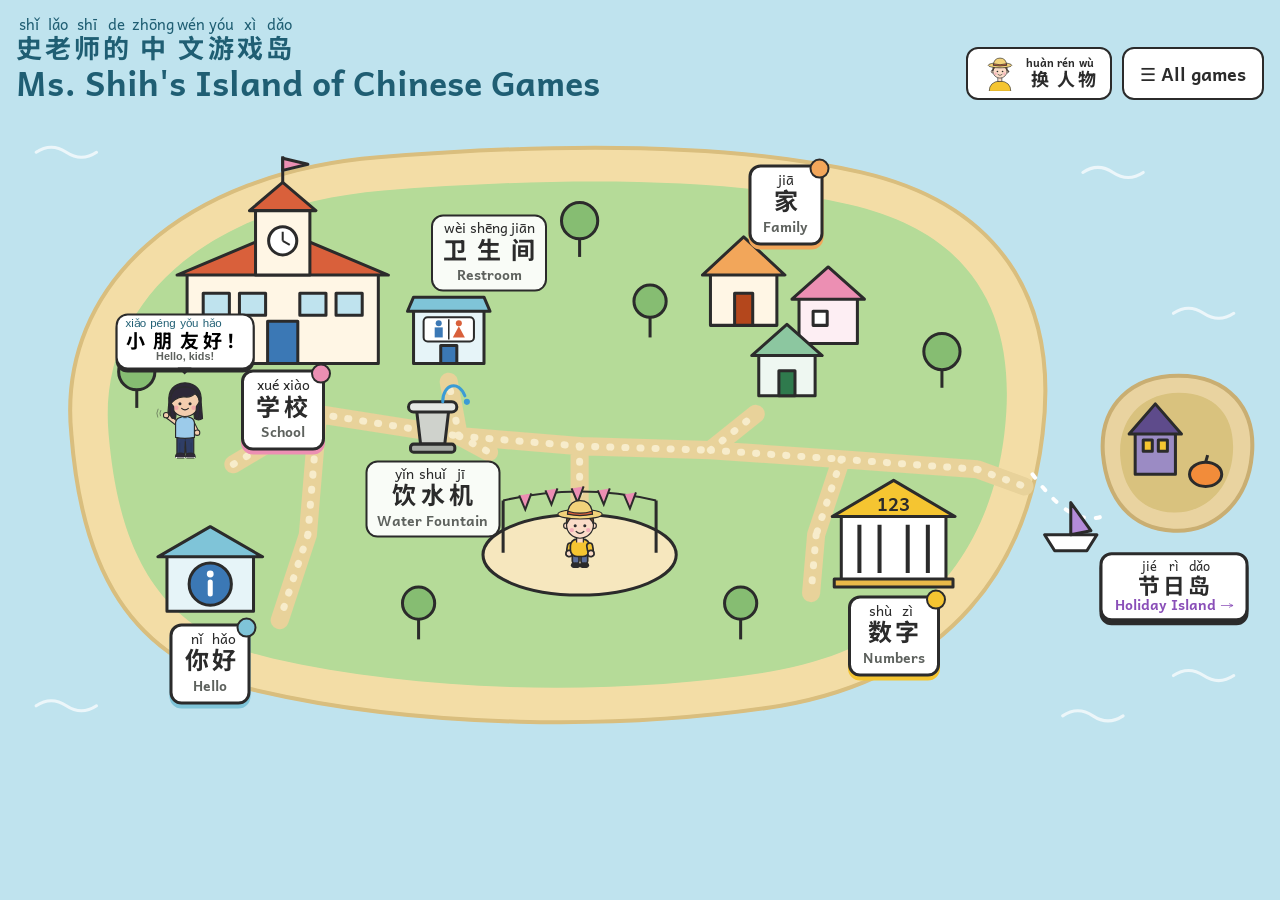
<file: index.html>
<!doctype html>
<html lang="zh-CN">
<head>
<meta charset="utf-8">
<meta name="viewport" content="width=device-width, initial-scale=1">
<script src="shared/gate.js"></script>
<title>Ms. Shih's Island of Chinese Games</title>
<link rel="preconnect" href="https://fonts.googleapis.com">
<link rel="stylesheet" href="https://fonts.googleapis.com/css2?family=Andika:wght@400;700&family=Noto+Sans+SC:wght@500;700&display=swap">
<style>
/* Layout: one big island map. Each place has a sign; tap a sign to open that place's game menu. */
:root {
  --sea: #BFE3EE;
  --sea-deep: #8CCBDD;
  --sand: #F3DDA6;
  --grass: #B5DB98;
  --grass-deep: #86BD72;
  --ink: #2B2B2B;
  --muted: #5E625E;
  --card: #FFFFFF;
  --line: #CFD2CC;
  --dad: #F2A65A; --dad-ink: #B4471C; --dad-soft: #FFF6E5;
  --mom: #EC8FB3; --mom-ink: #B23D6E; --mom-soft: #FDEEF3;
  --me: #8CC7A0;  --me-ink: #2F7A4D;  --me-soft: #EEF7F1;
  --soon: #B9BDB8;
  --f-zh: 'Noto Sans SC', 'PingFang SC', 'Microsoft YaHei', sans-serif;
  --f-latin: 'Andika', 'Trebuchet MS', system-ui, sans-serif;
}
* { box-sizing: border-box; }
[hidden] { display: none !important; }
html, body { margin: 0; min-height: 100%; }
body {
  background: var(--sea); color: var(--ink); font-family: var(--f-latin);
  padding: 16px max(16px, env(safe-area-inset-right, 0px)) 24px max(16px, env(safe-area-inset-left, 0px));
}
.wrap { max-width: 1280px; margin: 0 auto; display: flex; flex-direction: column; gap: 12px; }
.ruby { display: inline-flex; gap: 3px; align-items: flex-end; }
.ruby > span { display: flex; flex-direction: column; align-items: center; }
.ruby .py { line-height: 1.1; white-space: nowrap; }
.ruby .zh { font-family: var(--f-zh); font-weight: 700; line-height: 1.1; }

header { display: flex; align-items: flex-end; justify-content: space-between; gap: 12px; flex-wrap: wrap; }
.brand { display: flex; flex-direction: column; gap: 2px; }
.brand .en { font-size: clamp(22px, 3vw, 34px); font-weight: 700; color: #1F5E73; line-height: 1.1; }
.brand .ruby .py { font-size: 15px; color: #1F5E73; } .brand .ruby .zh { font-size: 26px; color: #1F5E73; }
.listBtn {
  font: 700 18px var(--f-latin); color: var(--ink); background: var(--card);
  border: 2px solid var(--ink); border-radius: 12px; padding: 10px 16px; cursor: pointer;
}
button:focus-visible, a:focus-visible { outline: 3px solid #1F5E73; outline-offset: 2px; }

.map { position: relative; width: 100%; aspect-ratio: var(--ar, 1000 / 620); }
.goHoliday {
  position: absolute; transform: translate(-50%, -50%); cursor: pointer; font: inherit; color: var(--ink);
  background: #FFFFFF; border: 3px solid var(--ink); border-radius: 12px; padding: 4px 12px 6px; box-shadow: 0 4px 0 var(--ink);
  display: flex; flex-direction: column; align-items: center; line-height: 1.1;
}
.goHoliday .py { font-size: clamp(9px, 1vw, 13px); } .goHoliday .zh { font-size: clamp(14px, 1.7vw, 22px); }
.goHoliday .en { font-size: clamp(10px, 1.1vw, 14px); font-weight: 700; color: #8A4FB8; white-space: nowrap; }
.goHoliday:hover { transform: translate(-50%, calc(-50% - 2px)); }
.back {
  font: 700 18px var(--f-latin); color: var(--ink); background: var(--card);
  border: 2px solid var(--ink); border-radius: 12px; padding: 10px 16px; cursor: pointer;
}
.scene { display: flex; flex-direction: column; gap: 12px; }
.scene.enter { animation: zoomIn .45s ease-out; }
@keyframes zoomIn { from { opacity: 0; transform: scale(.85); } to { opacity: 1; transform: none; } }
body.holiday { background: #CBC3E8; }
.list h3 { margin: 6px 0 -26px; font-size: 24px; color: #1F5E73; }
.list h3 + section { margin-top: 0; }
.list h3:not(:first-child) { margin-top: 18px; padding-top: 22px; border-top: 3px dashed var(--line); }
.map svg.island { position: absolute; inset: 0; width: 100%; height: 100%; }

/* a place sign on the map: tap it to see that place's games */
.spot {
  position: absolute; transform: translate(-50%, -50%); cursor: pointer; font: inherit; color: var(--ink);
  display: flex; flex-direction: column; align-items: center; gap: 1px; text-align: center;
  background: var(--card); border: 3px solid var(--ink); border-radius: 12px; padding: 4px 12px 6px;
  box-shadow: 0 4px 0 var(--c, var(--ink));
}
.spot::before {
  content: ""; position: absolute; top: -9px; right: -9px; width: 16px; height: 16px; border-radius: 50%;
  background: var(--c, var(--me)); border: 2.5px solid var(--ink); animation: bob 2.6s ease-in-out infinite;
}
.spot .py { font-size: clamp(10px, 1.1vw, 14px); } .spot .zh { font-size: clamp(15px, 1.9vw, 24px); }
.spot .en { font-size: clamp(10px, 1.1vw, 14px); font-weight: 700; color: var(--muted); }
.spot:hover { transform: translate(-50%, calc(-50% - 2px)); }
.spot.soon { cursor: default; border-style: dashed; border-color: #8B908A; box-shadow: none; background: rgba(255,255,255,.9); }
.spot.soon::before { display: none; }
.spot.soon:hover { transform: translate(-50%, -50%); }
.spot.soon .zh { color: #4A4E4A; }
.spot.label { cursor: default; box-shadow: none; border-width: 2px; padding: 3px 10px 5px; background: rgba(255,255,255,.92); }
.spot.label::before { display: none; }
.spot.label:hover { transform: translate(-50%, -50%); }
.spot .soonTag { font-size: clamp(9px, 1vw, 12px); color: var(--muted); }
@keyframes bob { 0%,100% { transform: translateY(0) } 50% { transform: translateY(-3px) } }

.overlay { position: fixed; inset: 0; background: rgba(31,94,115,.35); display: flex; align-items: center; justify-content: center; padding: 16px; z-index: 20; }
.panel {
  width: min(560px, 100%); max-height: 90vh; overflow: auto; background: var(--card); border: 3px solid var(--ink);
  border-radius: 20px; box-shadow: 0 6px 0 var(--ink); padding: 18px; display: flex; flex-direction: column; gap: 14px;
}
.panel-head { display: flex; align-items: flex-end; justify-content: space-between; gap: 12px; }
.panel-head .py { font-size: 16px; } .panel-head .zh { font-size: 34px; }
.panel-head .en { font-size: 18px; font-weight: 700; color: var(--muted); margin-left: 8px; }
.close { font: 700 22px var(--f-latin); width: 44px; height: 44px; border-radius: 50%; border: 2px solid var(--ink); background: var(--card); cursor: pointer; flex: none; }
.games { display: flex; flex-direction: column; gap: 10px; }
.game {
  display: flex; align-items: center; gap: 14px; padding: 12px 14px; border-radius: 14px;
  border: 3px solid var(--c, var(--me)); background: var(--cs, var(--me-soft)); color: var(--ink); text-decoration: none;
}
.game .ruby .py { font-size: 14px; } .game .ruby .zh { font-size: 26px; }
.game .en { font-weight: 700; font-size: 17px; }
.game small { display: block; color: var(--muted); font-size: 14px; }
.game .go { margin-left: auto; font-size: 26px; font-weight: 700; }

.list { background: var(--card); border: 3px solid var(--ink); border-radius: 20px; padding: 20px 22px 30px; display: flex; flex-direction: column; gap: 48px; }
.list section { display: flex; flex-direction: column; gap: 12px; }
.list h2 { margin: 0; display: flex; align-items: flex-end; gap: 10px; font-size: 17px; color: var(--muted); padding-bottom: 6px; border-bottom: 2px solid var(--line); }
.list h2 .ruby .zh { font-size: 26px; color: var(--ink); } .list h2 .ruby .py { font-size: 14px; }
.list .games { display: grid; grid-template-columns: repeat(auto-fill, minmax(280px, 1fr)); gap: 14px; }
/* in the list, each card puts the Chinese on top and the English under it, so nothing gets squeezed */
.list .game { display: grid; grid-template-columns: 1fr auto; column-gap: 10px; row-gap: 4px; align-items: start; }
.list .game > .ruby { grid-column: 1; }
.list .game > span:nth-child(2) { grid-column: 1; }
.list .game > .go { grid-column: 2; grid-row: 1 / span 2; align-self: center; }
.list .soonline { color: var(--muted); font-size: 15px; margin: 0; }
/* the little walker on the map */
.walker { position: absolute; width: 5.4%; transform: translate(-50%, -96%); pointer-events: none; z-index: 1; }
.walker.left .flip { transform: scaleX(-1); }
.walker .flip > svg { width: 100%; height: auto; display: block; overflow: visible; }
.walker .legL, .walker .legR, .walker .armL, .walker .armR { transform-box: fill-box; transform-origin: 50% 0; }
.walker .armL { transform: rotate(10deg); } .walker .armR { transform: rotate(-10deg); }
/* walking rhythm: quick little steps. Each step (--step) the body hops up and lands with a small squash,
   and it rocks side to side once per stride (two steps). Legs and arms swing the other way from each other. */
.walker { --step: .22s; }
.walker .bodyAll { transform-box: fill-box; transform-origin: 50% 100%; }
.walker.walking .bodyAll { animation: waddle calc(var(--step) * 2) ease-in-out infinite; }
.walker.walking .flip > svg { animation: hop var(--step) infinite; transform-origin: 50% 100%; }
.walker.walking .legL { animation: legCycle calc(var(--step) * 2) ease-in-out infinite; }
.walker.walking .legR { animation: legCycle calc(var(--step) * 2) ease-in-out infinite; animation-delay: calc(var(--step) * -1); }
.walker.walking .armL { animation: armCycle calc(var(--step) * 2) ease-in-out infinite; animation-delay: calc(var(--step) * -1); }
.walker.walking .armR { animation: armCycle calc(var(--step) * 2) ease-in-out infinite; }
@keyframes hop {
  0%   { transform: translateY(0) scale(1.06, .92); animation-timing-function: ease-out; }
  45%  { transform: translateY(-9%) scale(.97, 1.04); animation-timing-function: ease-in; }
  100% { transform: translateY(0) scale(1.06, .92); }
}
.walker .boat { display: none; } .walker.inBoat .boat { display: inline; } .walker.inBoat .legs { display: none; }
.walker.inBoat .armL, .walker.inBoat .armR { animation: none; }
.walker.inBoat .flip > svg { animation: rock .5s ease-in-out infinite alternate; transform-origin: 50% 100%; }
@keyframes rock { from { transform: rotate(-4deg); } to { transform: rotate(4deg); } }
@keyframes waddle { 0%, 100% { transform: rotate(-5deg); } 50% { transform: rotate(5deg); } }
@keyframes legCycle { 0%, 100% { transform: rotate(28deg); } 50% { transform: rotate(-28deg); } }
@keyframes armCycle { 0%, 100% { transform: rotate(-35deg); } 50% { transform: rotate(35deg); } }
@keyframes rock { from { transform: rotate(-4deg); } to { transform: rotate(4deg); } }
.spot.label { cursor: pointer; }
.whoPanel { width: min(760px, 100%); }
.whoGrid { display: grid; grid-template-columns: repeat(auto-fill, minmax(110px, 1fr)); gap: 10px; }
.whoGrid button { font: 700 15px var(--f-latin); color: var(--ink); background: var(--card); border: 3px solid var(--line); border-radius: 14px; padding: 6px; cursor: pointer; display: flex; flex-direction: column; align-items: center; gap: 2px; }
.whoGrid button svg { width: 84px; height: 84px; }
.whoGrid button[aria-pressed="true"] { border-color: #1F5E73; background: #E6F4F8; }
.whoGrid .ruby .py { font-size: 11px; } .whoGrid .ruby .zh { font-size: 17px; }
#whoBtn { display: flex; align-items: center; gap: 8px; padding: 4px 14px 6px; }
#whoBtn svg { width: 36px; height: 36px; }
#whoBtn .ruby .py { font-size: 11px; } #whoBtn .ruby .zh { font-size: 18px; }
/* Ms. Shih in front of the school, saying hello */
.npc { position: absolute; width: 5.4%; transform: translate(-50%, -100%); z-index: 1; cursor: pointer; background: none; border: 0; padding: 0; }
.npc svg { width: 100%; height: auto; display: block; }
.npc .say { position: absolute; left: 50%; bottom: 100%; transform: translate(-50%, -6px); background: #fff; border: 2.5px solid var(--ink); border-radius: 12px;
  padding: 2px 8px 4px; white-space: nowrap; display: flex; flex-direction: column; align-items: center; line-height: 1.1; box-shadow: 0 3px 0 var(--ink); }
.npc .say::after { content: ""; position: absolute; left: 50%; top: 100%; transform: translateX(-50%); border: 7px solid transparent; border-top-color: var(--ink); }
.npc .say .py { font-size: clamp(8px, .9vw, 12px); color: #1F5E73; } .npc .say .zh { font-size: clamp(12px, 1.5vw, 19px); }
.npc .say .en { font-size: clamp(8px, .85vw, 11px); font-weight: 700; color: var(--muted); }
.npc .say .ruby { gap: 4px; }
.npc.talk .say { animation: pop .3s ease-out; }
.walker .say { position: absolute; left: 50%; bottom: 100%; transform: translate(-50%, -4px); background: #fff; border: 2.5px solid var(--ink); border-radius: 12px;
  padding: 2px 8px 4px; white-space: nowrap; display: flex; flex-direction: column; align-items: center; line-height: 1.1; box-shadow: 0 3px 0 var(--ink); animation: pop .3s ease-out; }
.walker .say::after { content: ""; position: absolute; left: 50%; top: 100%; transform: translateX(-50%); border: 7px solid transparent; border-top-color: var(--ink); }
.walker .say .py { font-size: clamp(8px, .9vw, 12px); color: #1F5E73; } .walker .say .zh { font-size: clamp(12px, 1.5vw, 19px); }
.walker .say .en { font-size: clamp(8px, .85vw, 11px); font-weight: 700; color: var(--muted); }
.walker .say .ruby { gap: 4px; }
.walker.talking { z-index: 6; }
.npc.quiet .say { visibility: hidden; }
.npc.talk svg { animation: npcHop .3s ease-out; }
@keyframes pop { 0% { transform: translate(-50%, -6px) scale(.6); } 100% { transform: translate(-50%, -6px) scale(1); } }
@keyframes npcHop { 50% { transform: translateY(-8%); } }
@media (prefers-reduced-motion: reduce) { .spot::before { animation: none; } .scene.enter { animation: none; } .walker * { animation: none !important; } }
</style>
</head>
<body>
<div class="wrap">
  <header>
    <div class="brand">
      <span class="ruby" id="brandRuby"></span>
      <span class="en" id="brandEn">Ms. Shih's Island of Chinese Games</span>
    </div>
    <div style="display:flex;gap:10px;flex-wrap:wrap">
      <button class="listBtn" id="whoBtn" type="button"></button>
      <button class="listBtn" id="listBtn" type="button" aria-pressed="false">☰ All games</button>
    </div>
  </header>

  <div class="scene" id="scene-main">
  <div class="map" id="map-main" style="--ar: 1240 / 620">
    <svg class="island" viewBox="0 0 1240 620" aria-hidden="true">
      <!-- sea waves -->
      <g fill="none" stroke="#FFFFFF" stroke-width="3" stroke-linecap="round" opacity=".7">
        <path d="M20 40 q15 -10 30 0 t30 0"/><path d="M1060 60 q15 -10 30 0 t30 0"/><path d="M1150 200 q15 -10 30 0 t30 0"/>
        <path d="M20 590 q15 -10 30 0 t30 0"/><path d="M1040 600 q15 -10 30 0 t30 0"/><path d="M1150 560 q15 -10 30 0 t30 0"/>
      </g>
      <!-- big main island: sand ring + grass -->
      <path d="M55 320 C40 170 170 60 360 45 C520 32 700 28 840 60 C990 95 1035 200 1020 320 C1005 450 930 560 760 590 C600 615 400 612 240 575 C110 545 65 450 55 320 Z" fill="#F3DDA6" stroke="#D9BE7E" stroke-width="4"/>
      <path d="M92 320 C80 185 195 92 365 78 C520 66 695 62 828 92 C960 122 995 212 982 320 C968 435 900 530 750 556 C600 580 410 578 255 543 C140 517 102 435 92 320 Z" fill="#B5DB98"/>
      <g id="roads-main"></g>

      <!-- school (top-left): red roof, clock tower, flag -->
      <g stroke="#2B2B2B" stroke-width="3" stroke-linejoin="round">
        <rect x="170" y="160" width="190" height="90" fill="#FFF6E5"/>
        <path d="M160 162 L265 118 L370 162 Z" fill="#D9603B"/>
        <rect x="238" y="96" width="54" height="66" fill="#FFF6E5"/>
        <path d="M232 98 L265 70 L298 98 Z" fill="#D9603B"/>
        <circle cx="265" cy="128" r="14" fill="#FFFFFF"/><path d="M265 128 L265 119 M265 128 L272 132" stroke-width="2"/>
        <path d="M265 70 L265 44" /><path d="M265 46 L290 52 L265 58 Z" fill="#EC8FB3"/>
        <rect x="186" y="180" width="26" height="22" fill="#BFE3EE"/><rect x="222" y="180" width="26" height="22" fill="#BFE3EE"/>
        <rect x="282" y="180" width="26" height="22" fill="#BFE3EE"/><rect x="318" y="180" width="26" height="22" fill="#BFE3EE"/>
        <rect x="250" y="208" width="30" height="42" fill="#3B78B5"/>
      </g>
      <!-- restroom (next to the school) -->
      <g stroke="#2B2B2B" stroke-width="3" stroke-linejoin="round">
        <rect x="395" y="196" width="70" height="54" fill="#E6F4F8"/>
        <path d="M389 198 L471 198 L465 184 L395 184 Z" fill="#7FC4D8"/>
        <rect x="405" y="204" width="50" height="24" rx="4" fill="#FFFFFF" stroke-width="2"/>
        <circle cx="420" cy="210" r="3" fill="#3B78B5" stroke="none"/><path d="M416 214 h8 v10 h-8 Z" fill="#3B78B5" stroke="none"/>
        <circle cx="440" cy="210" r="3" fill="#D9603B" stroke="none"/><path d="M440 213 l6 11 h-12 Z" fill="#D9603B" stroke="none"/>
        <path d="M430 206 L430 226" stroke-width="1.5"/>
        <rect x="422" y="232" width="16" height="18" fill="#3B78B5"/>
      </g>
      <!-- water fountain (in front of the school) -->
      <g stroke="#2B2B2B" stroke-width="3" stroke-linejoin="round" stroke-linecap="round">
        <path d="M402 330 L398 296 L430 296 L426 330 Z" fill="#CFD2CC"/>
        <rect x="390" y="288" width="48" height="10" rx="5" fill="#E6E8E4"/>
        <path d="M424 288 C424 270 440 266 446 282" fill="none" stroke="#3B9BD5" stroke-width="3"/>
        <circle cx="448" cy="288" r="3" fill="#3B9BD5" stroke="none"/>
        <rect x="392" y="330" width="44" height="8" rx="3" fill="#A8ACA6"/>
      </g>

      <!-- homes (top-right) -->
      <g stroke="#2B2B2B" stroke-width="3" stroke-linejoin="round">
        <rect x="690" y="160" width="66" height="52" fill="#FFF6E5"/><path d="M682 162 L723 124 L764 162 Z" fill="#F2A65A"/><rect x="714" y="180" width="18" height="32" fill="#B4471C"/>
        <rect x="778" y="184" width="58" height="46" fill="#FDEEF3"/><path d="M771 186 L807 154 L843 186 Z" fill="#EC8FB3"/><rect x="792" y="198" width="14" height="14" fill="#FFFFFF"/>
        <rect x="738" y="240" width="56" height="42" fill="#EEF7F1"/><path d="M731 242 L766 211 L801 242 Z" fill="#8CC7A0"/><rect x="758" y="257" width="16" height="25" fill="#2F7A4D"/>
      </g>

      <!-- visitor center (bottom-left, by the shore): big i -->
      <g stroke="#2B2B2B" stroke-width="3" stroke-linejoin="round">
        <rect x="150" y="440" width="86" height="56" fill="#E6F4F8"/>
        <path d="M141 442 L193 412 L245 442 Z" fill="#7FC4D8"/>
        <circle cx="193" cy="469" r="21" fill="#3B78B5"/>
        <path d="M193 467 L193 479" stroke="#FFFFFF" stroke-width="5" stroke-linecap="round"/><circle cx="193" cy="459" r="3.4" fill="#FFFFFF" stroke="none"/>
      </g>

      <!-- plaza (middle): round square with flags -->
      <g stroke="#2B2B2B" stroke-width="3">
        <ellipse cx="560" cy="440" rx="96" ry="40" fill="#F6E7BE"/>
        <path d="M484 438 L484 386 M636 438 L636 386"/>
        <path d="M484 386 Q560 368 636 386" fill="none" stroke-width="2"/>
        <path d="M500 381 l6 14 l6 -16 M526 376 l6 14 l6 -16 M552 374 l6 14 l6 -16 M578 376 l6 14 l6 -16 M604 380 l6 14 l6 -16" fill="#EC8FB3" stroke-width="2"/>
      </g>

      <!-- bank (bottom-right): columns, 123 on the roof -->
      <g stroke="#2B2B2B" stroke-width="3" stroke-linejoin="round">
        <rect x="820" y="400" width="104" height="66" fill="#FFFFFF"/>
        <path d="M811 402 L872 366 L933 402 Z" fill="#F5C531"/>
        <path d="M838 410 L838 458 M858 410 L858 458 M886 410 L886 458 M906 410 L906 458" stroke-width="4"/>
        <rect x="813" y="464" width="118" height="8" fill="#E9B949"/>
      </g>
      <text x="872" y="396" text-anchor="middle" font-family="Andika, sans-serif" font-weight="700" font-size="18" fill="#2B2B2B">123</text>

      <!-- trees -->
      <g stroke="#2B2B2B" stroke-width="3">
        <path d="M120 270 L120 294"/><circle cx="120" cy="258" r="18" fill="#86BD72"/>
        <path d="M560 120 L560 144"/><circle cx="560" cy="108" r="18" fill="#86BD72"/>
        <path d="M630 200 L630 224"/><circle cx="630" cy="188" r="16" fill="#86BD72"/>
        <path d="M920 250 L920 274"/><circle cx="920" cy="238" r="18" fill="#86BD72"/>
        <path d="M400 500 L400 524"/><circle cx="400" cy="488" r="16" fill="#86BD72"/>
        <path d="M720 500 L720 524"/><circle cx="720" cy="488" r="16" fill="#86BD72"/>
      </g>

      <!-- boat route to the holiday island -->
      <path d="M1010 360 C1040 400 1060 410 1085 400" fill="none" stroke="#FFFFFF" stroke-width="4" stroke-dasharray="4 12" stroke-linecap="round"/>
      <g id="boat-main" stroke="#2B2B2B" stroke-width="3" stroke-linejoin="round">
        <path d="M1022 420 L1074 420 L1064 436 L1032 436 Z" fill="#FFFFFF"/>
        <path d="M1048 420 L1048 388 L1068 416 Z" fill="#B48BD9"/>
      </g>
      <!-- holiday island (small, far right) -->
      <path d="M1080 340 C1076 290 1110 262 1155 262 C1205 262 1232 295 1228 340 C1224 390 1188 418 1150 416 C1108 414 1084 385 1080 340 Z" fill="#E9D3A0" stroke="#C9AE72" stroke-width="4"/>
      <path d="M1097 340 C1096 300 1124 279 1155 279 C1194 279 1212 305 1209 340 C1206 378 1178 399 1150 398 C1117 397 1099 374 1097 340 Z" fill="#D9C27E"/>
      <g stroke="#2B2B2B" stroke-width="3" stroke-linejoin="round">
        <path d="M1112 360 L1112 318 L1132 298 L1152 318 L1152 360 Z" fill="#9B8BC4"/>
        <path d="M1106 320 L1132 290 L1158 320 Z" fill="#5E4B8B"/>
        <rect x="1120" y="326" width="9" height="11" fill="#F5C531"/><rect x="1135" y="326" width="9" height="11" fill="#F5C531"/>
        <ellipse cx="1182" cy="360" rx="16" ry="12" fill="#F28C3A"/><path d="M1182 348 L1184 341"/>
      </g>
    </svg>
    <button class="goHoliday" id="goHoliday" type="button" style="left: 92.8%; top: 76%"><span class="ruby" id="goHolidayRuby"></span><span class="en">Holiday Island →</span></button>
  </div>
</div>

<div class="scene" id="scene-holiday" hidden>
  <div class="map" id="map-holiday" style="--ar: 1240 / 620">
    <svg class="island" viewBox="0 0 1240 620" aria-hidden="true">
      <!-- small main island (left), boat route back -->
      <path d="M20 420 C15 360 60 325 115 325 C175 325 205 365 200 420 C195 480 150 515 105 512 C55 510 25 475 20 420 Z" fill="#F3DDA6" stroke="#D9BE7E" stroke-width="4"/>
      <path d="M40 420 C38 372 72 345 115 345 C162 345 183 377 179 420 C175 466 140 492 105 490 C67 488 42 462 40 420 Z" fill="#B5DB98"/>
      <g stroke="#2B2B2B" stroke-width="3" stroke-linejoin="round">
        <rect x="70" y="392" width="34" height="28" fill="#FFF6E5"/><path d="M64 394 L87 372 L110 394 Z" fill="#F2A65A"/>
        <rect x="118" y="404" width="30" height="24" fill="#FDEEF3"/><path d="M113 406 L133 388 L153 406 Z" fill="#EC8FB3"/>
        <path d="M100 455 L100 470"/><circle cx="100" cy="448" r="10" fill="#86BD72"/>
      </g>
      <path d="M205 440 C260 480 310 480 375 430" fill="none" stroke="#FFFFFF" stroke-width="4" stroke-dasharray="4 12" stroke-linecap="round"/>
      <g id="boat-holiday" stroke="#2B2B2B" stroke-width="3" stroke-linejoin="round">
        <path d="M262 470 L322 470 L310 488 L274 488 Z" fill="#FFFFFF"/>
        <path d="M292 470 L292 432 L316 466 Z" fill="#F2A65A"/>
      </g>
      <g transform="translate(240 0)">
      <g fill="none" stroke="#FFFFFF" stroke-width="3" stroke-linecap="round" opacity=".7">
        <path d="M40 80 q15 -10 30 0 t30 0"/><path d="M880 70 q15 -10 30 0 t30 0"/><path d="M70 540 q15 -10 30 0 t30 0"/><path d="M880 550 q15 -10 30 0 t30 0"/>
      </g>
      <path d="M140 310 C130 200 240 120 380 105 C520 90 640 85 750 125 C870 170 905 260 885 360 C865 465 760 535 610 550 C465 565 320 555 225 495 C165 455 148 385 140 310 Z" fill="#E9D3A0" stroke="#C9AE72" stroke-width="4"/>
      <path d="M178 310 C172 215 265 150 385 138 C515 125 632 120 735 155 C840 192 865 268 848 352 C830 445 740 502 605 514 C472 527 340 518 255 466 C205 434 184 372 178 310 Z" fill="#D9C27E"/>
      <g id="roads-holiday" transform="translate(-240 0)"></g>
      <!-- haunted house (left) -->
      <g stroke="#2B2B2B" stroke-width="3" stroke-linejoin="round">
        <path d="M250 330 L252 230 L300 186 L350 232 L348 330 Z" fill="#9B8BC4"/>
        <path d="M240 236 L300 170 L362 238 Z" fill="#5E4B8B"/>
        <path d="M318 196 L320 150 L346 150 L344 214" fill="#5E4B8B"/>
        <rect x="266" y="248" width="20" height="22" fill="#F5C531"/><rect x="314" y="248" width="20" height="22" fill="#F5C531"/>
        <path d="M288 330 L288 292 Q300 280 312 292 L312 330" fill="#3E3260"/>
        <path d="M276 250 L276 270 M266 259 L286 259 M324 250 L324 270 M314 259 L334 259" stroke-width="2"/>
        <path d="M380 180 q8 -8 16 0 q8 -8 16 0" fill="none" stroke-width="2.5"/><path d="M200 210 q7 -7 14 0 q7 -7 14 0" fill="none" stroke-width="2.5"/>
        <ellipse cx="380" cy="320" rx="22" ry="17" fill="#F28C3A"/><path d="M380 303 L383 294" />
        <path d="M372 318 l4 -5 l4 5 M384 318 l4 -5 l4 5 M372 326 q8 6 16 0" fill="none" stroke-width="2"/>
      </g>
      <!-- Thanksgiving market (right): stalls with pumpkins, corn and pies -->
      <g stroke="#2B2B2B" stroke-width="3" stroke-linejoin="round">
        <rect x="610" y="262" width="96" height="58" fill="#FFFFFF"/>
        <path d="M600 262 L716 262 L706 236 L610 236 Z" fill="#D9603B"/>
        <path d="M626 236 L622 262 M646 236 L644 262 M666 236 L666 262 M686 236 L688 262" stroke="#FFFFFF" stroke-width="5"/>
        <path d="M600 262 L716 262 L706 236 L610 236 Z" fill="none"/>
        <rect x="604" y="296" width="108" height="10" fill="#C98A4A"/>
        <ellipse cx="628" cy="290" rx="13" ry="10" fill="#F28C3A"/><path d="M628 280 L630 274" stroke-width="2.5"/>
        <ellipse cx="652" cy="290" rx="11" ry="9" fill="#F5A04A"/>
        <ellipse cx="684" cy="291" rx="6" ry="12" transform="rotate(20 684 291)" fill="#F5C531"/>
        <rect x="724" y="276" width="86" height="48" fill="#FFFFFF"/>
        <path d="M714 276 L820 276 L810 252 L724 252 Z" fill="#F5C531"/>
        <path d="M740 252 L736 276 M758 252 L756 276 M776 252 L776 276 M794 252 L796 276" stroke="#FFFFFF" stroke-width="5"/>
        <path d="M714 276 L820 276 L810 252 L724 252 Z" fill="none"/>
        <rect x="718" y="304" width="98" height="10" fill="#C98A4A"/>
        <path d="M736 302 a14 9 0 0 1 28 0 Z" fill="#E9A15A"/><path d="M740 298 l20 0" stroke-width="1.5"/>
        <path d="M772 302 a14 9 0 0 1 28 0 Z" fill="#B4471C"/>
        <ellipse cx="840" cy="318" rx="16" ry="12" fill="#F28C3A"/><ellipse cx="590" cy="322" rx="13" ry="10" fill="#F5A04A"/>
      </g>
      <!-- autumn trees -->
      <g stroke="#2B2B2B" stroke-width="3">
        <path d="M470 190 L470 214"/><circle cx="470" cy="178" r="17" fill="#F2A65A"/>
        <path d="M540 450 L540 474"/><circle cx="540" cy="438" r="17" fill="#D9603B"/>
        <path d="M230 420 L230 444"/><circle cx="230" cy="408" r="17" fill="#E9B949"/>
        <path d="M800 420 L800 444"/><circle cx="800" cy="408" r="17" fill="#F2A65A"/>
      </g>
      </g>
    </svg>
    <button class="goHoliday" id="goMain" type="button" style="left: 8.6%; top: 88%"><span class="ruby" id="goMainRuby"></span><span class="en" style="color:#2F7A4D">← Back to Main Island</span></button>
  </div>
</div>

  <div class="list" id="list" hidden></div>
</div>

<div class="overlay" id="whoOverlay" hidden>
  <div class="panel whoPanel" role="dialog" aria-modal="true" aria-labelledby="whoTitle">
    <div class="panel-head">
      <div id="whoTitle"></div>
      <button class="close" id="whoClose" type="button" aria-label="Close">✕</button>
    </div>
    <div class="whoGrid" id="whoGrid"></div>
  </div>
</div>

<div class="overlay" id="overlay" hidden>
  <div class="panel" role="dialog" aria-modal="true" aria-labelledby="panelTitle">
    <div class="panel-head">
      <div id="panelTitle"></div>
      <button class="close" id="closeBtn" type="button" aria-label="Close">✕</button>
    </div>
    <div class="games" id="panelGames"></div>
  </div>
</div>

<script src="island.js"></script>
<script src="shared/kids.js"></script>
<script src="shared/shih.js"></script>
<script>
const ISLANDS = window.ISLANDS;
const COLORS = {
  me: ['#8CC7A0', '#EEF7F1'], dad: ['#F2A65A', '#FFF6E5'], mom: ['#EC8FB3', '#FDEEF3'],
  sea: ['#7FC4D8', '#E6F4F8'], sun: ['#F5C531', '#FFF6D6'], night: ['#9B8BC4', '#EFEAF8']
};

function rubyHTML(zh, py) {
  const syl = String(py || '').replace(/[.,?!;:，。？！、\/／]/g, ' ').trim().split(/\s+/).filter(Boolean);
  let k = 0;
  return Array.from(zh).map(c => {
    const p = /[\u3400-\u9fff]/.test(c) ? (syl[k++] || '') : '';
    return `<span><span class="py">${p || '&nbsp;'}</span><span class="zh">${c}</span></span>`;
  }).join('');
}

const overlay = document.getElementById('overlay');
const panelTitle = document.getElementById('panelTitle');
const panelGames = document.getElementById('panelGames');
let lastFocus = null;

function gameCards(t) {
  const [c, cs] = COLORS[t.color] || COLORS.me;
  return t.games.map(g => `<a class="game" href="${g.href}" style="--c:${c};--cs:${cs}">
      <span class="ruby">${rubyHTML(g.zh, g.py)}</span>
      <span><span class="en">${g.en}</span><small>${g.note || ''}</small></span>
      <span class="go" aria-hidden="true">→</span></a>`).join('');
}

Object.entries(ISLANDS).forEach(([id, I]) => {
  const map = document.getElementById('map-' + id);
  const X = v => (v / I.width * 100) + '%', Y = v => (v / 620 * 100) + '%';
  I.places.forEach(P => {
    if (P.labelOnly) {   // just a name sign on the map (a vocabulary word), no games
      const d = document.createElement('div');
      d.className = 'spot label';
      d.style.left = X(P.x); d.style.top = Y(P.y);
      d.innerHTML = `<span class="ruby">${rubyHTML(P.zh, P.py)}</span><span class="en">${P.en}</span>`;
      d.addEventListener('click', () => goTo(id, P, null));   // the walker just walks there
      map.appendChild(d);
      return;
    }
    const b = document.createElement('button');
    b.type = 'button';
    const soon = !P.games.length;
    b.className = 'spot' + (soon ? ' soon' : '');
    b.style.left = X(P.x); b.style.top = Y(P.y);
    b.style.setProperty('--c', (COLORS[P.color] || COLORS.me)[0]);
    b.innerHTML = `<span class="ruby">${rubyHTML(P.zh, P.py)}</span><span class="en">${P.en}</span>` + (soon ? '<span class="soonTag">Coming soon</span>' : '');
    b.setAttribute('aria-label', `${P.zh} ${P.en}${soon ? ' (coming soon)' : ''}`);
    if (soon) b.setAttribute('aria-disabled', 'true');
    b.addEventListener('click', () => goTo(id, P, soon ? null : b));
    map.appendChild(b);
  });
});

function openTopic(T, from) {
  lastFocus = from;
  panelTitle.innerHTML = `<span class="ruby">${rubyHTML(T.zh, T.py)}</span><span class="en">${T.en}</span>`;
  panelGames.innerHTML = gameCards(T);
  overlay.hidden = false;
  document.getElementById('closeBtn').focus();
}
function closePanel() { overlay.hidden = true; if (lastFocus) lastFocus.focus(); }
document.getElementById('closeBtn').addEventListener('click', closePanel);
overlay.addEventListener('click', e => { if (e.target === overlay) closePanel(); });
document.addEventListener('keydown', e => { if (e.key === 'Escape' && !overlay.hidden) closePanel(); });

// switching islands (#holiday opens the holiday island directly)
const brandRuby = document.getElementById('brandRuby'), brandEn = document.getElementById('brandEn');
document.getElementById('goHolidayRuby').innerHTML = rubyHTML('节日岛', 'jié rì dǎo');
let current = 'main';
function showIsland(id, animate) {
  current = id;
  const I = ISLANDS[id];
  brandRuby.innerHTML = rubyHTML(I.zh, I.py);
  brandEn.textContent = I.en;
  Object.keys(ISLANDS).forEach(k => {
    const sc = document.getElementById('scene-' + k);
    sc.hidden = (k !== id) || !list.hidden;
    sc.classList.remove('enter');
    if (k === id && animate) { void sc.offsetWidth; sc.classList.add('enter'); }
  });
  document.body.classList.toggle('holiday', id === 'holiday');
  try { history.replaceState(null, '', id === 'main' ? location.pathname : '#holiday'); } catch (e) {}
}
document.getElementById('goHoliday').addEventListener('click', () => sail('holiday'));
document.getElementById('goMainRuby').innerHTML = rubyHTML('回主岛', 'huí zhǔ dǎo');
document.getElementById('goMain').addEventListener('click', () => sail('main'));

// list view: every topic and its games, for a quick pick in class
const list = document.getElementById('list');
const listBtn = document.getElementById('listBtn');
list.innerHTML = Object.values(ISLANDS).map(I => `<h3>${I.en}</h3>` + I.places.filter(T => !T.labelOnly).map(T => `<section>
    <h2><span class="ruby">${rubyHTML(T.zh, T.py)}</span> ${T.en}</h2>
    ${T.games.length ? `<div class="games">${gameCards(T)}</div>` : '<p class="soonline">Coming soon</p>'}
  </section>`).join('')).join('');
listBtn.addEventListener('click', () => {
  const showList = list.hidden;
  list.hidden = !showList;
  listBtn.setAttribute('aria-pressed', String(showList));
  listBtn.textContent = showList ? '🏝 Island map' : '☰ All games';
  showIsland(current, false);
});


// ===================================================================
// 小人：在岛上沿着小路走到每个地点；去节日岛会坐船
// 路线图：nodes 是地图上的点（地图宽 1240、高 620），edges 是小路
// places：牌子的中文 → 小人要站的点
// ===================================================================
const WALK = {
  main: {
    nodes: {
      A: [300, 300], B: [440, 322], C: [560, 332], D: [690, 336], E: [820, 345], G: [955, 355], Bk: [795, 420], F: [290, 420],
      school: [216, 350], restroom: [430, 268], fountain: [470, 338], plaza: [560, 452], home: [735, 300],
      visitor: [262, 505], bank: [790, 478], dock: [1002, 372]
    },
    edges: [['school', 'A'], ['A', 'B'], ['B', 'restroom'], ['B', 'fountain'], ['B', 'C'], ['C', 'plaza'], ['C', 'D'], ['D', 'home'],
            ['D', 'E'], ['E', 'Bk'], ['Bk', 'bank'], ['E', 'G'], ['G', 'dock'], ['A', 'F'], ['F', 'visitor']],
    places: { '家': 'home', '学校': 'school', '卫生间': 'restroom', '饮水机': 'fountain', '你好': 'visitor', '数字': 'bank' },
    start: 'plaza', dock: 'dock',
    boatOut: [[1002, 372], [1040, 406], [1084, 402]], boatIn: [[1084, 402], [1040, 406], [1002, 372]]
  },
  holiday: {
    nodes: { dock: [410, 440], h1: [480, 398], haunted: [560, 352], h2: [720, 350], market: [880, 346] },
    edges: [['dock', 'h1'], ['h1', 'haunted'], ['haunted', 'h2'], ['h2', 'market']],
    places: { '鬼屋': 'haunted', '感恩节市场': 'market' },
    start: 'dock', dock: 'dock',
    boatOut: [[410, 440], [330, 470], [246, 462]], boatIn: [[246, 462], [330, 470], [410, 440]]
  }
};
const REDUCE = window.matchMedia && matchMedia('(prefers-reduced-motion: reduce)').matches;
const store = { get: (k, d) => { try { const v = localStorage.getItem('shih:' + k); return v === null ? d : JSON.parse(v); } catch (e) { return d; } },
                set: (k, v) => { try { localStorage.setItem('shih:' + k, JSON.stringify(v)); } catch (e) {} } };

// draw the little roads from the route map
Object.entries(WALK).forEach(([id, W]) => {
  const g = document.getElementById('roads-' + id);
  if (!g) return;
  const d = W.edges.map(([a, b]) => `M${W.nodes[a][0]} ${W.nodes[a][1]} L${W.nodes[b][0]} ${W.nodes[b][1]}`).join(' ');
  g.innerHTML = `<path d="${d}" fill="none" stroke="${id === 'main' ? '#E8D29A' : '#C9AE72'}" stroke-width="18" stroke-linecap="round" stroke-linejoin="round"/>` +
    `<path d="${d}" fill="none" stroke="${id === 'main' ? '#F7ECCB' : '#E9D3A0'}" stroke-width="7" stroke-dasharray="1 14" stroke-linecap="round"/>`;
});

// who is walking: the island kid (default) or one of the 16 kids
const MASCOT = { id: 'mascot', first: 'Island Kid', zh: '小岛主', py: 'xiǎo dǎo zhǔ', skin: 'light', hair: 'short', hairColor: 'brown', shirt: '#F5C531', hat: true };
const PEOPLE = [MASCOT].concat((window.ART && ART.people) || []);
const who = () => PEOPLE.find(p => (p.id || p.first) === store.get('avatar', 'mascot')) || MASCOT;
const hat = '<g stroke="#2B2B2B" stroke-width="2.5" stroke-linejoin="round"><ellipse cx="70" cy="40" rx="46" ry="10" fill="#F2D27A"/>' +
  '<path d="M44 40 Q46 12 70 12 Q94 12 96 40 Z" fill="#F2D27A"/><path d="M45 34 Q70 42 95 34 L96 40 Q70 46 44 40 Z" fill="#D9603B"/></g>';
function face(p, state) {
  if (!window.ART) return '';
  const inner = ART.kid(p, state).replace(/^<svg[^>]*>/, '').replace(/<\/svg>$/, '');
  return inner + (p.hat ? hat : '');
}
function portrait(p) { return `<svg viewBox="0 0 140 140" aria-hidden="true">${face(p, 'good')}</svg>`; }
// a little chibi person: a big head (from the kid pictures), a small round body, tiny arms and stubby legs
function walkerSVG(p, state) {
  const skin = { light: '#FBDCC8', asian: '#F6D9B5', tan: '#C98E62' }[p.skin] || '#FBDCC8';
  const sw = 'stroke="#2B2B2B" stroke-width="3.5" stroke-linejoin="round"';
  const arm = cls => `<g class="${cls}"><rect x="-6" y="0" width="12" height="20" rx="6" fill="${p.shirt}" ${sw}/><circle cx="0" cy="22" r="6.5" fill="${skin}" ${sw}/></g>`;
  const leg = (cls, x) => `<g class="${cls}"><rect x="${x}" y="122" width="14" height="22" rx="7" fill="#5B6E9A" ${sw}/><ellipse cx="${x + 7}" cy="146" rx="10" ry="6" fill="#2B2B2B"/></g>`;
  return `<svg viewBox="0 0 140 156" aria-hidden="true"><g class="bodyAll">` +
    `<defs><clipPath id="headClip"><rect x="0" y="0" width="140" height="99"/></clipPath></defs>` +
    `<g class="legs">${leg('legL', 54)}${leg('legR', 72)}</g>` +
    `<g transform="translate(51 100)">${arm('armL')}</g>` +
    `<rect x="50" y="92" width="40" height="36" rx="14" fill="${p.shirt}" ${sw}/>` +
    `<g clip-path="url(#headClip)"><svg x="0" y="0" width="140" height="140" viewBox="0 0 140 140" overflow="visible">${face(p, 'good')}</svg></g>` +
    `<g transform="translate(89 100)">${arm('armR' + (state === 'wave' ? ' up' : ''))}</g>` +
    `<g class="boat" stroke="#2B2B2B" stroke-width="3.5" stroke-linejoin="round"><path d="M8 118 L132 118 L116 152 L24 152 Z" fill="#FFFFFF"/><path d="M18 130 L122 130" stroke="#7FC4D8" stroke-width="4"/></g>` +
    `</g></svg>`;
}

const walker = document.createElement('div');
walker.className = 'walker';
walker.innerHTML = '<div class="flip"></div>';
const flip = walker.firstChild;
function paintWalker(state) { flip.innerHTML = walkerSVG(who(), state || 'good'); }
paintWalker();
let pos = store.get('walker', null);          // { island, node }
function put(island, xy) {
  const map = document.getElementById('map-' + island);
  if (walker.parentNode !== map) map.insertBefore(walker, map.querySelector('svg.island').nextSibling);
  walker.style.left = (xy[0] / 1240 * 100) + '%';
  walker.style.top = (xy[1] / 620 * 100) + '%';
}
function placeAt(island, node) {
  const W = WALK[island];
  if (!W.nodes[node]) node = W.start;
  pos = { island, node };
  store.set('walker', pos);
  put(island, W.nodes[node]);
}
// shortest way along the roads
function route(W, from, to) {
  const prev = { [from]: null }, q = [from];
  while (q.length) {
    const n = q.shift();
    if (n === to) break;
    W.edges.forEach(([a, b]) => {
      const m = a === n ? b : b === n ? a : null;
      if (m && !(m in prev)) { prev[m] = n; q.push(m); }
    });
  }
  if (!(to in prev)) return [W.nodes[to]];
  const out = [];
  for (let n = to; n !== null; n = prev[n]) out.unshift(W.nodes[n]);
  return out;
}
// move along a list of points; when it's done, call done()
let anim = null;
function move(island, pts, done, opts) {
  opts = opts || {};
  stop();
  if (REDUCE || pts.length < 2) { put(island, pts[pts.length - 1]); done && done(); return; }
  const segs = [];
  let total = 0;
  for (let i = 1; i < pts.length; i++) { const l = Math.hypot(pts[i][0] - pts[i - 1][0], pts[i][1] - pts[i - 1][1]); segs.push(l); total += l; }
  const ms = Math.min(opts.max || 2600, Math.max(opts.min || 600, total / (opts.speed || 0.22)));
  // little quick steps: each step covers about 26 map units (faster walk = quicker steps)
  const v = total / ms * 1000;
  walker.style.setProperty('--step', Math.max(0.15, Math.min(0.26, 26 / v)).toFixed(3) + 's');
  // start gently and slow down at the end
  const ramp = Math.min(0.18, 160 / ms);
  const ease = t => t < ramp ? t * t / (2 * ramp * (1 - ramp)) : t > 1 - ramp ? 1 - (1 - t) * (1 - t) / (2 * ramp * (1 - ramp)) : (t - ramp / 2) / (1 - ramp);
  walker.classList.add(opts.boat ? 'inBoat' : 'walking');
  const t0 = performance.now();
  anim = { done, island, end: pts[pts.length - 1], raf: 0 };
  const step = now => {
    let d = ease(Math.min(1, (now - t0) / ms)) * total, i = 0;
    while (i < segs.length - 1 && d > segs[i]) { d -= segs[i]; i++; }
    const k = segs[i] ? Math.min(1, d / segs[i]) : 1, a = pts[i], b = pts[i + 1];
    walker.classList.toggle('left', b[0] < a[0] - 1 || (walker.classList.contains('left') && Math.abs(b[0] - a[0]) <= 1));
    put(island, [a[0] + (b[0] - a[0]) * k, a[1] + (b[1] - a[1]) * k]);
    if (now - t0 < ms) anim.raf = requestAnimationFrame(step);
    else { const cb = anim.done; anim = null; walker.classList.remove('walking'); if (!opts.keepBoat) walker.classList.remove('inBoat'); cb && cb(); }
  };
  anim.raf = requestAnimationFrame(step);
}
function stop() { if (anim) { cancelAnimationFrame(anim.raf); anim = null; } walker.classList.remove('walking', 'inBoat'); }
function wave() {
  if (REDUCE) return;
  paintWalker('wave');
  clearTimeout(wave.t); wave.t = setTimeout(() => paintWalker(), 900);
}
// tap a sign: walk there, then open the menu. Tap again while walking: jump there right away.
let trip = 0;
function goTo(island, P, btn) {
  const W = WALK[island], node = W.places[P.zh];
  const open = () => { if (btn) openTopic(P, btn); };
  if (!node) { open(); return; }
  const busy = !!anim;
  const my = ++trip;
  if (busy || !pos || pos.island !== island) { stop(); placeAt(island, node); open(); return; }
  if (pos.node === node) { wave(); open(); return; }
  move(island, route(W, pos.node, node), () => {
    if (my !== trip) return;
    placeAt(island, node);
    if (island === 'main' && node === 'school' && npcHello) { greetTeacher(my, open); return; }
    const line = SAY_AT[island + ':' + node];
    if (line) { kidSays(line, my); }
    wave(); setTimeout(() => { if (my === trip) open(); }, REDUCE ? 0 : 350);
  });
}
// things the kid says when arriving somewhere (island:place → [Chinese, pinyin, English])
const SAY_AT = {
  'main:fountain': ['我很渴！', 'wǒ hěn kě!', "I'm thirsty!"]
};
function kidSays(line, my) {
  walker.querySelectorAll('.say').forEach(x => x.remove());
  const bub = document.createElement('span');
  bub.className = 'say';
  bub.innerHTML = `<span class="ruby">${rubyHTML(line[0], line[1])}</span><span class="en">${line[2]}</span>`;
  walker.appendChild(bub);
  walker.classList.add('talking');
  sayZh(line[0]);
  setTimeout(() => { bub.remove(); walker.classList.remove('talking'); }, 2200);
}
// at the school: the kid says 老师好！ and Ms. Shih answers 小朋友好！
function greetTeacher(my, open) {
  walker.classList.add('left');                    // face Ms. Shih
  paintWalker('wave');
  const bub = document.createElement('span');
  bub.className = 'say';
  bub.innerHTML = `<span class="ruby">${rubyHTML('老师好！', 'lǎo shī hǎo!')}</span><span class="en">Hello, teacher!</span>`;
  walker.appendChild(bub);
  walker.classList.add('talking');
  npcHello.quiet(true);                            // one speech bubble at a time
  const end = () => { bub.remove(); walker.classList.remove('talking'); npcHello.quiet(false); paintWalker(); };
  sayZh('老师好！', () => {
    if (my !== trip) { end(); return; }
    bub.remove(); walker.classList.remove('talking'); paintWalker();
    npcHello(() => { end(); if (my === trip) open(); });
  });
}
// the boat: walk to the dock, sail over, and step off on the other island
function sail(to) {
  const from = to === 'holiday' ? 'main' : 'holiday';
  const my = ++trip;
  const boats = { main: document.getElementById('boat-main'), holiday: document.getElementById('boat-holiday') };
  const arrive = () => { Object.values(boats).forEach(b => b && (b.style.visibility = '')); placeAt(to, WALK[to].dock); wave(); };
  if (anim || REDUCE || !pos || pos.island !== from) { stop(); showIsland(to, true); arrive(); return; }
  const W = WALK[from], T = WALK[to];
  move(from, route(W, pos.node, W.dock), () => {
    if (my !== trip) return;
    boats[from] && (boats[from].style.visibility = 'hidden');
    move(from, W.boatOut, () => {
      if (my !== trip) return;
      showIsland(to, true);
      boats[from] && (boats[from].style.visibility = '');
      boats[to] && (boats[to].style.visibility = 'hidden');
      walker.classList.add('inBoat');
      move(to, T.boatIn, () => { if (my !== trip) return; arrive(); }, { boat: true, min: 900 });
    }, { boat: true, min: 700, keepBoat: true });
  });
}

// pick who you are
const whoBtn = document.getElementById('whoBtn'), whoOverlay = document.getElementById('whoOverlay'), whoGrid = document.getElementById('whoGrid');
document.getElementById('whoTitle').innerHTML = `<span class="ruby">${rubyHTML('我是谁？', 'wǒ shì shéi?')}</span><span class="en">Pick your character</span>`;
function paintWhoBtn() { whoBtn.innerHTML = portrait(who()) + `<span class="ruby">${rubyHTML('换人物', 'huàn rén wù')}</span>`; whoBtn.setAttribute('aria-label', 'Pick your character'); }
paintWhoBtn();
whoBtn.addEventListener('click', () => {
  const cur = who();
  whoGrid.innerHTML = PEOPLE.map((p, i) => `<button type="button" data-i="${i}" aria-pressed="${p === cur}">${portrait(p)}` +
    (p.zh ? `<span class="ruby">${rubyHTML(p.zh, p.py)}</span>` : `<span>${p.first}</span>`) + `</button>`).join('');
  whoGrid.querySelectorAll('button').forEach(b => b.addEventListener('click', () => {
    const p = PEOPLE[+b.dataset.i];
    store.set('avatar', p.id || p.first);
    paintWalker(); paintWhoBtn(); wave();
    whoOverlay.hidden = true; whoBtn.focus();
  }));
  whoOverlay.hidden = false;
  document.getElementById('whoClose').focus();
});
document.getElementById('whoClose').addEventListener('click', () => { whoOverlay.hidden = true; whoBtn.focus(); });
whoOverlay.addEventListener('click', e => { if (e.target === whoOverlay) { whoOverlay.hidden = true; whoBtn.focus(); } });
document.addEventListener('keydown', e => { if (e.key === 'Escape' && !whoOverlay.hidden) { whoOverlay.hidden = true; whoBtn.focus(); } });


// read Chinese out loud (follows the same sound on/off setting as the games)
function sayZh(text, done) {
  let soundOn = true; try { soundOn = JSON.parse(localStorage.getItem('shih:sound') || 'true'); } catch (e) {}
  if (!soundOn || !('speechSynthesis' in window)) { setTimeout(() => done && done(), 900); return; }
  speechSynthesis.cancel();
  const u = new SpeechSynthesisUtterance(text); u.lang = 'zh-CN'; u.rate = 0.55;
  const v = speechSynthesis.getVoices().find(v => /zh[-_]CN/i.test(v.lang)); if (v) u.voice = v;
  let called = false; const fin = () => { if (!called) { called = true; done && done(); } };
  u.onend = fin; setTimeout(fin, 2200);
  speechSynthesis.speak(u);
}
// Ms. Shih stands in front of the school and says 小朋友好！ Tap her to hear it.
let npcHello = null;
(function () {
  if (!window.SHIH_AVATAR) return;
  const map = document.getElementById('map-main');
  const b = document.createElement('button');
  b.type = 'button'; b.className = 'npc';
  b.style.left = (168 / 1240 * 100) + '%'; b.style.top = (348 / 620 * 100) + '%';
  const hi = ['小朋友好！', 'xiǎo péng yǒu hǎo!', 'Hello, kids!'];
  b.innerHTML = `<span class="say"><span class="ruby">${rubyHTML(hi[0], hi[1])}</span><span class="en">${hi[2]}</span></span>` + SHIH_AVATAR();
  b.setAttribute('aria-label', 'Ms. Shih says ' + hi[2]);
  npcHello = done => { b.classList.remove('quiet', 'talk'); void b.offsetWidth; b.classList.add('talk'); sayZh(hi[0], done); };
  npcHello.quiet = on => b.classList.toggle('quiet', on);
  b.addEventListener('click', () => npcHello());
  map.insertBefore(b, map.querySelector('svg.island').nextSibling);
})();

// #holiday opens the holiday island; #<place id> (e.g. #haunted-house) opens that place's game menu
(function () {
  const h = decodeURIComponent((location.hash || '').slice(1));
  let start = h === 'holiday' ? 'holiday' : 'main', place = null;
  Object.entries(ISLANDS).forEach(([k, I]) => I.places.forEach(P => { if (P.id && P.id === h) { start = k; place = P; } }));
  showIsland(start, false);
  // where the walker starts: the place in the link, or where it stopped last time, or the plaza / the dock
  if (place && WALK[start].places[place.zh]) placeAt(start, WALK[start].places[place.zh]);
  else if (pos && pos.island === start) placeAt(start, pos.node);
  else placeAt(start, WALK[start].start);
  if (place && place.games && place.games.length) {
    const btn = [...document.querySelectorAll('#scene-' + start + ' .spot')].find(b => (b.getAttribute('aria-label') || '').startsWith(place.zh + ' '));
    openTopic(place, btn || null);
  }
})();
</script>
</body>
</html>
</file>
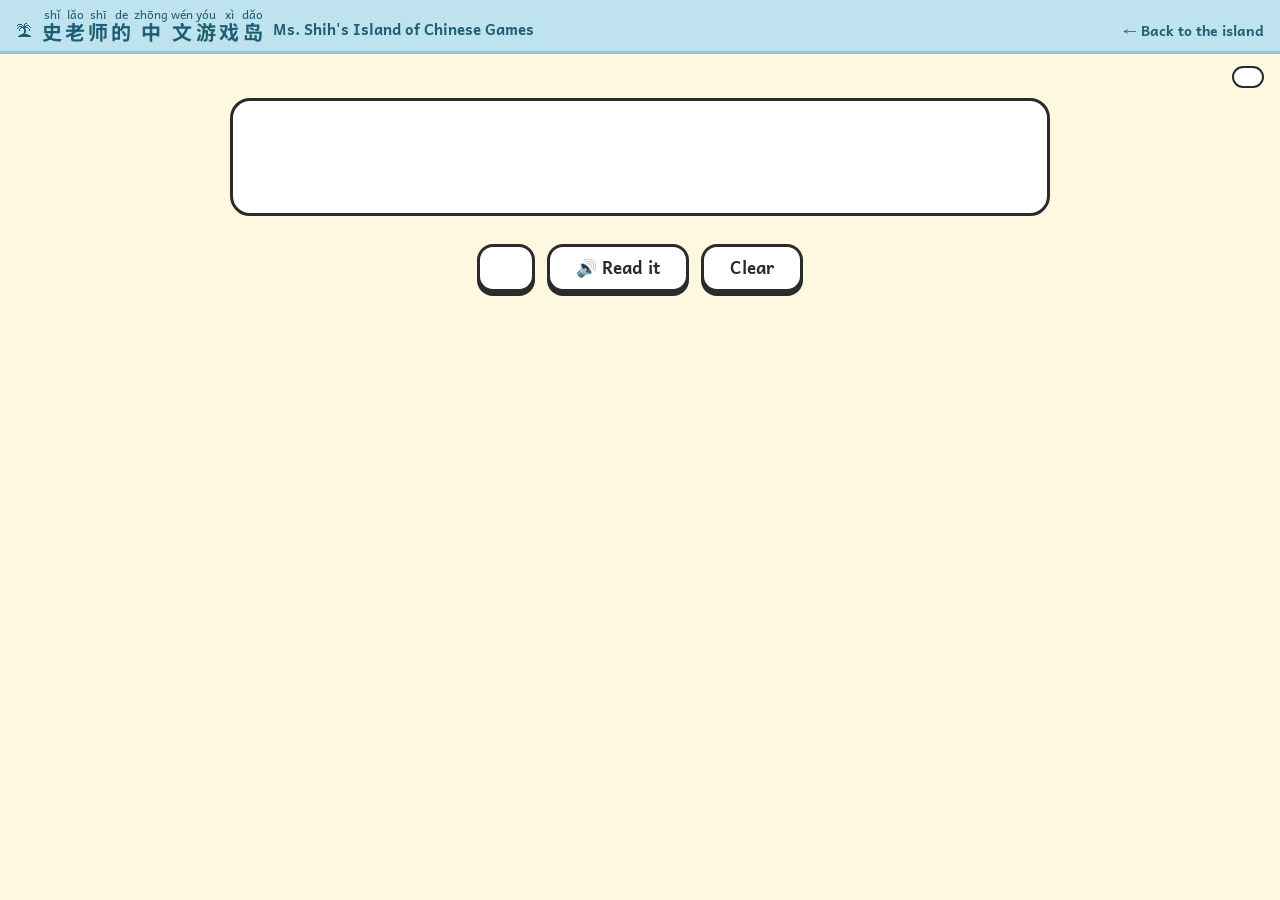
<file: games/abacus-free.html>
<!doctype html>
<html lang="zh-CN">
<head>
<meta charset="utf-8">
<meta name="viewport" content="width=device-width, initial-scale=1">
<script src="../shared/gate.js"></script>
<title>自由拨 Free Play</title>
<link rel="preconnect" href="https://fonts.googleapis.com">
<link rel="stylesheet" href="https://fonts.googleapis.com/css2?family=Andika:wght@400;700&family=Noto+Sans+SC:wght@500;700&display=swap">
<link rel="stylesheet" href="../shared/common.css">
<style>
/* 自由拨：一个可以随便拨的中国算盘，上课示范用。用法：abacus-free.html?unit=numbers */
body.game { background: #FFF8E1; }
.stage { max-width: 820px; margin: 0 auto; display: flex; flex-direction: column; align-items: center; gap: 14px; }
.readout { min-height: 118px; display: flex; align-items: flex-end; justify-content: center; gap: 22px; flex-wrap: wrap;
  background: var(--card); border: 3px solid var(--ink); border-radius: 20px; padding: 10px 24px; width: 100%; }
.readout .num { font: 700 64px/1.1 var(--f-latin); }
.readout .ruby .py { font-size: 19px; } .readout .ruby .zh { font-size: 44px; }
.readout .hiddenNote { font-size: 20px; color: var(--muted); align-self: center; }
.abBox { width: 100%; max-width: 860px; }
.btns { display: flex; gap: 12px; flex-wrap: wrap; justify-content: center; }
.big { display: flex; flex-direction: column; align-items: center; cursor: pointer; font: 700 17px var(--f-latin); color: var(--ink);
  border: 3px solid var(--ink); border-radius: 16px; padding: 6px 26px 8px; background: var(--card); box-shadow: 0 4px 0 var(--ink); }
.big .ruby .py { font-size: 14px; } .big .ruby .zh { font-size: 28px; }
.big[aria-pressed="true"] { background: #FFF1C7; }
.big:active { transform: translateY(2px); box-shadow: 0 2px 0 var(--ink); }
</style>
</head>
<body class="game">
  <div class="gameHead">
    <div class="gameTitle"><span class="ruby" id="titleRuby"></span><span class="en" id="titleEn"></span></div>
    <div class="controls">
      <button class="ctl" id="soundBtn" type="button"></button>
    </div>
  </div>
  <div class="stage">
    <div class="readout" id="readout" aria-live="polite"></div>
    <div class="abBox" id="abBox"></div>
    <div class="btns">
      <button type="button" class="big" id="showBtn"><span class="ruby" id="showRuby"></span><span id="showEn"></span></button>
      <button type="button" class="big" id="readBtn"><span class="ruby" id="readRuby"></span><span>🔊 Read it</span></button>
      <button type="button" class="big" id="clearBtn"><span class="ruby" id="clearRuby"></span><span>Clear</span></button>
    </div>
  </div>

<script src="../shared/common.js"></script>
<script src="../shared/numbers.js"></script>
<script>
Shih.islandBar();
Shih.loadUnit().then(UNIT => {
  const N = ShihNum, C = UNIT.abacusFree;
  document.title = `${C.title.zh} ${C.title.en}`;
  document.getElementById('titleRuby').innerHTML = Shih.ruby(C.title.zh, C.title.py);
  document.getElementById('titleEn').textContent = C.title.en;
  document.getElementById('readRuby').innerHTML = Shih.ruby('念', 'niàn');
  document.getElementById('clearRuby').innerHTML = Shih.ruby('清除', 'qīng chú');
  Shih.soundButton(document.getElementById('soundBtn'));
  const readout = document.getElementById('readout');
  let showNum = Shih.get('abacusShow', true);
  const ab = N.abacus(document.getElementById('abBox'), { cols: 7, interactive: true, onChange: paint });
  // 一档可以拨到 15（两颗上珠 + 五颗下珠），显示的是整个算盘的总数
  function paint() {
    const n = ab.get();
    if (!showNum) { readout.innerHTML = '<span class="hiddenNote">？ The number is hidden.</span>'; return; }
    readout.innerHTML = `<span class="num">${n}</span>` + (n <= 9999999 ? N.ruby(n) : "");
  }
  const showBtn = document.getElementById('showBtn');
  function paintShow() {
    showBtn.setAttribute('aria-pressed', String(showNum));
    document.getElementById('showRuby').innerHTML = showNum ? Shih.ruby('藏起来', 'cáng qǐ lái') : Shih.ruby('显示数字', 'xiǎn shì shù zì');
    document.getElementById('showEn').textContent = showNum ? 'Hide the number' : 'Show the number';
    paint();
  }
  showBtn.addEventListener('click', () => { showNum = !showNum; Shih.set('abacusShow', showNum); paintShow(); });
  document.getElementById('readBtn').addEventListener('click', () => { Shih.speak(N.zh(ab.get())); });
  document.getElementById('clearBtn').addEventListener('click', () => ab.clear());
  paintShow();
});
</script>
</body>
</html>
</file>
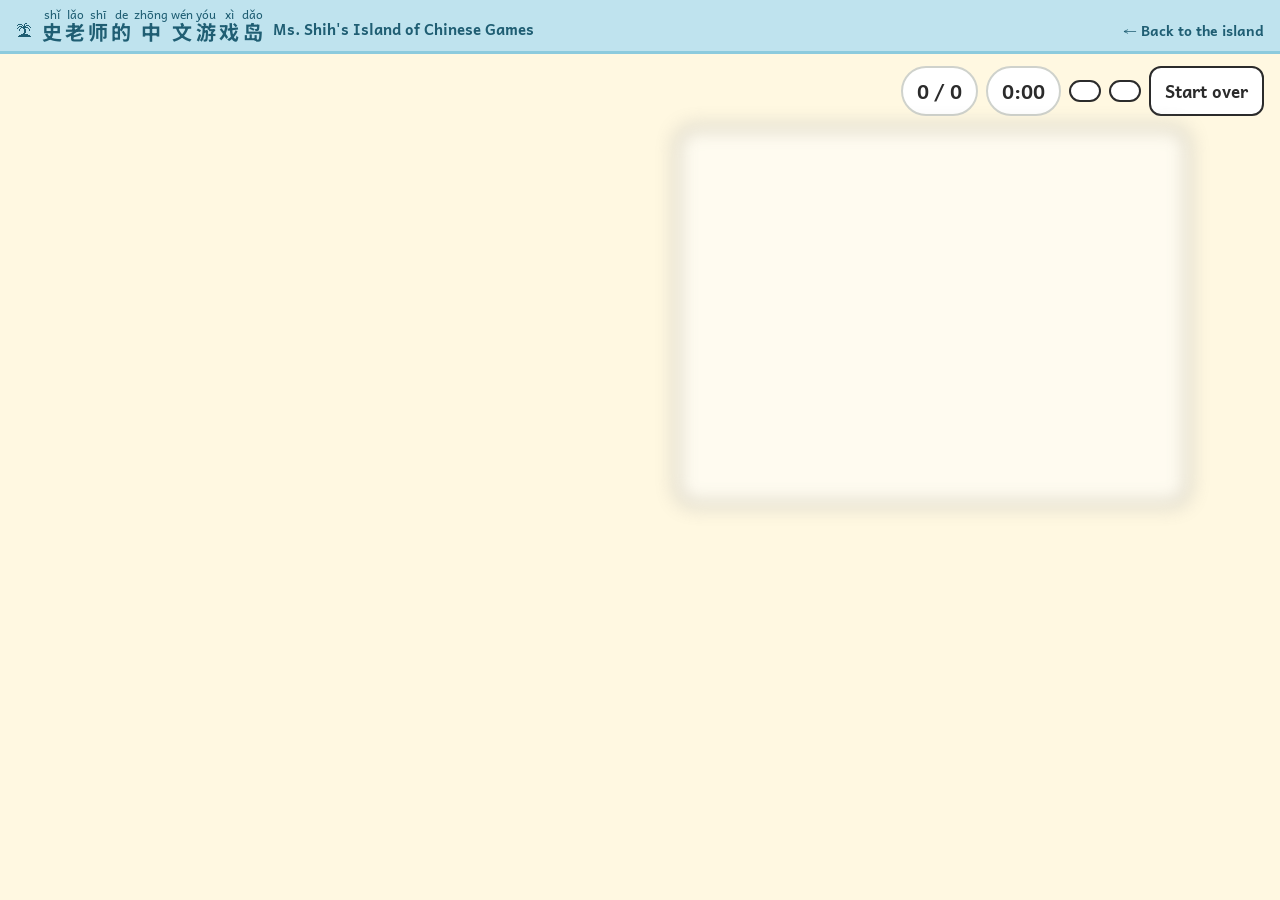
<file: games/abacus-read.html>
<!doctype html>
<html lang="zh-CN">
<head>
<meta charset="utf-8">
<meta name="viewport" content="width=device-width, initial-scale=1">
<script src="../shared/gate.js"></script>
<title>看算盘 Read the Abacus</title>
<link rel="preconnect" href="https://fonts.googleapis.com">
<link rel="stylesheet" href="https://fonts.googleapis.com/css2?family=Andika:wght@400;700&family=Noto+Sans+SC:wght@500;700&display=swap">
<link rel="stylesheet" href="../shared/common.css">
<style>
/* 看算盘：看算盘上的数字，选一选或判断对不对。用法：abacus-read.html?unit=numbers */
body.game { background: #FFF8E1; }
.stage { display: grid; grid-template-columns: minmax(0, 1.1fr) minmax(0, 1fr); gap: 18px; align-items: start; max-width: 1100px; margin: 0 auto; }
@media (max-width: 820px) { .stage { grid-template-columns: 1fr; } }
.abBox { max-width: 620px; width: 100%; margin: 0 auto; }
.panel { background: var(--card); border: 3px solid var(--ink); border-radius: 20px; padding: 16px; display: flex; flex-direction: column; align-items: center; gap: 16px; min-height: 380px; }
.qnum { align-self: flex-start; font-weight: 700; color: #8A5A2B; background: #FFF1C7; border: 2px solid #E9B949; border-radius: 999px; padding: 2px 12px; font-size: 16px; }
.prompt { display: flex; flex-direction: column; align-items: center; text-align: center; gap: 2px; }
.prompt .ruby .py { font-size: 15px; } .prompt .ruby .zh { font-size: 28px; }
.prompt .en { font-size: 17px; color: var(--muted); }
.claim { display: flex; align-items: flex-end; gap: 12px; flex-wrap: wrap; justify-content: center; background: #FFF6D6; border: 3px solid #E9B949; border-radius: 18px; padding: 10px 18px; }
.claim .abIcon { font: 700 18px var(--f-latin); color: #8A5A2B; padding-bottom: 8px; }
.claim .eqs { font: 700 44px/1 var(--f-latin); color: var(--muted); padding-bottom: 4px; }
.claim .num { font: 700 52px/1 var(--f-latin); padding-bottom: 2px; }
.claim .ruby .py { font-size: 17px; } .claim .ruby .zh { font-size: 40px; }
.choices { display: grid; grid-template-columns: repeat(2, minmax(0, 1fr)); gap: 12px; width: 100%; }
.choice {
  font: inherit; color: var(--ink); cursor: pointer; background: #FFF6D6; border: 3px solid #E9B949; border-radius: 16px;
  box-shadow: 0 4px 0 #C4932A; padding: 8px 10px; display: flex; flex-direction: column; justify-content: center; align-items: center; min-height: 80px;
}
.choice .num { font: 700 38px var(--f-latin); }
.choice .ruby .py { font-size: 13px; } .choice .ruby .zh { font-size: 26px; }
.choice .yn { font: 700 34px/1 var(--f-latin); }
.choice .en { font-size: 15px; color: var(--muted); }
.choice.right { background: var(--me-done); border-color: var(--me-ink); box-shadow: 0 4px 0 var(--me-ink); }
.choice.wrong { animation: shake .35s; border-color: var(--bad); }
.choice.wide .ruby .zh { font-size: 22px; }
</style>
</head>
<body class="game">
  <div class="gameHead">
    <div class="gameTitle"><span class="ruby" id="titleRuby"></span><span class="en" id="titleEn"></span></div>
    <div class="controls">
      <span class="pill" id="score">0 / 0</span>
      <span class="pill" id="timer">0:00</span>
      <button class="ctl" id="timerBtn" type="button"></button>
      <button class="ctl" id="soundBtn" type="button"></button>
      <button class="ctl" id="resetBtn" type="button">Start over</button>
    </div>
  </div>
  <div class="win" id="winMsg" hidden><span><span class="ruby" id="winRuby"></span> Great job! <span id="winTime"></span></span><button class="ctl" id="againBtn" type="button">Play again</button></div>

  <div class="playArea waiting" id="playArea">
    <div class="playInner">
      <div class="stage">
        <div class="abBox" id="abBox"></div>
        <div class="panel" id="panel"></div>
      </div>
    </div>
  </div>

<script src="../shared/common.js"></script>
<script src="../shared/numbers.js"></script>
<script>
Shih.islandBar();
Shih.loadUnit().then(UNIT => {
  const N = ShihNum, C = UNIT.abacusRead;
  document.title = `${C.title.zh} ${C.title.en}`;
  document.getElementById('titleRuby').innerHTML = Shih.ruby(C.title.zh, C.title.py);
  document.getElementById('titleEn').textContent = C.title.en;
  document.getElementById('winRuby').innerHTML = Shih.ruby('太棒了', 'tài bàng le');
  const panel = document.getElementById('panel');
  const ab = N.abacus(document.getElementById('abBox'), { cols: 7 });
  const scoreEl = document.getElementById('score'), winMsg = document.getElementById('winMsg'), winTime = document.getElementById('winTime');
  const timerEl = document.getElementById('timer'), timer = Shih.timer(timerEl);
  const timerOn = Shih.toggle(document.getElementById('timerBtn'), 'timer', '⏱ Timer on', '⏱ Timer off', true, on => { timerEl.hidden = !on; });
  Shih.soundButton(document.getElementById('soundBtn'));

  // 两位数、三位数、四位数，偶尔一万
  const num = () => Math.random() < 0.2 ? N.rnd(11, 99) : N.big();
  // 珠子看错时会得到的数字：某一档多一颗或少一颗、上珠看错、两档对调
  const lookAlike = n => N.near(n, 1, 10000).filter(x => String(x).length === String(n).length);
  const KINDS = ['pickNum', 'pickZh', 'yesNum', 'yesZh'];
  const prompt = (zh, py, en) => `<div class="prompt"><span class="ruby">${Shih.rubyText(zh, py)}</span><span class="en">${Shih.esc(en)}</span></div>`;

  function makeRound() {
    const kinds = [];
    while (kinds.length < C.count) kinds.push(...N.shuffle(KINDS));
    return kinds.slice(0, C.count).map(kind => {
      const n = num();
      if (kind.startsWith('pick')) return { kind, n, opts: N.options(n, lookAlike(n)) };
      const truth = Math.random() < 0.5;
      const shown = truth ? n : (lookAlike(n)[0] || n + 1);
      return { kind, n, shown, truth: shown === n };
    });
  }

  let qs = [], qi = 0, busy = false;
  function show() {
    const q = qs[qi];
    busy = false;
    ab.set(q.n);
    let h = `<span class="qnum">${qi + 1} / ${qs.length}</span>`;
    if (q.kind.startsWith('pick')) {
      h += prompt('算盘上是多少？', 'suàn pán shàng shì duō shǎo?', 'What number is on the abacus?');
    } else {
      h += prompt('对不对？', 'duì bu duì?', 'Is it right?') +
        `<div class="claim"><span class="abIcon">🧮 abacus</span><span class="eqs">=</span>` +
        (q.kind === 'yesNum' ? `<span class="num">${q.shown}</span>` : N.ruby(q.shown)) + '</div>';
    }
    h += '<div class="choices" id="choices"></div>';
    panel.innerHTML = h;
    const box = document.getElementById('choices');
    const add = (html, correct, cls) => {
      const b = document.createElement('button');
      b.type = 'button'; b.className = 'choice' + (cls ? ' ' + cls : '');
      b.innerHTML = html;
      b.addEventListener('click', () => {
        if (busy) return;
        if (!correct) { b.classList.remove('wrong'); void b.offsetWidth; b.classList.add('wrong'); return; }
        busy = true;
        b.classList.add('right');
        Shih.speak(N.zh(q.n));
        next();
      });
      box.appendChild(b);
    };
    if (q.kind === 'pickNum') q.opts.forEach(n => add(`<span class="num">${n}</span>`, n === q.n));
    else if (q.kind === 'pickZh') q.opts.forEach(n => add(N.ruby(n), n === q.n, 'wide'));
    else {
      add(`<span class="yn" style="color:var(--me-ink)">✓</span><span class="ruby">${Shih.ruby('是', 'shì')}</span><span class="en">Yes</span>`, q.truth);
      add(`<span class="yn" style="color:var(--bad)">✗</span><span class="ruby">${Shih.ruby('不是', 'bú shì')}</span><span class="en">No</span>`, !q.truth);
    }
  }
  function next() {
    qi++; update();
    if (qi === qs.length) {
      const ms = timer.stop();
      winTime.textContent = timerOn() ? 'Time: ' + Shih.fmt(ms) : '';
      setTimeout(() => { winMsg.hidden = false; }, 700);
      return;
    }
    setTimeout(show, 1200);
  }
  function update() { scoreEl.textContent = `${qi} / ${qs.length}`; }

  const wait = Shih.startCover(document.getElementById('playArea'), () => { if (timerOn()) timer.start(); });
  function setup() {
    qs = makeRound(); qi = 0;
    timer.reset(); winMsg.hidden = true; update();
    show();
    wait();
  }
  document.getElementById('resetBtn').addEventListener('click', setup);
  document.getElementById('againBtn').addEventListener('click', setup);
  setup();
});
</script>
</body>
</html>
</file>
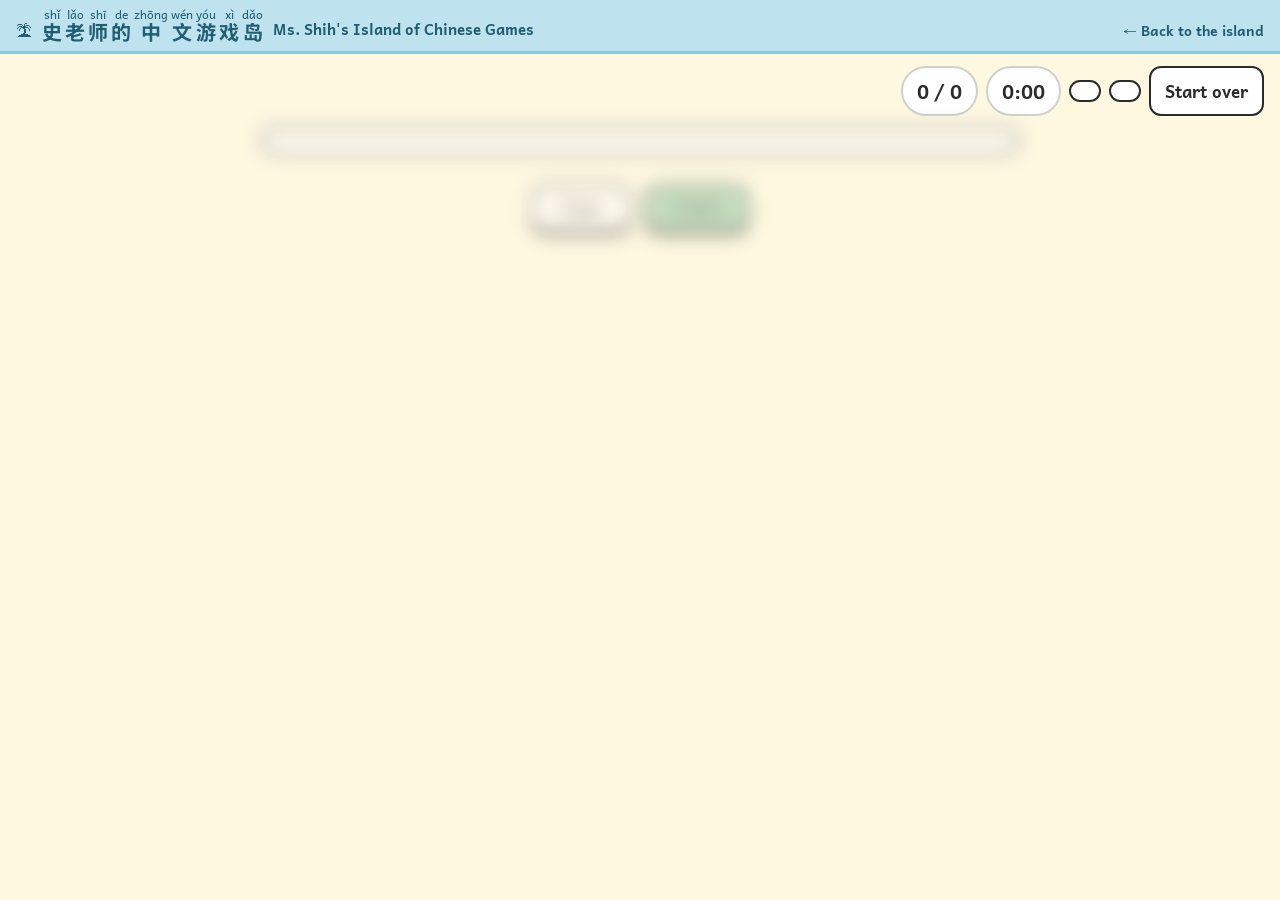
<file: games/abacus-set.html>
<!doctype html>
<html lang="zh-CN">
<head>
<meta charset="utf-8">
<meta name="viewport" content="width=device-width, initial-scale=1">
<script src="../shared/gate.js"></script>
<title>拨一拨 Make the Number</title>
<link rel="preconnect" href="https://fonts.googleapis.com">
<link rel="stylesheet" href="https://fonts.googleapis.com/css2?family=Andika:wght@400;700&family=Noto+Sans+SC:wght@500;700&display=swap">
<link rel="stylesheet" href="../shared/common.css">
<style>
/* 拨一拨：题目给一个数，学生在算盘上拨出来，按「好了」检查。用法：abacus-set.html?unit=numbers */
body.game { background: #FFF8E1; }
.stage { max-width: 760px; margin: 0 auto; display: flex; flex-direction: column; align-items: center; gap: 14px; }
.target { display: flex; flex-direction: column; align-items: center; gap: 6px; background: var(--card); border: 3px solid var(--ink); border-radius: 20px; padding: 12px 22px; width: 100%; }
.qnum { align-self: flex-start; font-weight: 700; color: #8A5A2B; background: #FFF1C7; border: 2px solid #E9B949; border-radius: 999px; padding: 2px 12px; font-size: 16px; }
.prompt { display: flex; flex-direction: column; align-items: center; text-align: center; gap: 2px; }
.prompt .ruby .py { font-size: 15px; } .prompt .ruby .zh { font-size: 26px; }
.prompt .en { font-size: 17px; color: var(--muted); }
.goal { cursor: pointer; background: #FFF6D6; border: 3px solid #E9B949; border-radius: 16px; padding: 6px 22px; }
.goal .num { font: 700 60px/1.1 var(--f-latin); }
.goal .ruby .py { font-size: 19px; } .goal .ruby .zh { font-size: 46px; }
.goal.ok { background: var(--me-done); border-color: var(--me-ink); }
.abBox { width: 100%; max-width: 620px; }
.btns { display: flex; gap: 12px; flex-wrap: wrap; justify-content: center; }
.big { display: flex; flex-direction: column; align-items: center; cursor: pointer; font: 700 17px var(--f-latin); color: var(--ink);
  border: 3px solid var(--ink); border-radius: 16px; padding: 6px 26px 8px; background: var(--card); box-shadow: 0 4px 0 var(--ink); }
.big .ruby .py { font-size: 14px; } .big .ruby .zh { font-size: 28px; }
.big.check { background: var(--me); }
.big:active { transform: translateY(2px); box-shadow: 0 2px 0 var(--ink); }
.big.shake { animation: shake .35s; border-color: var(--bad); }
/* 对不对：大大的牌子盖在算盘上面，一眼就看得到 */
.abWrap { position: relative; width: 100%; max-width: 760px; }
.abWrap .abBox { max-width: none; }
.abWrap.good svg.abacus rect:first-child, .abWrap.good svg.abacus rect:nth-child(2) { stroke: var(--me-ink); stroke-width: 4; }
.abWrap.try svg.abacus rect:first-child, .abWrap.try svg.abacus rect:nth-child(2) { stroke: var(--bad); stroke-width: 4; }
.msg { position: absolute; left: 50%; top: 34%; transform: translate(-50%, -50%); display: flex; align-items: center; gap: 14px;
  padding: 12px 26px 14px; border-radius: 22px; border: 4px solid var(--ink); font-weight: 700; color: #fff; white-space: nowrap;
  box-shadow: 0 6px 0 var(--ink); pointer-events: none; animation: pop .25s ease-out; }
.msg[hidden] { display: none; }
.msg .mark { font: 700 54px/1 var(--f-latin); }
.msg .words { display: flex; flex-direction: column; align-items: flex-start; }
.msg .ruby .py { font-size: 15px; color: #fff; } .msg .ruby .zh { font-size: 34px; color: #fff; }
.msg .en { font-size: 18px; }
.msg .made { font-size: 16px; font-weight: 400; margin-top: 2px; }
.msg.good { background: var(--me-ink); } .msg.try { background: var(--bad); }
@keyframes pop { from { transform: translate(-50%, -50%) scale(.6); opacity: 0; } to { transform: translate(-50%, -50%) scale(1); opacity: 1; } }
</style>
</head>
<body class="game">
  <div class="gameHead">
    <div class="gameTitle"><span class="ruby" id="titleRuby"></span><span class="en" id="titleEn"></span></div>
    <div class="controls">
      <span class="pill" id="score">0 / 0</span>
      <span class="pill" id="timer">0:00</span>
      <button class="ctl" id="timerBtn" type="button"></button>
      <button class="ctl" id="soundBtn" type="button"></button>
      <button class="ctl" id="resetBtn" type="button">Start over</button>
    </div>
  </div>
  <div class="win" id="winMsg" hidden><span><span class="ruby" id="winRuby"></span> Great job! <span id="winTime"></span></span><button class="ctl" id="againBtn" type="button">Play again</button></div>

  <div class="playArea waiting" id="playArea">
    <div class="playInner">
      <div class="stage">
        <div class="target" id="target"></div>
        <div class="abWrap" id="abWrap"><div class="abBox" id="abBox"></div><div class="msg" id="msg" hidden aria-live="polite"></div></div>
        <div class="btns">
          <button type="button" class="big" id="clearBtn"><span class="ruby" id="clearRuby"></span><span>Clear</span></button>
          <button type="button" class="big check" id="checkBtn"><span class="ruby" id="checkRuby"></span><span>Check</span></button>
        </div>
      </div>
    </div>
  </div>

<script src="../shared/common.js"></script>
<script src="../shared/numbers.js"></script>
<script>
Shih.islandBar();
Shih.loadUnit().then(UNIT => {
  const N = ShihNum, C = UNIT.abacusSet;
  document.title = `${C.title.zh} ${C.title.en}`;
  document.getElementById('titleRuby').innerHTML = Shih.ruby(C.title.zh, C.title.py);
  document.getElementById('titleEn').textContent = C.title.en;
  document.getElementById('winRuby').innerHTML = Shih.ruby('太棒了', 'tài bàng le');
  document.getElementById('clearRuby').innerHTML = Shih.ruby('清除', 'qīng chú');
  document.getElementById('checkRuby').innerHTML = Shih.ruby('好了', 'hǎo le');
  const target = document.getElementById('target'), msg = document.getElementById('msg'), checkBtn = document.getElementById('checkBtn');
  const ab = N.abacus(document.getElementById('abBox'), { cols: 7, interactive: true, onChange: clearMsg });
  const scoreEl = document.getElementById('score'), winMsg = document.getElementById('winMsg'), winTime = document.getElementById('winTime');
  const timerEl = document.getElementById('timer'), timer = Shih.timer(timerEl);
  const timerOn = Shih.toggle(document.getElementById('timerBtn'), 'timer', '⏱ Timer on', '⏱ Timer off', true, on => { timerEl.hidden = !on; });
  Shih.soundButton(document.getElementById('soundBtn'));

  const num = () => Math.random() < 0.2 ? N.rnd(11, 99) : N.big();
  let qs = [], qi = 0, busy = false;
  function makeRound() {
    const half = Math.ceil(C.count / 2);
    // 一半给阿拉伯数字，一半给中文数字，顺序打乱
    return N.shuffle(Array.from({ length: C.count }, (_, i) => ({ n: num(), zh: i >= half })));
  }
  function show() {
    const q = qs[qi];
    busy = false;
    ab.clear();
    clearMsg();
    target.innerHTML = `<span class="qnum">${qi + 1} / ${qs.length}</span>` +
      `<div class="prompt"><span class="ruby">${Shih.rubyText('在算盘上拨出这个数字。', 'zài suàn pán shàng bō chū zhè ge shù zì.')}</span><span class="en">Show this number on the abacus.</span></div>` +
      `<button type="button" class="goal" id="goal">${q.zh ? N.ruby(q.n) : `<span class="num">${q.n}</span>`}</button>`;
    document.getElementById('goal').addEventListener('click', () => Shih.speak(N.zh(q.n)));
  }
  const abWrap = document.getElementById('abWrap');
  function clearMsg() { msg.hidden = true; msg.className = 'msg'; abWrap.className = 'abWrap'; }
  function say(kind, mark, zh, en, made) {
    msg.className = 'msg ' + kind; abWrap.className = 'abWrap ' + kind;
    msg.innerHTML = `<span class="mark">${mark}</span><span class="words"><span class="ruby">${zh}</span><span class="en">${en}</span>${made ? `<span class="made">${made}</span>` : ''}</span>`;
    msg.hidden = false; void msg.offsetWidth;
  }
  checkBtn.addEventListener('click', () => {
    if (busy || qi >= qs.length) return;
    const q = qs[qi];
    // 算总数：两颗上珠一起拨下来（一档 10 以上）也可以，只要整个算盘的数对就算对
    if (ab.get() === q.n) {
      busy = true;
      document.getElementById('goal').classList.add('ok');
      say('good', '✓', Shih.ruby('对了', 'duì le'), 'Correct!', '');
      Shih.speak(N.zh(q.n));
      qi++; update();
      if (qi === qs.length) {
        const ms = timer.stop();
        winTime.textContent = timerOn() ? 'Time: ' + Shih.fmt(ms) : '';
        setTimeout(() => { winMsg.hidden = false; }, 700);
      } else setTimeout(show, 1500);
    } else {
      checkBtn.classList.remove('shake'); void checkBtn.offsetWidth; checkBtn.classList.add('shake');
      say('try', '✗', Shih.rubyText('再试一次', 'zài shì yí cì'), 'Try again', `You made ${ab.get()}`);
      clearTimeout(say.t); say.t = setTimeout(clearMsg, 1800);   // 错的牌子过一下就收起来，让学生继续拨
    }
  });
  document.getElementById('clearBtn').addEventListener('click', () => { if (!busy) ab.clear(); });
  function update() { scoreEl.textContent = `${qi} / ${qs.length}`; }

  const wait = Shih.startCover(document.getElementById('playArea'), () => { if (timerOn()) timer.start(); });
  function setup() {
    qs = makeRound(); qi = 0;
    timer.reset(); winMsg.hidden = true; update();
    show();
    wait();
  }
  document.getElementById('resetBtn').addEventListener('click', setup);
  document.getElementById('againBtn').addEventListener('click', setup);
  setup();
});
</script>
</body>
</html>
</file>
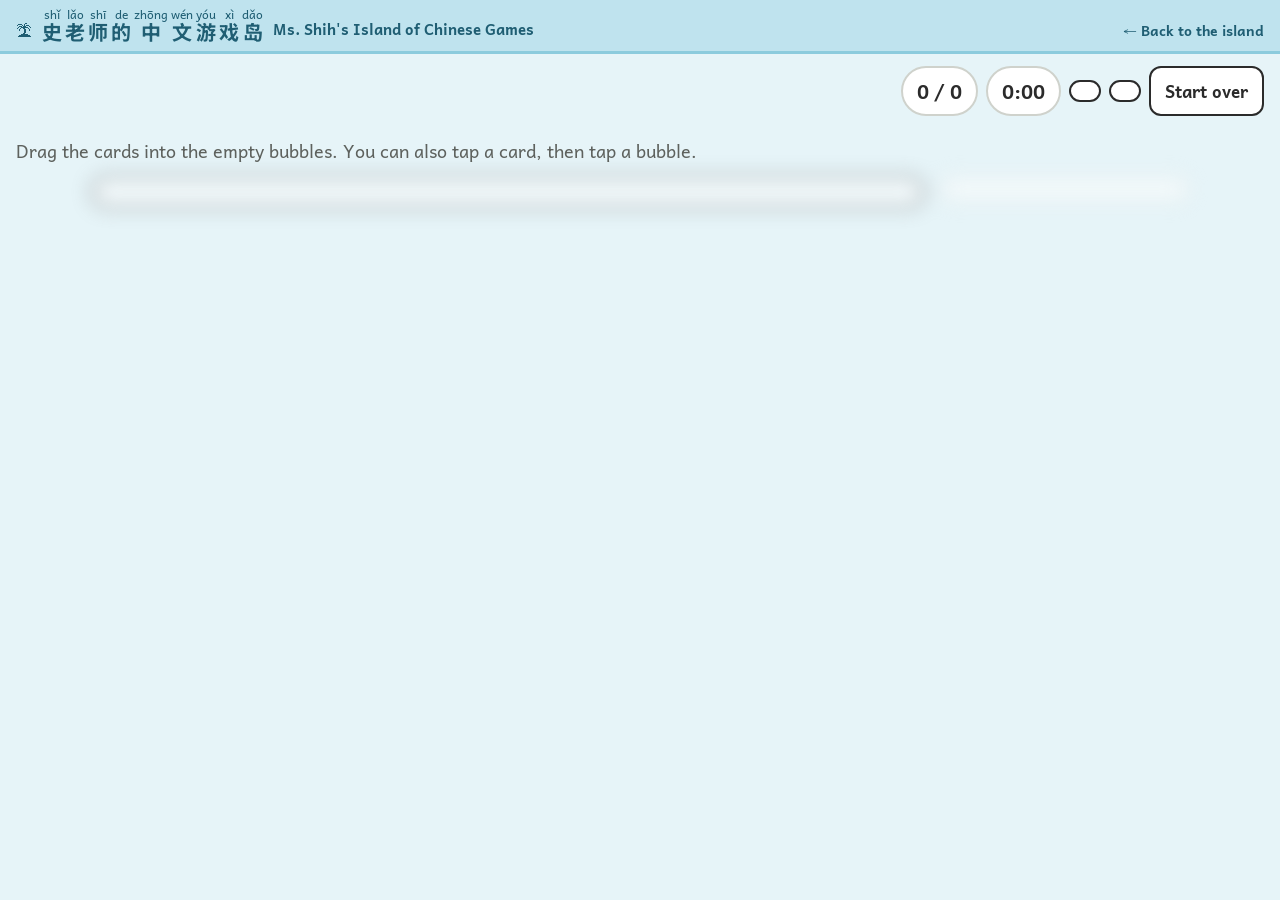
<file: games/chat.html>
<!doctype html>
<html lang="zh-CN">
<head>
<meta charset="utf-8">
<meta name="viewport" content="width=device-width, initial-scale=1">
<script src="../shared/gate.js"></script>
<title>对话框 Chat Bubbles</title>
<link rel="preconnect" href="https://fonts.googleapis.com">
<link rel="stylesheet" href="https://fonts.googleapis.com/css2?family=Andika:wght@400;700&family=Noto+Sans+SC:wght@500;700&display=swap">
<link rel="stylesheet" href="../shared/common.css">
<style>
/* 对话框：两个小朋友聊天，把字卡拖进空的泡泡。用法：chat.html?unit=hello */
body.game { background: #E6F4F8; }
.wrap { max-width: 1100px; margin: 0 auto; display: grid; grid-template-columns: minmax(0, 1fr) 250px; gap: 14px; align-items: start; }
.wrap .bank { position: sticky; top: 10px; flex-direction: column; align-items: stretch; }
@media (max-width: 760px) { .wrap { grid-template-columns: 1fr; } .wrap .bank { flex-direction: row; } }
.chatBox { background: var(--card); border: 3px solid var(--ink); border-radius: 22px; padding: 14px; display: flex; flex-direction: column; gap: 4px; }
.top { display: flex; align-items: center; justify-content: space-between; gap: 10px; }
.qnum { font-weight: 700; color: var(--sea-ink); background: #D6EEF5; border: 2px solid #7FC4D8; border-radius: 999px; padding: 2px 12px; font-size: 16px; }
.clock { width: 120px; }
.clock svg { width: 100%; height: auto; display: block; }
.row { display: flex; align-items: flex-end; gap: 10px; }
.row.B { flex-direction: row-reverse; }
.who { display: flex; flex-direction: column; align-items: center; width: 92px; flex: none; }
.who svg { width: 92px; height: 92px; }
.who .nm { font: 700 15px var(--f-latin); }
.say { display: flex; flex-direction: column; gap: 2px; max-width: 70%; }
.row.B .say { align-items: flex-end; }
.bub { position: relative; border-radius: 18px; padding: 8px 14px; border: 3px solid; }
.row.A .bub { background: #D6EEF5; border-color: #7FC4D8; }
.row.B .bub { background: #FFF6D6; border-color: #E9B949; }
.bub .ruby .py { font-size: 14px; } .bub .ruby .zh { font-size: 28px; }
.say .en { font-size: 14px; color: var(--muted); padding: 0 6px; }
.cake { display: inline-flex; align-items: center; gap: 4px; font: 700 18px var(--f-latin); background: #FDEEF3; border: 2px solid var(--mom); border-radius: 12px; padding: 2px 8px; }
.bub .dropSlot { min-width: 160px; min-height: 58px; border-color: #7FC4D8; background: #fff; }
.bub .dropSlot.filled { border-color: var(--me); background: var(--me-done); }
.bub.slotted { padding: 4px; }
.bank .wcard .zh { font-size: 26px; }
.bank .wcard .py { font-size: 13px; }
</style>
</head>
<body class="game">
  <div class="gameHead">
    <div class="gameTitle"><span class="ruby" id="titleRuby"></span><span class="en" id="titleEn"></span></div>
    <div class="controls">
      <span class="pill" id="score">0 / 0</span>
      <span class="pill" id="timer">0:00</span>
      <button class="ctl" id="timerBtn" type="button"></button>
      <button class="ctl" id="soundBtn" type="button"></button>
      <button class="ctl" id="resetBtn" type="button">Start over</button>
    </div>
  </div>
  <div class="levels" id="levels" aria-label="Level"></div>
  <p class="help">Drag the cards into the empty bubbles. You can also tap a card, then tap a bubble.</p>
  <div class="win" id="winMsg" hidden><span><span class="ruby" id="winRuby"></span> Great job! <span id="winTime"></span></span><button class="ctl" id="againBtn" type="button">Play again</button></div>

  <div class="playArea waiting" id="playArea">
    <div class="playInner">
      <div class="wrap">
        <div class="chatBox" id="chat"></div>
        <div class="bank" id="bank"></div>
      </div>
    </div>
  </div>

<script src="../shared/common.js"></script>
<script src="../shared/kids.js"></script>
<script>
Shih.islandBar();
Shih.loadUnit().then(UNIT => {
  const ART = window.ART;      // 小朋友的名单和图：shared/kids.js
  const C = UNIT.chat, LEVELS = UNIT.levels, FROM = C.from || 2;
  document.title = `${C.title.zh} ${C.title.en}`;
  document.getElementById('titleRuby').innerHTML = Shih.ruby(C.title.zh, C.title.py);
  document.getElementById('titleEn').textContent = C.title.en;
  document.getElementById('winRuby').innerHTML = Shih.ruby('太棒了', 'tài bàng le');
  const chat = document.getElementById('chat'), bank = document.getElementById('bank');
  const scoreEl = document.getElementById('score'), winMsg = document.getElementById('winMsg'), winTime = document.getElementById('winTime');
  const timerEl = document.getElementById('timer'), timer = Shih.timer(timerEl);
  const timerOn = Shih.toggle(document.getElementById('timerBtn'), 'timer', '⏱ Timer on', '⏱ Timer off', true, on => { timerEl.hidden = !on; });
  Shih.soundButton(document.getElementById('soundBtn'));
  const shuffle = a => { a = a.slice(); for (let i = a.length - 1; i > 0; i--) { const j = Math.floor(Math.random() * (i + 1)); [a[i], a[j]] = [a[j], a[i]]; } return a; };
  const pick = a => a[Math.floor(Math.random() * a.length)];

  let level = Shih.startLevel('chatLevel', LEVELS.length, FROM);
  const paintLevels = Shih.levelButtons(document.getElementById('levels'), LEVELS, level, null,
    lv => { level = lv; Shih.set('chatLevel', lv); setup(); }, UNIT.levelIcon, FROM);

  // 一句话：{ zh, py, en }
  const T = (zh, py, en) => ({ zh, py, en });
  const AGE = { 7: ['七', 'qī'], 8: ['八', 'bā'], 9: ['九', 'jiǔ'], 10: ['十', 'shí'] };
  const ageLine = n => T(`我${AGE[n][0]}岁。`, `wǒ ${AGE[n][1]} suì.`, `I'm ${n} years old.`);
  const feelLine = w => T(w.zh + '。', w.py + '.', w.en + '.');
  const nameLine = p => T(`我叫 ${p.first}。`, 'wǒ jiào.', `My name is ${p.first}.`);

  // 一段对话：A 问、B 答。blank 是要学生填的那一句
  function makeChat() {
    const [A, B] = shuffle(ART.people);
    const morning = Math.random() < 0.5;
    const feels = ART.FEELS.filter(w => w.level <= level);
    const feel = pick(feels), age = pick([7, 8, 9, 10]);
    const g = ART.GREET[morning ? 'morning' : 'afternoon'];
    const lines = [], extra = [];
    // 第 1 级（二年级）：A 说「你好！」，B 回「你好！」；再问名字
    if (level === 1) {
      const hi = T('你好！', 'nǐ hǎo!', 'Hello!'), ask = T('你叫什么名字？', 'nǐ jiào shén me míng zì?', "What's your name?");
      lines.push({ who: 'A', t: hi }, { who: 'B', t: hi, blank: true });
      lines.push({ who: 'A', t: ask }, { who: 'B', t: nameLine(B), blank: true });
      // 错的卡：别人的名字、把问题当回答
      return { A, B, morning: null, lines, extra: [nameLine(A), ask] };
    }
    // 打招呼：A 先说（空着），B 回一样的话
    lines.push({ who: 'A', t: T(g.zh + '！', g.py + '!', g.en + '!'), blank: true });
    lines.push({ who: 'B', t: T(g.zh + '！', g.py + '!', g.en + '!'), echo: true });
    const g2 = ART.GREET[morning ? 'afternoon' : 'morning'];
    extra.push(T(g2.zh + '！', g2.py + '!', ''));
    const qa = [
      [T('你叫什么名字？', 'nǐ jiào shén me míng zì?', "What's your name?"), nameLine(B), nameLine(A)],
      [T('你好吗？', 'nǐ hǎo ma?', 'How are you?'), feelLine(feel), feelLine(pick(feels.filter(w => w !== feel)))]
    ];
    if (level >= 3) qa.push([T('你几岁？', 'nǐ jǐ suì?', 'How old are you?'), ageLine(age), ageLine(age === 10 ? 9 : age + 1)]);
    qa.forEach(([q, a, wrong]) => {
      const askBlank = Math.random() < 0.3;           // 大部分空回答，有时候空问题
      lines.push({ who: 'A', t: q, blank: askBlank });
      lines.push({ who: 'B', t: a, blank: !askBlank, feel: q.zh === '你好吗？' ? feel.feel : null, age: q.zh === '你几岁？' ? age : null });
      if (!askBlank) extra.push(wrong);
    });
    // 错的卡最多 2 张
    return { A, B, morning, lines, extra: shuffle(extra).slice(0, 2) };
  }

  let chats = [], ci = 0, done = 0, total = 0, busy = false;
  function show() {
    const c = chats[ci];
    busy = false;
    chat.innerHTML = `<div class="top"><span class="qnum">${ci + 1} / ${chats.length}</span>${c.morning === null ? '' : `<div class="clock">${ART.time(c.morning ? 'morning' : 'afternoon')}</div>`}</div>`;   // 第 1 级没有早上／下午
    c.lines.forEach((L, i) => {
      const p = L.who === 'A' ? c.A : c.B;
      const row = document.createElement('div');
      row.className = 'row ' + L.who;
      const face = L.feel || (L.who === 'B' && i <= 1 ? 'wave' : (L.who === 'A' && i === 0 ? 'wave' : 'good'));
      let extra = L.age ? `<span class="cake">🎂 ${L.age}</span>` : '';
      row.innerHTML = `<div class="who">${ART.kid(p, face)}<span class="nm">${Shih.esc(p.first)}</span></div>` +
        `<div class="say">${extra}<div class="bub${L.blank ? ' slotted' : ''}">` +
        (L.blank ? `<span class="dropSlot" data-i="${i}"></span>` : L.echo ? `<span class="echo" data-i="${i}">…</span>` : `<span class="ruby">${Shih.rubyText(L.t.zh, L.t.py)}</span>`) +
        `</div><span class="en" data-en="${i}">${L.blank || L.echo ? '' : Shih.esc(L.t.en)}</span></div>`;
      chat.appendChild(row);
    });
    const need = c.lines.filter(L => L.blank).map(L => L.t);
    bank.innerHTML = '';
    const cards = shuffle(need.concat(c.extra)).map(t => {
      const el = document.createElement('div');
      el.className = 'wcard'; el.dataset.zh = t.zh;
      el.innerHTML = `<span class="ruby">${Shih.rubyText(t.zh, t.py)}</span>`;
      bank.appendChild(el);
      return el;
    });
    const dnd = Shih.dragCards(cards, {
      slots: () => [...chat.querySelectorAll('.dropSlot:not(.filled)')],
      accept(card, slot) {
        const i = +slot.dataset.i, L = c.lines[i];
        if (card.dataset.zh !== L.t.zh) return false;
        card.classList.add('used');
        slot.classList.add('filled');
        slot.innerHTML = `<span class="ruby">${Shih.rubyText(L.t.zh, L.t.py)}</span>`;
        chat.querySelector(`[data-en="${i}"]`).textContent = L.t.en;
        // 打招呼填好了，B 才回话
        const echo = c.lines.findIndex(x => x.echo);
        if (i === 0 && echo >= 0) {
          chat.querySelector(`.echo[data-i="${echo}"]`).outerHTML = `<span class="ruby">${Shih.rubyText(c.lines[echo].t.zh, c.lines[echo].t.py)}</span>`;
          chat.querySelector(`[data-en="${echo}"]`).textContent = c.lines[echo].t.en;
        }
        Shih.speak(L.t.zh.replace(/ [A-Za-z]+/, ''));
        done++; update();
        if (!chat.querySelector('.dropSlot:not(.filled)') && !busy) {
          busy = true;
          ci++;
          if (ci === chats.length) {
            const ms = timer.stop();
            winTime.textContent = timerOn() ? 'Time: ' + Shih.fmt(ms) : '';
            setTimeout(() => { winMsg.hidden = false; }, 700);
          } else setTimeout(show, 1600);
        }
        return true;
      }
    });
    chat.querySelectorAll('.dropSlot').forEach(s => s.addEventListener('click', () => dnd.tapSlot(s)));
  }
  function update() { scoreEl.textContent = `${done} / ${total}`; }

  const wait = Shih.startCover(document.getElementById('playArea'), () => { if (timerOn()) timer.start(); });
  function setup() {
    paintLevels(level);
    chats = Array.from({ length: C.rounds || 3 }, makeChat);
    total = chats.reduce((s, c) => s + c.lines.filter(L => L.blank).length, 0);
    ci = 0; done = 0;
    timer.reset(); winMsg.hidden = true; update();
    show();
    wait();
  }
  document.getElementById('resetBtn').addEventListener('click', setup);
  document.getElementById('againBtn').addEventListener('click', setup);
  setup();
});
</script>
</body>
</html>
</file>
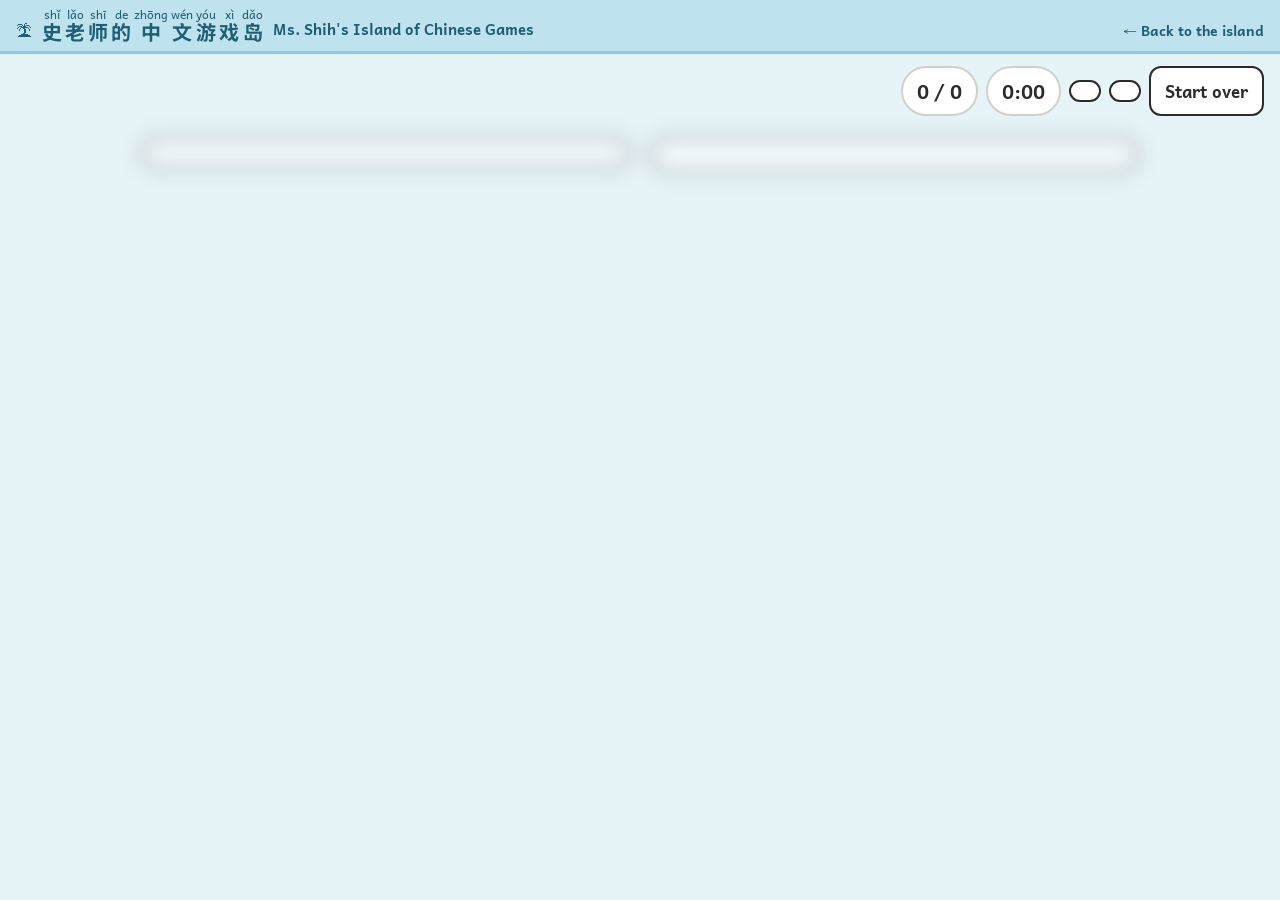
<file: games/feel.html>
<!doctype html>
<html lang="zh-CN">
<head>
<meta charset="utf-8">
<meta name="viewport" content="width=device-width, initial-scale=1">
<script src="../shared/gate.js"></script>
<title>你好吗？ How Are You?</title>
<link rel="preconnect" href="https://fonts.googleapis.com">
<link rel="stylesheet" href="https://fonts.googleapis.com/css2?family=Andika:wght@400;700&family=Noto+Sans+SC:wght@500;700&display=swap">
<link rel="stylesheet" href="../shared/common.css">
<style>
/* 你好吗？：看小朋友的样子，选他会怎么回答。用法：feel.html?unit=hello */
body.game { background: #E6F4F8; }
.stage { display: grid; grid-template-columns: minmax(0, 1fr) minmax(0, 1fr); gap: 18px; align-items: start; max-width: 1000px; margin: 0 auto; }
@media (max-width: 760px) { .stage { grid-template-columns: 1fr; } }
.scene { background: var(--card); border: 3px solid var(--ink); border-radius: 22px; padding: 14px; display: flex; flex-direction: column; align-items: center; gap: 6px; }
.qnum { align-self: flex-start; font-weight: 700; color: var(--sea-ink); background: #D6EEF5; border: 2px solid #7FC4D8; border-radius: 999px; padding: 2px 12px; font-size: 16px; }
.pic { width: min(100%, 320px); }
.pic svg { width: 100%; height: auto; display: block; }
.pic.two { display: grid; grid-template-columns: 1fr 1fr; gap: 8px; width: 100%; max-width: 440px; align-items: center; }
.name { font: 700 22px var(--f-latin); }
.panel { background: var(--card); border: 3px solid var(--ink); border-radius: 22px; padding: 16px; display: flex; flex-direction: column; gap: 14px; }
.bubble { position: relative; background: #D6EEF5; border: 3px solid #7FC4D8; border-radius: 18px; padding: 10px 16px; align-self: flex-start; }
.bubble .ruby .py { font-size: 16px; } .bubble .ruby .zh { font-size: 32px; }
.bubble .en { font-size: 16px; color: var(--muted); }
.answers { display: flex; flex-direction: column; gap: 10px; }
.ans {
  font: inherit; color: var(--ink); cursor: pointer; background: #FFF6D6; border: 3px solid #E9B949; border-radius: 16px;
  box-shadow: 0 4px 0 #C4932A; padding: 8px 14px; display: flex; justify-content: center;
}
.ans .ruby .py { font-size: 16px; } .ans .ruby .zh { font-size: 32px; }
.ans.right { background: var(--me-done); border-color: var(--me-ink); box-shadow: 0 4px 0 var(--me-ink); }
.ans.wrong { animation: shake .35s; border-color: var(--bad); }
</style>
</head>
<body class="game">
  <div class="gameHead">
    <div class="gameTitle"><span class="ruby" id="titleRuby"></span><span class="en" id="titleEn"></span></div>
    <div class="controls">
      <span class="pill" id="score">0 / 0</span>
      <span class="pill" id="timer">0:00</span>
      <button class="ctl" id="timerBtn" type="button"></button>
      <button class="ctl" id="soundBtn" type="button"></button>
      <button class="ctl" id="resetBtn" type="button">Start over</button>
    </div>
  </div>
  <div class="levels" id="levels" aria-label="Level"></div>
  <div class="win" id="winMsg" hidden><span><span class="ruby" id="winRuby"></span> Great job! <span id="winTime"></span></span><button class="ctl" id="againBtn" type="button">Play again</button></div>

  <div class="playArea waiting" id="playArea">
    <div class="playInner">
      <div class="stage">
        <div class="scene" id="scene"></div>
        <div class="panel" id="panel"></div>
      </div>
    </div>
  </div>

<script src="../shared/common.js"></script>
<script src="../shared/kids.js"></script>
<script>
Shih.islandBar();
Shih.loadUnit().then(UNIT => {
  const ART = window.ART;      // 小朋友的名单和图：shared/kids.js
  const C = UNIT.feel, LEVELS = UNIT.levels;
  document.title = `${C.title.zh} ${C.title.en}`;
  document.getElementById('titleRuby').innerHTML = Shih.ruby(C.title.zh, C.title.py);
  document.getElementById('titleEn').textContent = C.title.en;
  document.getElementById('winRuby').innerHTML = Shih.ruby('太棒了', 'tài bàng le');
  const scene = document.getElementById('scene'), panel = document.getElementById('panel');
  const scoreEl = document.getElementById('score'), winMsg = document.getElementById('winMsg'), winTime = document.getElementById('winTime');
  const timerEl = document.getElementById('timer'), timer = Shih.timer(timerEl);
  const timerOn = Shih.toggle(document.getElementById('timerBtn'), 'timer', '⏱ Timer on', '⏱ Timer off', true, on => { timerEl.hidden = !on; });
  Shih.soundButton(document.getElementById('soundBtn'));
  const WM = Shih.wordMap(UNIT);
  const shuffle = a => { a = a.slice(); for (let i = a.length - 1; i > 0; i--) { const j = Math.floor(Math.random() * (i + 1)); [a[i], a[j]] = [a[j], a[i]]; } return a; };

  const feels = lv => UNIT.words.filter(w => w.feel && (w.level || 1) <= lv);
  let level = Shih.startLevel('feelLevel', LEVELS.length);
  const paintLevels = Shih.levelButtons(document.getElementById('levels'), LEVELS, level,
    lv => feels(lv).length, lv => { level = lv; Shih.set('feelLevel', lv); setup(); }, UNIT.levelIcon);

  // 一回合的题目：每题一个小朋友。第 2 级起，有两题是早上好／下午好
  function makeRound() {
    const kids = shuffle(ART.people), F = feels(level);
    const greet = level >= C.greetFrom ? 2 : 0;
    let fs = [];
    while (fs.length < C.count - greet) fs = fs.concat(shuffle(F));
    const qs = fs.slice(0, C.count - greet).map((w, i) => ({ kind: 'feel', kid: kids[i % kids.length], w }));
    for (let g = 0; g < greet; g++) qs.push({ kind: 'greet', kid: kids[(C.count - 1 - g) % kids.length], morning: Math.random() < 0.5 });
    return shuffle(qs);
  }
  const say = (zh, py, en) => `<span class="ruby">${Shih.rubyText(zh, py)}</span>` + (en ? `<div class="en">${Shih.esc(en)}</div>` : '');

  let qs = [], qi = 0, busy = false;
  function show() {
    const q = qs[qi];
    busy = false;
    let opts;
    if (q.kind === 'feel') {
      scene.innerHTML = `<span class="qnum">${qi + 1} / ${qs.length}</span><div class="pic">${ART.kid(q.kid, q.w.feel)}</div><span class="name">${Shih.esc(q.kid.first)}</span>`;
      panel.innerHTML = `<div class="bubble">${say(q.kid.first + '，你好吗？', 'nǐ hǎo ma?', q.kid.first + ', how are you?')}</div><div class="answers" id="answers"></div>`;
      Shih.speak('你好吗？');
      opts = shuffle([q.w].concat(shuffle(feels(level).filter(x => x !== q.w)).slice(0, C.choices - 1)));
      opts = opts.map(w => ({ w, right: w === q.w }));
    } else {
      scene.innerHTML = `<span class="qnum">${qi + 1} / ${qs.length}</span><div class="pic two">${ART.time(q.morning ? 'morning' : 'afternoon')}${ART.kid(q.kid, 'wave')}</div><span class="name">${Shih.esc(q.kid.first)}</span>`;
      panel.innerHTML = `<div class="bubble">${say('你说什么？', 'nǐ shuō shén me?', `It's ${q.morning ? '8:00 in the morning' : '3:00 in the afternoon'}. What do you say?`)}</div><div class="answers" id="answers"></div>`;
      opts = [WM['早上好'], WM['下午好']].map(w => ({ w, right: (w.zh === '早上好') === q.morning }));
    }
    const box = document.getElementById('answers');
    opts.forEach(({ w, right }) => {
      const b = document.createElement('button');
      b.type = 'button'; b.className = 'ans';
      b.innerHTML = `<span class="ruby">${Shih.rubyText(w.zh, w.py)}</span>`;
      b.addEventListener('click', () => {
        if (busy) return;
        if (!right) { b.classList.remove('wrong'); void b.offsetWidth; b.classList.add('wrong'); return; }
        busy = true;
        b.classList.add('right');
        Shih.speak(w.zh);
        qi++; update();
        if (qi === qs.length) {
          const ms = timer.stop();
          winTime.textContent = timerOn() ? 'Time: ' + Shih.fmt(ms) : '';
          setTimeout(() => { winMsg.hidden = false; }, 700);
        } else setTimeout(show, 1300);
      });
      box.appendChild(b);
    });
  }
  function update() { scoreEl.textContent = `${qi} / ${qs.length}`; }

  const wait = Shih.startCover(document.getElementById('playArea'), () => { if (timerOn()) timer.start(); show(); });
  function setup() {
    paintLevels(level);
    qs = makeRound(); qi = 0;
    timer.reset(); winMsg.hidden = true; update();
    show();
    if ('speechSynthesis' in window) speechSynthesis.cancel();
    wait();
  }
  document.getElementById('resetBtn').addEventListener('click', setup);
  document.getElementById('againBtn').addEventListener('click', setup);
  setup();
});
</script>
</body>
</html>
</file>
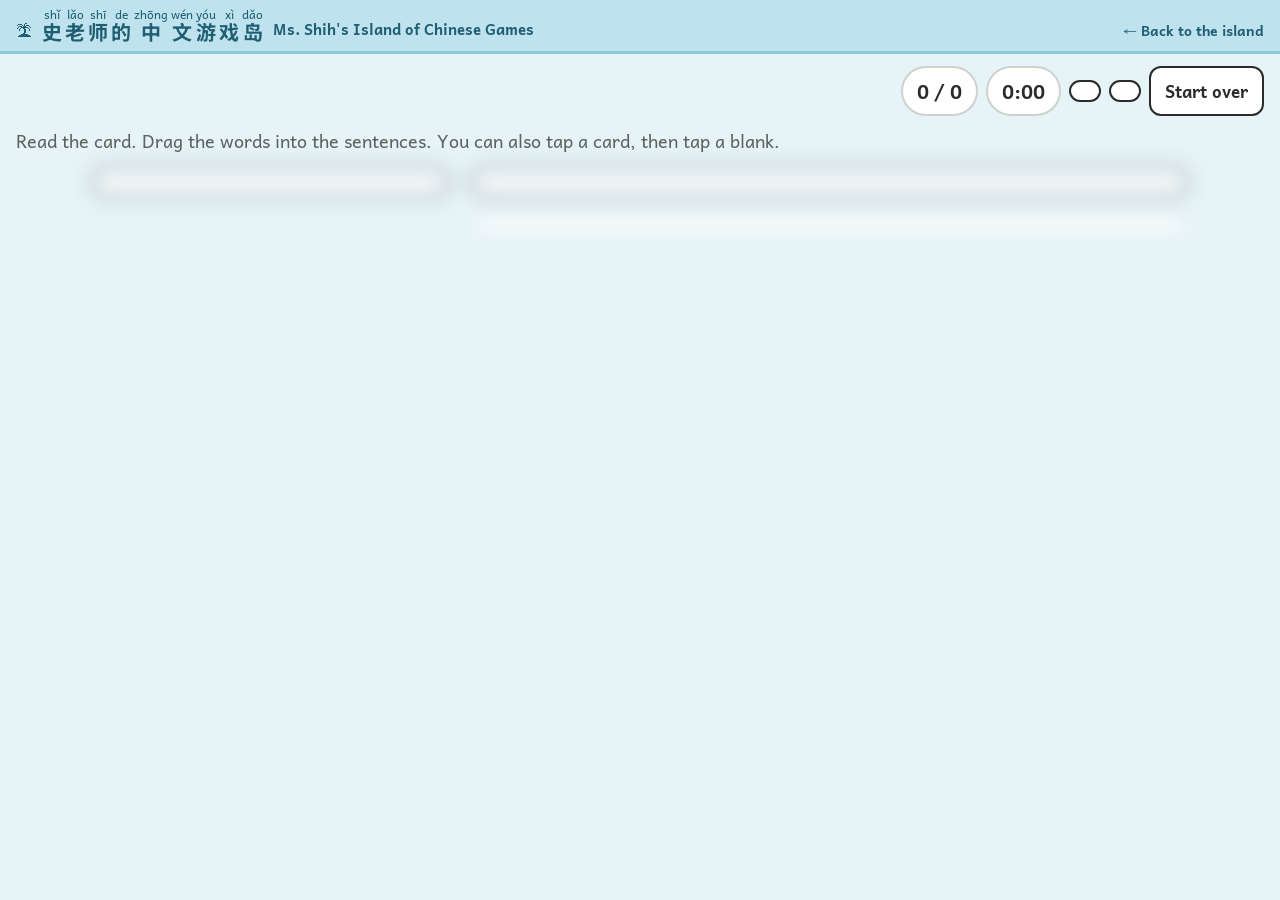
<file: games/intro.html>
<!doctype html>
<html lang="zh-CN">
<head>
<meta charset="utf-8">
<meta name="viewport" content="width=device-width, initial-scale=1">
<script src="../shared/gate.js"></script>
<title>自我介绍 About Me</title>
<link rel="preconnect" href="https://fonts.googleapis.com">
<link rel="stylesheet" href="https://fonts.googleapis.com/css2?family=Andika:wght@400;700&family=Noto+Sans+SC:wght@500;700&display=swap">
<link rel="stylesheet" href="../shared/common.css">
<style>
/* 自我介绍：看资料卡，把字卡拖进句子里。四年级。用法：intro.html?unit=hello */
body.game { background: #E6F4F8; }
.stage { display: grid; grid-template-columns: minmax(240px, 0.8fr) minmax(0, 1.6fr); gap: 18px; align-items: start; max-width: 1100px; margin: 0 auto; }
@media (max-width: 820px) { .stage { grid-template-columns: 1fr; } }
.card { background: var(--card); border: 3px solid var(--ink); border-radius: 22px; padding: 14px; display: flex; flex-direction: column; align-items: center; gap: 8px; }
.card .pic { width: 170px; } .card .pic svg { width: 100%; height: auto; display: block; }
.card .full { font: 700 24px var(--f-latin); }
.facts { width: 100%; display: flex; flex-direction: column; gap: 6px; }
.fact { display: flex; align-items: center; gap: 10px; background: #F3FAFC; border: 2px solid #BFE3EE; border-radius: 12px; padding: 6px 10px; font: 700 18px var(--f-latin); }
.fact .ppl { font-size: 15px; letter-spacing: -2px; white-space: nowrap; }
.fact .ic { font-size: 22px; width: 28px; text-align: center; }
.fact .lab { color: var(--muted); font-weight: 400; font-size: 15px; margin-left: auto; }
.fact .mini { width: 38px; height: 38px; } .fact .mini svg { width: 100%; height: 100%; }
.lines { background: var(--card); border: 3px solid var(--ink); border-radius: 22px; padding: 14px 16px; display: flex; flex-direction: column; gap: 10px; }
.line { display: flex; flex-direction: column; gap: 0; }
.line .s { display: flex; align-items: flex-end; flex-wrap: wrap; gap: 4px; }
.line .s .ruby .py { font-size: 14px; } .line .s .ruby .zh { font-size: 28px; }
.line .en { font-size: 14px; color: var(--muted); }
.line .dropSlot { min-width: 96px; min-height: 58px; border-color: #7FC4D8; background: #F3FAFC; }
.line .dropSlot.filled { border-color: var(--me); background: var(--me-done); }
.nameTxt { font: 700 26px var(--f-latin); padding: 0 4px; }
.bank .wcard .zh { font-size: 26px; }
</style>
</head>
<body class="game">
  <div class="gameHead">
    <div class="gameTitle"><span class="ruby" id="titleRuby"></span><span class="en" id="titleEn"></span></div>
    <div class="controls">
      <span class="pill" id="score">0 / 0</span>
      <span class="pill" id="timer">0:00</span>
      <button class="ctl" id="timerBtn" type="button"></button>
      <button class="ctl" id="soundBtn" type="button"></button>
      <button class="ctl" id="resetBtn" type="button">Start over</button>
    </div>
  </div>
  <p class="help">Read the card. Drag the words into the sentences. You can also tap a card, then tap a blank.</p>
  <div class="win" id="winMsg" hidden><span><span class="ruby" id="winRuby"></span> Great job! <span id="winTime"></span></span><button class="ctl" id="againBtn" type="button">Next kid</button></div>

  <div class="playArea waiting" id="playArea">
    <div class="playInner">
      <div class="stage">
        <div class="card" id="card"></div>
        <div>
          <div class="lines" id="lines"></div>
          <div class="bank" id="bank" style="margin-top:12px"></div>
        </div>
      </div>
    </div>
  </div>

<script src="../shared/common.js"></script>
<script src="../shared/kids.js"></script>
<script>
Shih.islandBar();
Shih.loadUnit().then(UNIT => {
  const ART = window.ART;      // 小朋友的名单和图：shared/kids.js
  const C = UNIT.intro;
  document.title = `${C.title.zh} ${C.title.en}`;
  document.getElementById('titleRuby').innerHTML = Shih.ruby(C.title.zh, C.title.py);
  document.getElementById('titleEn').textContent = C.title.en;
  document.getElementById('winRuby').innerHTML = Shih.ruby('太棒了', 'tài bàng le');
  const cardEl = document.getElementById('card'), linesEl = document.getElementById('lines'), bank = document.getElementById('bank');
  const scoreEl = document.getElementById('score'), winMsg = document.getElementById('winMsg'), winTime = document.getElementById('winTime');
  const timerEl = document.getElementById('timer'), timer = Shih.timer(timerEl);
  const timerOn = Shih.toggle(document.getElementById('timerBtn'), 'timer', '⏱ Timer on', '⏱ Timer off', true, on => { timerEl.hidden = !on; });
  Shih.soundButton(document.getElementById('soundBtn'));
  const shuffle = a => { a = a.slice(); for (let i = a.length - 1; i > 0; i--) { const j = Math.floor(Math.random() * (i + 1)); [a[i], a[j]] = [a[j], a[i]]; } return a; };
  const pick = a => a[Math.floor(Math.random() * a.length)];
  const NUM = { 3: ['三', 'sān'], 4: ['四', 'sì'], 5: ['五', 'wǔ'], 6: ['六', 'liù'], 7: ['七', 'qī'], 8: ['八', 'bā'], 9: ['九', 'jiǔ'], 10: ['十', 'shí'] };

  // 字卡：{ id, zh, py } 或英文名字 { id, name }
  const numCard = n => ({ id: 'n' + n, zh: NUM[n][0], py: NUM[n][1] });
  const nameCard = s => ({ id: 'w' + s, name: s });
  const HAIR = { true: { id: 'long', zh: '长', py: 'cháng' }, false: { id: 'short', zh: '短', py: 'duǎn' } };

  let order = shuffle(ART.people), oi = 0, total = 0, done = 0;
  function makeKid() {
    const p = order[oi++ % order.length];
    // 年龄 7 到 10 岁；7、8 岁上三年级，10 岁上四年级，9 岁两种都有
    const age = pick([7, 8, 9, 10]);
    const grade = age <= 8 ? 3 : age === 10 ? 4 : pick([3, 4]);
    const fam = pick([3, 4, 5, 6]);   // 家里 3 到 6 个人（年龄是 7 到 10，数字才不会重复）
    const friend = pick(ART.people.filter(x => x !== p));
    const other = pick(ART.people.filter(x => x !== p && x !== friend));
    // 个性：从单元的形容词里挑一个（「漂亮」只给女生），再挑一个当错的卡
    const adjs = UNIT.words.filter(w => w.adj && (!w.girl || !p.boy));
    const adj = pick(adjs), adjWrong = pick(adjs.filter(w => w !== adj));
    const adjCard = w => ({ id: 'a' + w.zh, zh: w.zh, py: w.py });
    // 每一句：前面的字、空格的答案、后面的字、英文（{x} 先是 ___，填对了才换成答案）
    const L = [
      { pre: ['我叫', 'wǒ jiào'], ans: nameCard(p.first), post: ['。', ''], en: 'My name is {x}.', x: p.first },
      { pre: ['我姓', 'wǒ xìng'], ans: nameCard(p.last), post: ['。', ''], en: 'My last name is {x}.', x: p.last },
      { pre: ['我', 'wǒ'], ans: numCard(age), post: ['岁。', 'suì'], en: "I'm {x} years old.", x: age },
      { pre: ['我上', 'wǒ shàng'], ans: numCard(grade), post: ['年级。', 'nián jí'], en: "I'm in grade {x}.", x: grade },
      { pre: ['我的家有', 'wǒ de jiā yǒu'], ans: numCard(fam), post: ['个人。', 'gè rén'], en: 'There are {x} people in my family.', x: fam },
      { pre: ['我有', 'wǒ yǒu'], ans: HAIR[p.long], post: ['发。', 'fà'], en: 'I have {x} hair.', x: p.long ? 'long' : 'short' },
      { pre: ['我很', 'wǒ hěn'], ans: adjCard(adj), post: ['。', ''], en: "I'm {x}.", x: adj.en },
      { pre: ['我的好朋友叫', 'wǒ de hǎo péng yǒu jiào'], ans: nameCard(friend.first), post: ['。', ''], en: 'My best friend is {x}.', x: friend.first }
    ];
    // 容易搞混的卡：别人的姓、别人的名字、差一的数字、相反的头发
    const extra = [adjCard(adjWrong), nameCard(other.last), nameCard(other.first), HAIR[!p.long],
      numCard(age === 10 ? 9 : age + 1), numCard(grade === 3 ? 4 : 3), numCard(fam === 6 ? 5 : fam + 1)];
    const seen = new Set(L.map(x => x.ans.id));
    const extras = extra.filter(x => !seen.has(x.id) && !seen.has(x.id) && seen.add(x.id));
    return { p, grade, age, fam, friend, adj, L, extras };
  }

  function show(k) {
    const { p, grade, age, fam, friend, adj, L, extras } = k;
    cardEl.innerHTML = `<div class="pic">${ART.kid(p, 'good')}</div><span class="full">${Shih.esc(p.first)} ${Shih.esc(p.last)}</span>` +
      `<div class="facts">` +
      `<div class="fact"><span class="ic">🎂</span>${age}<span class="lab">years old</span></div>` +
      `<div class="fact"><span class="ic">🏫</span>Grade ${grade}<span class="lab">grade</span></div>` +
      `<div class="fact"><span class="ic">🏠</span><span class="ppl">${'👤'.repeat(fam)}</span>${fam}<span class="lab">family</span></div>` +
      `<div class="fact"><span class="ic">💇</span>${p.long ? 'long hair' : 'short hair'}<span class="lab">hair</span></div>` +
      `<div class="fact"><span class="ic">${adj.icon || '⭐'}</span>${Shih.esc(adj.en)}<span class="lab">I am…</span></div>` +
      `<div class="fact"><span class="ic">❤️</span><span class="mini">${ART.kid(friend, 'good')}</span>${Shih.esc(friend.first)}<span class="lab">best friend</span></div>` +
      `</div>`;
    linesEl.innerHTML = L.map((x, i) =>
      `<div class="line"><div class="s"><span class="ruby">${Shih.rubyText(x.pre[0], x.pre[1])}</span>` +
      `<span class="dropSlot" data-i="${i}"></span>` +
      `<span class="ruby">${Shih.rubyText(x.post[0], x.post[1])}</span></div><span class="en" data-en="${i}">${Shih.esc(x.en.replace('{x}', '___'))}</span></div>`).join('');
    bank.innerHTML = '';
    const cards = shuffle(L.map(x => x.ans).concat(extras)).map(c => {
      const el = document.createElement('div');
      el.className = 'wcard'; el.dataset.id = c.id;
      el.innerHTML = c.name ? `<span class="nameTxt">${Shih.esc(c.name)}</span>` : `<span class="ruby">${Shih.ruby(c.zh, c.py)}</span>`;
      bank.appendChild(el);
      return el;
    });
    const dnd = Shih.dragCards(cards, {
      slots: () => [...linesEl.querySelectorAll('.dropSlot:not(.filled)')],
      accept(card, slot) {
        const x = L[+slot.dataset.i];
        if (card.dataset.id !== x.ans.id) return false;
        card.classList.add('used');
        slot.classList.add('filled');
        slot.innerHTML = card.innerHTML;
        linesEl.querySelector(`[data-en="${slot.dataset.i}"]`).textContent = x.en.replace('{x}', x.x);   // 填对了才出现完整的英文
        if (x.ans.zh) Shih.speak(x.pre[0] + x.ans.zh + x.post[0]);   // 英文名字不念
        done++; update();
        if (done === total) {
          const ms = timer.stop();
          winTime.textContent = timerOn() ? 'Time: ' + Shih.fmt(ms) : '';
          setTimeout(() => { winMsg.hidden = false; }, 700);
        }
        return true;
      }
    });
    linesEl.querySelectorAll('.dropSlot').forEach(s => s.addEventListener('click', () => dnd.tapSlot(s)));
    total = L.length; done = 0; update();
  }
  function update() { scoreEl.textContent = `${done} / ${total}`; }

  const wait = Shih.startCover(document.getElementById('playArea'), () => { if (timerOn()) timer.start(); });
  function setup() {
    timer.reset(); winMsg.hidden = true;
    show(makeKid());
    wait();
  }
  document.getElementById('resetBtn').addEventListener('click', setup);
  document.getElementById('againBtn').addEventListener('click', setup);
  setup();
});
</script>
</body>
</html>
</file>
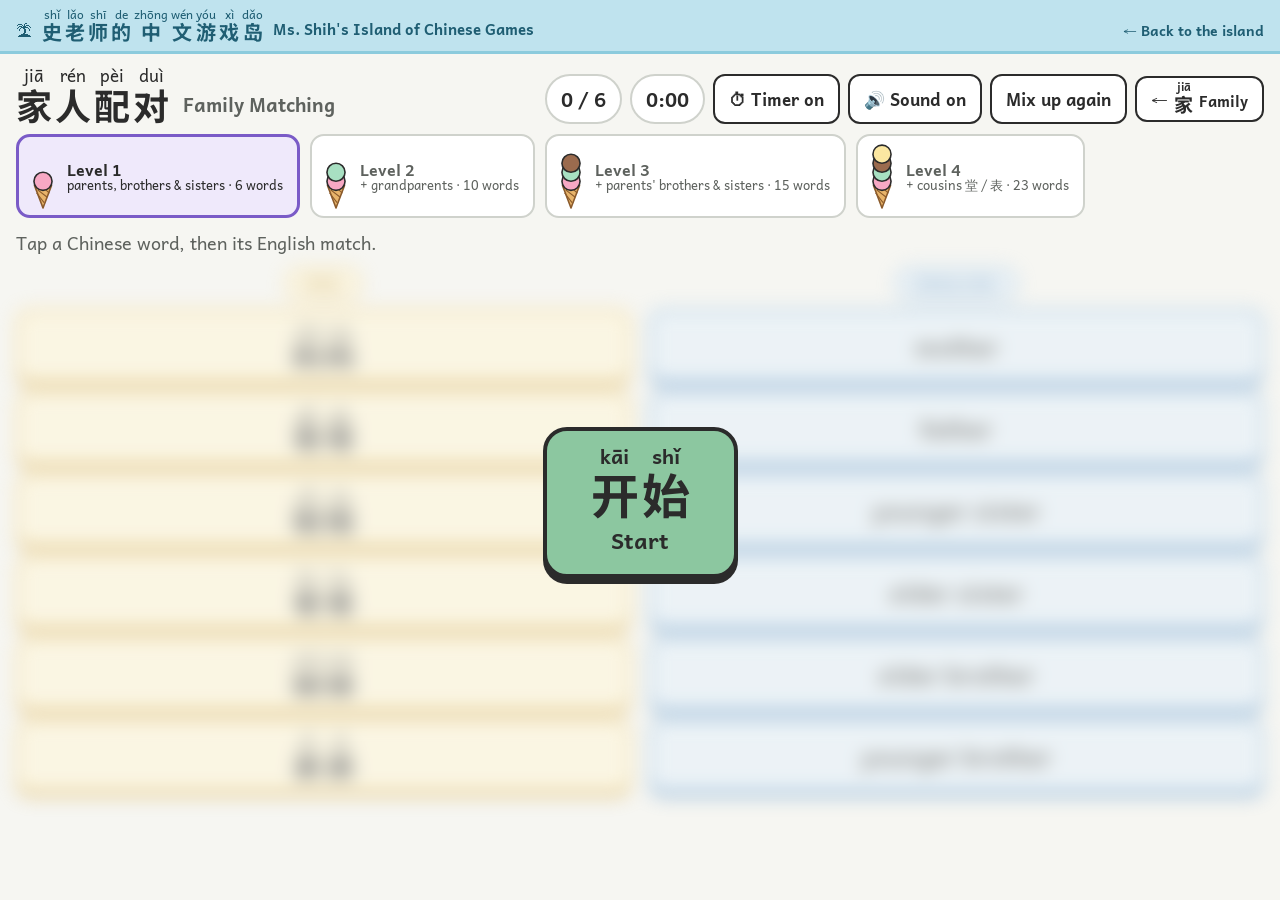
<file: games/match.html>
<!doctype html>
<html lang="zh-CN">
<head>
<meta charset="utf-8">
<meta name="viewport" content="width=device-width, initial-scale=1">
<script src="../shared/gate.js"></script>
<title>配对 Matching</title>
<link rel="preconnect" href="https://fonts.googleapis.com">
<link rel="stylesheet" href="https://fonts.googleapis.com/css2?family=Andika:wght@400;700&family=Noto+Sans+SC:wght@500;700&display=swap">
<link rel="stylesheet" href="../shared/common.css">
<style>
/* 配对玩法：中文在左、英文在右，点一个再点它的配对。用法：match.html?unit=family
   单元里写 UNIT.matchMode = 'pinyin' 的话，就变成「认字配对」：右边是拼音 + 英文，左边的中文没有拼音 */
:root { --en: #5B9BD5; --en-deep: #3B78B5; --en-soft: #E3F0FB; --zh: #E9B949; --zh-deep: #C4932A; --zh-soft: #FFF6D6; }
.board { display: grid; grid-template-columns: 1fr 1fr; gap: 18px; }
.col { display: flex; flex-direction: column; gap: 8px; min-width: 0; }
.grid { display: grid; grid-template-columns: repeat(var(--cols, 1), minmax(0, 1fr)); gap: 8px; }
.board.c2 .tile { font-size: 20px; } .board.c2 .tile .zh { font-size: 28px; }
.board.c3 .tile { font-size: 17px; line-height: 1.15; padding: 4px 8px; height: 68px; min-height: 0; } .board.c3 .tile .zh { font-size: 25px; } .board.c3 .tile .py { font-size: 15px; }
.board.c3 .tile.done::after { width: 22px; height: 22px; font-size: 13px; line-height: 22px; right: 5px; top: 5px; transform: none; }
.col h2 { margin: 0 auto; height: 34px; line-height: 30px; padding: 0 18px; border-radius: 999px; font-size: 17px; letter-spacing: .06em; text-align: center; border: 2px solid; }
.col.en h2 { background: var(--en-soft); border-color: var(--en); color: var(--en-deep); text-transform: uppercase; }
.col.zh h2 { background: var(--zh-soft); border-color: var(--zh); color: var(--zh-deep); font-family: var(--f-zh); }
.tile {
  position: relative; width: 100%; min-height: 66px; height: 74px; border-radius: 14px; border: 3px solid var(--ink); background: var(--card);
  box-shadow: 0 3px 0 var(--ink); cursor: pointer; padding: 6px 12px;
  display: flex; align-items: center; justify-content: center; text-align: center;
  font: 700 24px var(--f-latin); color: var(--ink); touch-action: manipulation;
  transition: transform .08s, background .15s;
}
.tile:active { transform: translateY(2px); }
.tile[data-side="L"] { background: var(--en-soft); border-color: var(--en); box-shadow: 0 4px 0 var(--en-deep); }
.tile[data-side="R"] { background: var(--zh-soft); border-color: var(--zh); box-shadow: 0 4px 0 var(--zh-deep); }
.tile .py { font-size: 17px; font-weight: 400; } .tile .zh { font-size: 30px; }
.tile.picked { border-color: var(--pick); background: var(--pick-soft); box-shadow: 0 4px 0 var(--pick); outline: 3px solid var(--pick); outline-offset: 2px; }
.tile.done { cursor: default; box-shadow: none; transform: none; color: var(--ink); }
.tile.done.g-dad { border-color: var(--dad); background: var(--dad-done); }
.tile.done.g-mom { border-color: var(--mom); background: var(--mom-done); }
.tile.done.g-me { border-color: var(--me); background: var(--me-done); }
.tile.done.g-night { border-color: var(--night); background: var(--night-done); }
.tile.done.g-sea { border-color: #7FC4D8; background: #D6EEF5; }
.tile .key { font: 700 26px var(--f-latin); color: var(--sea-ink); }
.tile .enLine { font-size: 15px; font-weight: 400; color: var(--muted); }
.pinyinMode .tile[data-side="L"] { flex-direction: column; gap: 0; line-height: 1.15; }
.pinyinMode .tile { height: auto; min-height: 74px; }
.pinyinMode .tile.done .ruby { gap: 1px; } .pinyinMode .tile.done .ruby .zh { font-size: 22px; } .pinyinMode .tile.done .ruby .py { font-size: 11px; }
.pinyinMode .tile.done::after { width: 20px; height: 20px; font-size: 12px; line-height: 20px; right: 4px; top: 4px; transform: none; }
.board.c3 .tile .key { font-size: 21px; } .board.c3 .tile .enLine { font-size: 13px; }
.tile.done::after { content: "✓"; position: absolute; right: 12px; top: 50%; transform: translateY(-50%); width: 30px; height: 30px; border-radius: 50%; background: #FFFFFF; color: var(--ink); font: 700 18px/30px var(--f-latin); }
.tile.wrong { animation: shake .35s; border-color: var(--bad); }
/* 配对成功：先变色，过一下就淡出，留下空格，其他格子不动 */
.tile.gone { opacity: 0; visibility: hidden; transition: opacity .1s, visibility 0s .1s; }
@media (max-width: 640px) { .board { gap: 10px; } .tile { font-size: 18px; } .tile .zh { font-size: 26px; } .tile .py { font-size: 14px; } }
</style>
</head>
<body class="game">
  <div class="gameHead">
    <div class="gameTitle"><span class="ruby" id="titleRuby"></span><span class="en" id="titleEn"></span></div>
    <div class="controls">
      <span class="pill" id="score">0 / 0</span>
      <span class="pill" id="timer">0:00</span>
      <button class="ctl" id="timerBtn" type="button"></button>
      <button class="ctl" id="soundBtn" type="button"></button>
      <button class="ctl" id="enBtn" type="button" hidden></button>
      <button class="ctl" id="resetBtn" type="button">Mix up again</button>
    </div>
  </div>
  <div class="levels" id="levels" aria-label="Level"></div>
  <p class="help" id="help">Tap a Chinese word, then its English match.</p>
  <div class="win" id="win" hidden><span><span class="ruby" id="winRuby"></span> Great job! <span id="winTime"></span></span><button class="ctl" id="againBtn" type="button">Play again</button></div>

  <div class="playArea waiting" id="playArea">
    <div class="playInner">
      <div class="board" id="board">
        <div class="col zh"><h2>中文</h2><div class="grid" id="right"></div></div>
        <div class="col en"><h2 id="leftHead">English</h2><div class="grid" id="left"></div></div>
      </div>
    </div>
  </div>

<script src="../shared/common.js"></script>
<script>
Shih.islandBar();
Shih.loadUnit().then(UNIT => {
  const WORDS = UNIT.words.filter(w => w.match !== false);
  const LEVELS = UNIT.levels || [{ note: '' }];
  const title = UNIT.matchTitle || { zh: '配对', py: 'pèi duì', en: 'Matching' };
  document.title = `${title.zh} ${title.en}`;
  document.getElementById('titleRuby').innerHTML = Shih.ruby(title.zh, title.py);
  document.getElementById('titleEn').textContent = title.en;
  document.getElementById('winRuby').innerHTML = Shih.ruby('太棒了', 'tài bàng le');

  const left = document.getElementById('left'), right = document.getElementById('right'), boardEl = document.getElementById('board');
  const scoreEl = document.getElementById('score'), timerEl = document.getElementById('timer');
  const winEl = document.getElementById('win'), winTime = document.getElementById('winTime');
  const timer = Shih.timer(timerEl);
  const PINYIN = UNIT.matchMode === 'pinyin';
  let showEn = () => true;
  if (PINYIN) {
    boardEl.classList.add('pinyinMode');
    document.getElementById('leftHead').textContent = 'Pinyin';
    document.getElementById('help').textContent = 'Tap the Chinese, then its pinyin.';
    const enBtn = document.getElementById('enBtn'); enBtn.hidden = false;
    showEn = Shih.toggle(enBtn, 'matchEnglish', 'English on', 'English off', true, on => boardEl.querySelectorAll('.enLine').forEach(e => { e.hidden = !on; }));
  }
  const timerOn = Shih.toggle(document.getElementById('timerBtn'), 'timer', '⏱ Timer on', '⏱ Timer off', true, on => { timerEl.hidden = !on; });
  Shih.soundButton(document.getElementById('soundBtn'));

  let level = Shih.startLevel('matchLevel', LEVELS.length);
  let PAIRS = [], picked = { L: null, R: null }, matched = 0;

  const paintLevels = Shih.levelButtons(document.getElementById('levels'), LEVELS, level,
    lv => WORDS.filter(w => (w.level || 1) <= lv).length,
    lv => { level = lv; Shih.set('matchLevel', lv); setup(); }, UNIT.levelIcon);

  const shuffle = a => { a = a.slice(); for (let i = a.length - 1; i > 0; i--) { const j = Math.floor(Math.random() * (i + 1)); [a[i], a[j]] = [a[j], a[i]]; } return a; };
  // English layout: "older/younger" on line 1 for cousins, "(...)" always on its own line
  function enHTML(en) {
    let t = Shih.esc(en);
    if (/cousin/.test(t)) t = t.replace(/^(older|younger)\s+/, '$1<br>');
    return t.replace(/\s*\(/, '<br>(');
  }
  function tile(side, i) {
    const w = PAIRS[i];
    const b = document.createElement('button');
    b.type = 'button';
    b.className = 'tile g-' + (w.side || 'me');
    b.dataset.side = side; b.dataset.i = i;
    if (PINYIN) {
      // 认字配对：有 key 的只配会变的那个字（拼音 w.key ↔ 中文 w.keyZh），中文那边不放拼音
      if (side === 'L') b.innerHTML = `<span class="key">${Shih.esc(w.key || w.py)}</span><span class="enLine"${showEn() ? '' : ' hidden'}>${Shih.esc(w.keyEn || w.en)}</span>`;
      else b.innerHTML = `<span class="zh" style="font-family:var(--f-zh)">${Shih.esc(w.keyZh || w.zh)}</span>`;
    } else if (side === 'L') b.innerHTML = enHTML(w.en); else b.innerHTML = `<span class="ruby">${Shih.ruby(w.zh, w.py)}</span>`;
    // 认字配对时，配对成功才念（不然听声音就能配）
    b.addEventListener('click', () => { if (side === 'R' && !PINYIN) Shih.speak(w.zh); pick(b); });
    return b;
  }

  const wait = Shih.startCover(document.getElementById('playArea'), () => { if (timerOn()) timer.start(); });

  function setup() {
    PAIRS = WORDS.filter(w => (w.level || 1) <= level);
    // 单元可以设 UNIT.matchMax：字太多时，每次随机挑这么多组来配
    if (UNIT.matchMax && PAIRS.length > UNIT.matchMax) PAIRS = shuffle(PAIRS).slice(0, UNIT.matchMax);
    const cols = PAIRS.length <= 6 ? 1 : PAIRS.length <= 12 ? 2 : 3;
    boardEl.classList.remove('c1', 'c2', 'c3'); boardEl.classList.add('c' + cols);
    boardEl.style.setProperty('--cols', cols);
    paintLevels(level);
    left.innerHTML = ''; right.innerHTML = '';
    shuffle(PAIRS.map((_, i) => i)).forEach(i => left.appendChild(tile('L', i)));
    shuffle(PAIRS.map((_, i) => i)).forEach(i => right.appendChild(tile('R', i)));
    picked = { L: null, R: null }; matched = 0;
    timer.reset(); winEl.hidden = true; update();
    wait();
  }
  function update() { scoreEl.textContent = `${matched} / ${PAIRS.length}`; }

  function pick(b) {
    if (b.classList.contains('done')) return;
    const side = b.dataset.side;
    if (picked[side]) picked[side].classList.remove('picked');
    if (picked[side] === b) { picked[side] = null; return; }
    picked[side] = b; b.classList.add('picked');
    if (picked.L && picked.R) {
      const a = picked.L, c = picked.R;
      picked = { L: null, R: null };
      if (a.dataset.i === c.dataset.i) {
        [a, c].forEach(t => { t.classList.remove('picked'); t.classList.add('done'); t.disabled = true; });
        setTimeout(() => [a, c].forEach(t => t.classList.add('gone')), 200);
        if (PINYIN) { const w = PAIRS[+c.dataset.i]; Shih.speak(w.keyZh || w.zh); }   // 配对成功就念，不另外显示拼音
        matched++; update();
        if (matched === PAIRS.length) {
          const ms = timer.stop();
          winTime.textContent = timerOn() ? 'Time: ' + Shih.fmt(ms) : '';
          winEl.hidden = false;
        }
      } else {
        [a, c].forEach(t => { t.classList.remove('picked'); t.classList.add('wrong'); setTimeout(() => t.classList.remove('wrong'), 400); });
      }
    }
  }
  document.getElementById('resetBtn').addEventListener('click', setup);
  document.getElementById('againBtn').addEventListener('click', setup);
  setup();
});
</script>
</body>
</html>
</file>
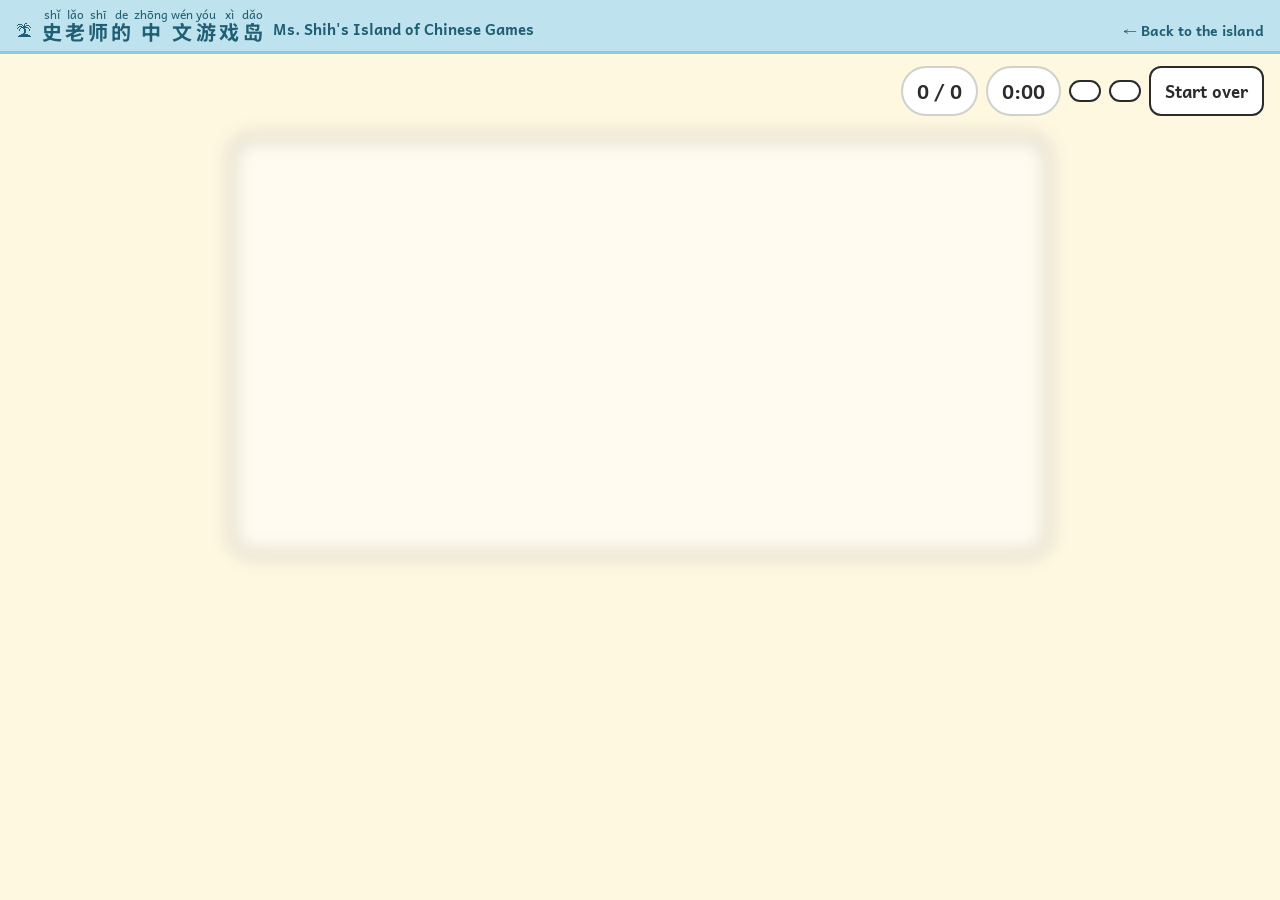
<file: games/numbers.html>
<!doctype html>
<html lang="zh-CN">
<head>
<meta charset="utf-8">
<meta name="viewport" content="width=device-width, initial-scale=1">
<script src="../shared/gate.js"></script>
<title>数字挑战 Number Challenge</title>
<link rel="preconnect" href="https://fonts.googleapis.com">
<link rel="stylesheet" href="https://fonts.googleapis.com/css2?family=Andika:wght@400;700&family=Noto+Sans+SC:wght@500;700&display=swap">
<link rel="stylesheet" href="../shared/common.css">
<style>
/* 数字挑战：一题一题答，题型混着出。用法：numbers.html?unit=numbers */
body.game { background: #FFF8E1; }
.qcard { max-width: 820px; margin: 0 auto; background: var(--card); border: 3px solid var(--ink); border-radius: 22px; padding: 18px 18px 22px; display: flex; flex-direction: column; align-items: center; gap: 16px; min-height: 420px; }
.qnum { align-self: flex-start; font-weight: 700; color: #8A5A2B; background: #FFF1C7; border: 2px solid #E9B949; border-radius: 999px; padding: 2px 12px; font-size: 16px; }
.prompt { display: flex; flex-direction: column; align-items: center; text-align: center; gap: 2px; }
.prompt .ruby .py { font-size: 15px; } .prompt .ruby .zh { font-size: 26px; }
.prompt .en { font-size: 17px; color: var(--muted); }
.fact { font-size: clamp(24px, 3.4vw, 34px); font-weight: 700; text-align: center; max-width: 680px; line-height: 1.25; }
.bigzh { cursor: pointer; background: #FFF6D6; border: 3px solid #E9B949; border-radius: 18px; padding: 10px 22px; }
.bigzh .ruby .py { font-size: 20px; } .bigzh .ruby .zh { font-size: clamp(40px, 6vw, 60px); }
.seq { display: flex; flex-wrap: wrap; justify-content: center; align-items: flex-end; gap: 10px; }
.seq .t { background: #FFF6D6; border: 3px solid #E9B949; border-radius: 14px; padding: 6px 12px; cursor: pointer; }
.seq .t .ruby .py { font-size: 14px; } .seq .t .ruby .zh { font-size: 30px; }
.seq .t.blank { background: #fff; border-style: dashed; color: #C4932A; font: 700 34px var(--f-latin); min-width: 90px; text-align: center; padding: 14px 12px; }
.seq .t.blank.got { border-style: solid; border-color: var(--me-ink); background: var(--me-done); color: var(--ink); padding: 6px 12px; }
.seq .comma { font-size: 30px; padding-bottom: 6px; }
.eqWrap { display: flex; flex-direction: column; align-items: center; gap: 6px; }
.eq { display: flex; align-items: flex-end; gap: 14px; flex-wrap: wrap; justify-content: center; font: 700 clamp(44px, 6vw, 64px)/1 var(--f-latin); }
.eq .op, .eq .eqs, .eq .qm { margin-bottom: 4px; }
.eq .op { font-size: .8em; }
.eq .eqs { color: var(--muted); }
.eq .qm { color: #C4932A; }
.eq .ruby .py { font-size: 18px; } .eq .ruby .zh { font-size: clamp(36px, 5vw, 52px); }
.eqEn { font-size: 20px; color: var(--muted); font-weight: 700; }
.choices { display: grid; grid-template-columns: repeat(2, minmax(0, 1fr)); gap: 12px; width: 100%; max-width: 640px; }
.choice {
  font: inherit; color: var(--ink); cursor: pointer; background: #FFF6D6; border: 3px solid #E9B949; border-radius: 16px;
  box-shadow: 0 4px 0 #C4932A; padding: 10px 12px; display: flex; justify-content: center; align-items: center; min-height: 84px;
}
.choice .num { font: 700 40px var(--f-latin); }
.choice .ruby .py { font-size: 15px; } .choice .ruby .zh { font-size: 30px; }
.choice.right { background: var(--me-done); border-color: var(--me-ink); box-shadow: 0 4px 0 var(--me-ink); }
.choice.wrong { animation: shake .35s; border-color: var(--bad); }
.order { display: flex; flex-direction: column; align-items: center; gap: 12px; width: 100%; }
.slots { display: flex; flex-wrap: wrap; justify-content: center; align-items: center; gap: 8px; }
.slots .arrow { font: 700 26px var(--f-latin); color: #C4932A; }
.slots .end { display: flex; flex-direction: column; align-items: center; color: #8A5A2B; }
.slots .end .ruby .py { font-size: 13px; } .slots .end .ruby .zh { font-size: 26px; }
.order .dropSlot { border-color: #E9B949; background: #FFF6D6; min-width: 110px; }
.order .dropSlot.filled { border-color: var(--me); background: var(--me-done); }
.order .bank { width: 100%; }
.order .wcard .zh { font-size: 26px; }
</style>
</head>
<body class="game">
  <div class="gameHead">
    <div class="gameTitle"><span class="ruby" id="titleRuby"></span><span class="en" id="titleEn"></span></div>
    <div class="controls">
      <span class="pill" id="score">0 / 0</span>
      <span class="pill" id="timer">0:00</span>
      <button class="ctl" id="timerBtn" type="button"></button>
      <button class="ctl" id="soundBtn" type="button"></button>
      <button class="ctl" id="resetBtn" type="button">Start over</button>
    </div>
  </div>
  <div class="levels" id="levels" aria-label="Level"></div>
  <div class="win" id="winMsg" hidden><span><span class="ruby" id="winRuby"></span> Great job! <span id="winTime"></span></span><button class="ctl" id="againBtn" type="button">Play again</button></div>

  <div class="playArea waiting" id="playArea">
    <div class="playInner"><div class="qcard" id="qcard"></div></div>
  </div>

<script src="../shared/common.js"></script>
<script src="../shared/numbers.js"></script>
<script>
Shih.islandBar();
Shih.loadUnit().then(UNIT => {
  const N = ShihNum, C = UNIT.challenge, LEVELS = UNIT.levels;
  document.title = `${C.title.zh} ${C.title.en}`;
  document.getElementById('titleRuby').innerHTML = Shih.ruby(C.title.zh, C.title.py);
  document.getElementById('titleEn').textContent = C.title.en;
  document.getElementById('winRuby').innerHTML = Shih.ruby('太棒了', 'tài bàng le');
  const qcard = document.getElementById('qcard');
  const scoreEl = document.getElementById('score'), winMsg = document.getElementById('winMsg'), winTime = document.getElementById('winTime');
  const timerEl = document.getElementById('timer'), timer = Shih.timer(timerEl);
  const timerOn = Shih.toggle(document.getElementById('timerBtn'), 'timer', '⏱ Timer on', '⏱ Timer off', true, on => { timerEl.hidden = !on; });
  Shih.soundButton(document.getElementById('soundBtn'));

  let level = Shih.startLevel('numbersLevel', LEVELS.length);
  const paintLevels = Shih.levelButtons(document.getElementById('levels'), LEVELS, level, null,
    lv => { level = lv; Shih.set('numbersLevel', lv); setup(); }, UNIT.levelIcon);
  // 每一题先决定用哪一级的数字：高的级也会出前面几级的题，只是比例比较少
  // MIX[选的级] = 出第 1、2、3 级题目的比例
  const MIX = { 1: [1], 2: [0.3, 0.7], 3: [0.15, 0.25, 0.6] };
  let eff = level;
  const pickEff = () => { const w = MIX[level] || [1]; let r = Math.random(); for (let i = 0; i < w.length; i++) { if ((r -= w[i]) < 0) return i + 1; } return w.length; };
  const L = () => LEVELS[eff - 1];
  const inRange = n => n >= L().min && n <= L().max && N.ok(n);
  const anyNum = () => eff >= 3 ? N.big(L().min) : N.rnd(L().min, L().max);
  const prompt = (zh, py, en) => `<div class="prompt"><span class="ruby">${Shih.rubyText(zh, py)}</span><span class="en">${Shih.esc(en)}</span></div>`;

  // ---------- 出题 ----------
  const MAKE = {
    read() {
      const n = anyNum();
      return { kind: 'read', n, opts: N.options(n, N.near(n, L().min, L().max), L().min, L().max) };
    },
    between() {
      const steps = eff === 1 ? [1] : eff === 2 ? [1, 1, 10] : [10, 100, 100, 1000];
      for (;;) {
        const step = N.pick(steps), start = anyNum();
        const seq = [0, 1, 2, 3].map(i => start + i * step);
        if (!seq.every(inRange)) continue;
        const gap = N.rnd(1, 2);                     // 空格在第二或第三个
        const ans = seq[gap];
        const cands = N.near(ans, L().min, L().max, [step * 2, -step * 2, step * 3, -step * 3]).filter(x => !seq.includes(x));
        return { kind: 'between', seq, gap, n: ans, opts: N.options(ans, cands, L().min, L().max) };
      }
    },
    order() {
      const first = anyNum();
      const pool = N.near(first, L().min, L().max);
      const nums = [first];
      pool.forEach(x => { if (nums.length < 3 && !nums.includes(x)) nums.push(x); });
      while (nums.length < 4) { const x = anyNum(); if (!nums.includes(x)) nums.push(x); }
      return { kind: 'order', nums: N.shuffle(nums), up: Math.random() < 0.5 };
    },
    math(zhStyle) {
      for (;;) {
        let a, b, plus = Math.random() < 0.5;
        if (eff === 1) { if (plus) { a = N.rnd(1, 20); b = N.rnd(1, Math.min(20, 30 - a)); } else { a = N.rnd(5, 30); b = N.rnd(1, a - 1); } }
        else if (eff === 2) { if (plus) { a = N.rnd(10, 90); b = N.rnd(1, 100 - a); } else { a = N.rnd(20, 100); b = N.rnd(1, a - 1); } }
        else {
          // 四年级：三位数、四位数，要进位、借位（例如 3456 + 278、2341 − 186）
          // 大部分是每一位都不是 0 的数（例如 3456），比较需要进位、借位
          const full = len => { let s = ''; for (let i = 0; i < len; i++) s += N.rnd(1, 9); return +s; };
          const big = () => Math.random() < 0.75 ? full(N.rnd(3, 4)) : N.big();
          a = big(); b = Math.random() < 0.4 ? full(2) : big();
          if (!plus && b >= a) [a, b] = [b, a];
        }
        const n = plus ? a + b : a - b;
        if (!N.ok(a) || !N.ok(b) || !inRange(n) || a === b) continue;
        const other = plus ? a - b : a + b;              // 加减看错时的答案
        // 错的选项：忘了进位／借位（差 10、100、1000）、差 1、两个数字对调
        const carry = eff === 3 ? [10, -10, 100, -100, 1000, -1000, 110, -110] : [];
        const cands = (eff === 3 ? N.shuffle(carry.map(k => n + k)) : []).concat([other], N.near(n, L().min, L().max));
        return { kind: 'math', zh: !!zhStyle, a, b, plus, n, opts: N.options(n, cands, L().min, L().max) };
      }
    },
    mathZh() { return MAKE.math(true); },
    facts(used) {
      const ok = (UNIT.facts || []).filter(f => !used.includes(f));   // 常识题每一级都会出现
      if (!ok.length) return null;
      const f = N.pick(ok); used.push(f);
      const cands = (f.wrong || []).concat(N.near(f.answer, 1, L().max));
      return { kind: 'fact', f, n: f.answer, opts: N.options(f.answer, cands, 1, Math.max(L().max, f.answer * 2)) };
    }
  };
  function makeRound() {
    const qs = [], usedFacts = [];
    Object.entries(C.mix).forEach(([k, cnt]) => {
      for (let i = 0; i < cnt; i++) { eff = pickEff(); qs.push(k === 'facts' ? (MAKE.facts(usedFacts) || MAKE.read()) : MAKE[k]()); }
    });
    return N.shuffle(qs);
  }

  // ---------- 画题目 ----------
  let qs = [], qi = 0, busy = false;
  function show() {
    const q = qs[qi];
    busy = false;
    let h = `<span class="qnum">${qi + 1} / ${qs.length}</span>`;
    if (q.kind === 'read') {
      h += prompt('这是哪个数字？', 'zhè shì nǎ ge shù zì?', 'Which number is this?') +
           `<button type="button" class="bigzh" id="say">${N.ruby(q.n)}</button>`;
    } else if (q.kind === 'between') {
      h += prompt('哪个数字不见了？', 'nǎ ge shù zì bú jiàn le?', 'Which number is missing?') + '<div class="seq">' +
        q.seq.map((n, i) => (i ? '<span class="comma">、</span>' : '') + (i === q.gap ? `<span class="t blank" id="blank">?</span>` : `<button type="button" class="t" data-n="${n}">${N.ruby(n)}</button>`)).join('') + '</div>';
    } else if (q.kind === 'math') {
      const side = n => q.zh ? N.ruby(n) : `<span>${n}</span>`;
      h += prompt('是多少？', 'shì duō shǎo?', "What's the answer?") +
        `<div class="eqWrap"><div class="eq">${side(q.a)}<span class="op ${q.plus ? 'plus' : 'minus'}" aria-label="${q.plus ? 'plus' : 'minus'}">${q.plus ? '+' : '−'}</span>${side(q.b)}<span class="eqs">=</span><span class="qm">?</span></div>` +
        (q.zh ? '' : `<div class="eqEn">${q.a} ${q.plus ? 'plus' : 'minus'} ${q.b}</div>`) + '</div>';
    } else if (q.kind === 'fact') {
      h += `<div class="fact">${Shih.esc(q.f.en)}</div>` + prompt('用中文回答', 'yòng zhōng wén huí dá', 'Answer in Chinese');
    } else if (q.kind === 'order') {
      return showOrder(q, h);
    }
    h += '<div class="choices" id="choices"></div>';
    qcard.innerHTML = h;
    const say = document.getElementById('say');
    if (say) { say.addEventListener('click', () => Shih.speak(N.zh(q.n))); Shih.speak(N.zh(q.n)); }
    qcard.querySelectorAll('.seq .t[data-n]').forEach(t => t.addEventListener('click', () => Shih.speak(N.zh(+t.dataset.n))));
    const box = document.getElementById('choices');
    const digits = q.kind === 'read';
    q.opts.forEach(n => {
      const b = document.createElement('button');
      b.type = 'button'; b.className = 'choice';
      b.innerHTML = digits ? `<span class="num">${n}</span>` : N.ruby(n);
      b.addEventListener('click', () => {
        if (busy) return;
        if (n !== q.n) { b.classList.remove('wrong'); void b.offsetWidth; b.classList.add('wrong'); return; }
        busy = true;
        b.classList.add('right');
        Shih.speak(N.zh(n));
        const blank = document.getElementById('blank');
        if (blank) { blank.classList.add('got'); blank.innerHTML = N.ruby(n); }
        const qm = qcard.querySelector('.eq .qm');
        if (qm) qm.outerHTML = q.zh ? N.ruby(n) : `<span style="color:var(--me-ink)">${n}</span>`;
        next();
      });
      box.appendChild(b);
    });
  }
  function showOrder(q, h) {
    const sorted = q.nums.slice().sort((a, b) => q.up ? a - b : b - a);
    const ends = q.up ? [['小', 'xiǎo'], ['大', 'dà']] : [['大', 'dà'], ['小', 'xiǎo']];
    h += (q.up ? prompt('从小排到大', 'cóng xiǎo pái dào dà', 'Put them in order: smallest → biggest')
               : prompt('从大排到小', 'cóng dà pái dào xiǎo', 'Put them in order: biggest → smallest')) +
      `<div class="order"><div class="slots"><span class="end"><span class="ruby">${Shih.ruby(...ends[0])}</span></span>` +
      sorted.map((n, i) => (i ? '<span class="arrow">→</span>' : '') + `<span class="dropSlot" data-n="${n}"></span>`).join('') +
      `<span class="end"><span class="ruby">${Shih.ruby(...ends[1])}</span></span></div><div class="bank" id="bank"></div></div>`;
    qcard.innerHTML = h;
    const bank = document.getElementById('bank');
    const cards = q.nums.map(n => {
      const c = document.createElement('div');
      c.className = 'wcard'; c.dataset.n = n;
      c.innerHTML = N.ruby(n);
      bank.appendChild(c);
      return c;
    });
    let placed = 0;
    const dnd = Shih.dragCards(cards, {
      slots: () => [...qcard.querySelectorAll('.dropSlot:not(.filled)')],
      accept(card, slot) {
        if (card.dataset.n !== slot.dataset.n) return false;
        card.classList.add('used');
        slot.classList.add('filled');
        slot.innerHTML = N.ruby(+slot.dataset.n);
        Shih.speak(N.zh(+slot.dataset.n));
        if (++placed === 4 && !busy) { busy = true; next(); }
        return true;
      }
    });
    qcard.querySelectorAll('.dropSlot').forEach(s => s.addEventListener('click', () => dnd.tapSlot(s)));
  }
  function next() {
    qi++; update();
    if (qi === qs.length) {
      const ms = timer.stop();
      winTime.textContent = timerOn() ? 'Time: ' + Shih.fmt(ms) : '';
      setTimeout(() => { winMsg.hidden = false; }, 700);
      return;
    }
    setTimeout(show, 1200);
  }
  function update() { scoreEl.textContent = `${qi} / ${qs.length}`; }

  const wait = Shih.startCover(document.getElementById('playArea'), () => { if (timerOn()) timer.start(); show(); });
  function setup() {
    paintLevels(level);
    qs = makeRound(); qi = 0;
    timer.reset(); winMsg.hidden = true; update();
    qcard.innerHTML = '';
    show();
    if ('speechSynthesis' in window) speechSynthesis.cancel();
    wait();
  }
  document.getElementById('resetBtn').addEventListener('click', setup);
  document.getElementById('againBtn').addEventListener('click', setup);
  setup();
});
</script>
</body>
</html>
</file>
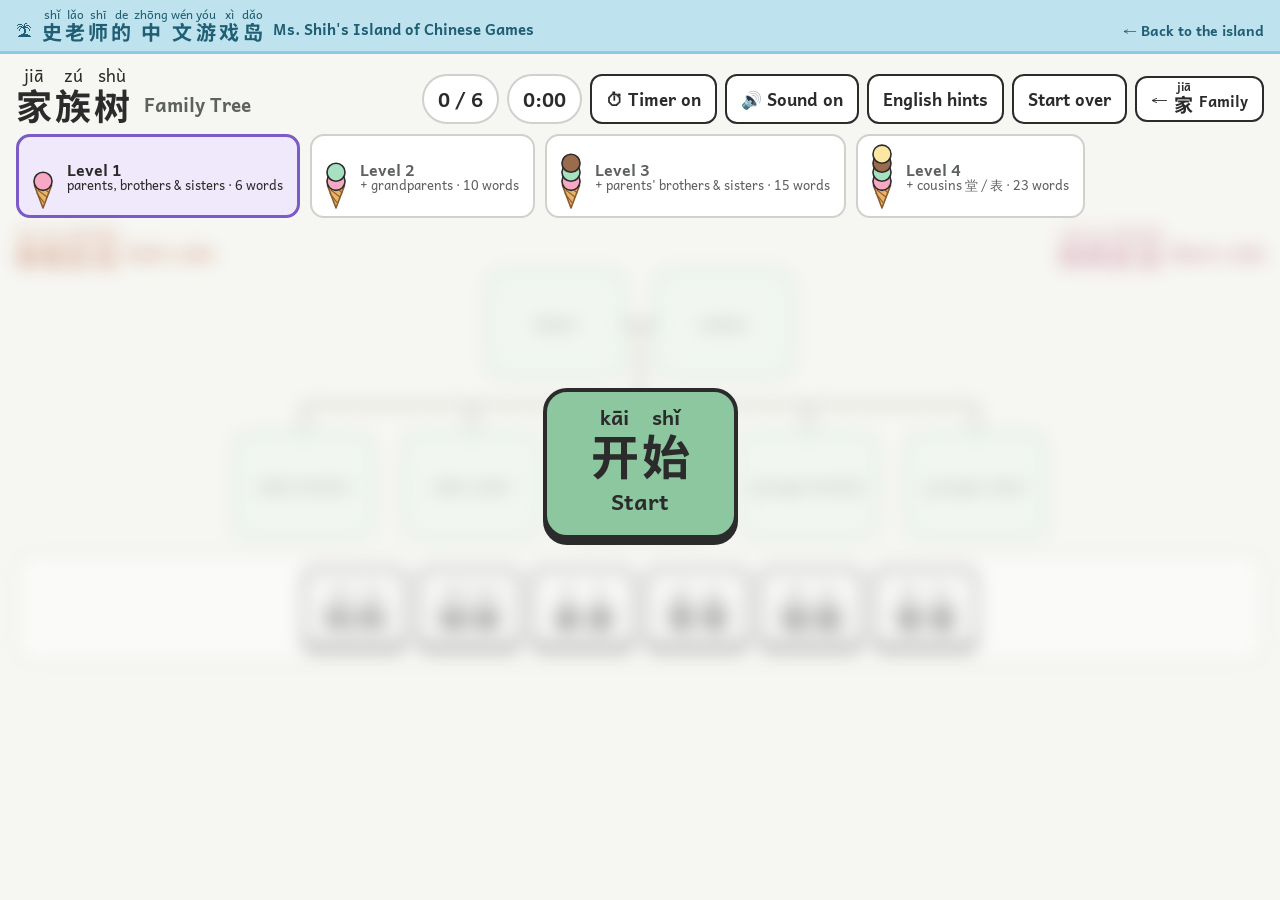
<file: games/tree.html>
<!doctype html>
<html lang="zh-CN">
<head>
<meta charset="utf-8">
<meta name="viewport" content="width=device-width, initial-scale=1">
<script src="../shared/gate.js"></script>
<title>家族树 Family Tree</title>
<link rel="preconnect" href="https://fonts.googleapis.com">
<link rel="stylesheet" href="https://fonts.googleapis.com/css2?family=Andika:wght@400;700&family=Noto+Sans+SC:wght@500;700&display=swap">
<link rel="stylesheet" href="../shared/common.css">
<style>
/* 拖拉玩法：把卡片拖到树上对的格子。树的形状写在 units/<单元>/words.js 的 UNIT.tree。用法：tree.html?unit=family */
:root { --branch: #8A8F88; }
.treebox { position: relative; width: 100%; --s: 1; }
.treebox svg { position: absolute; inset: 0; width: 100%; height: 100%; overflow: visible; }
.treebox svg path { fill: none; stroke: var(--branch); stroke-width: 3; stroke-linecap: round; stroke-linejoin: round; }
.treebox svg path.couple { stroke-width: 4; }
.side-label { position: absolute; top: 0; display: flex; align-items: flex-end; gap: 8px; font-size: 17px; font-weight: 700; }
.side-label .py { font-size: 13px; } .side-label .zh { font-size: 22px; }
.side-label.left { left: 0; } .side-label.right { right: 0; }
.c-dad { color: var(--dad-ink); } .c-mom { color: var(--mom-ink); } .c-me { color: var(--me-ink); }

.slot {
  position: absolute; border-radius: calc(14px * var(--s));
  border: 3px dashed var(--line); background: var(--card);
  display: flex; flex-direction: column; align-items: center; justify-content: center; gap: 2px; padding: 4px;
  transition: background .15s;
}
.slot.g-dad { border-color: var(--dad); background: var(--dad-soft); }
.slot.g-mom { border-color: var(--mom); background: var(--mom-soft); }
.slot.g-me { border-color: var(--me); background: var(--me-soft); }
.slot .hint { font-size: calc(15px * var(--s)); line-height: 1.12; color: var(--muted); text-align: center; }
.slot.hover { background: var(--card); border-style: solid; }
.slot.done, .slot.given { border-style: solid; background: var(--card); }
.hints-off .slot:not(.done):not(.given) .hint { visibility: hidden; }
.slot .py { font-size: calc(17px * var(--s)); } .slot .zh { font-size: calc(32px * var(--s)); }

.tray {
  background: var(--card); border: 2px solid var(--line); border-radius: 18px; padding: 12px; margin-top: 12px;
  display: flex; flex-wrap: wrap; gap: 10px; justify-content: center; min-height: 92px;
}
.card {
  width: 104px; min-height: 80px; border-radius: 12px; background: var(--card);
  border: 3px solid var(--ink); box-shadow: 0 3px 0 var(--ink);
  display: flex; flex-direction: column; align-items: center; justify-content: center; padding: 6px;
  cursor: grab; touch-action: none;
}
.card .py { font-size: 16px; } .card .zh { font-size: 30px; }
.card.dragging { position: fixed; z-index: 50; cursor: grabbing; box-shadow: 0 10px 24px rgba(43,43,43,.25); transform: scale(1.06); pointer-events: none; }
.card.placed { box-shadow: none; cursor: default; background: transparent; width: auto; min-height: 0; padding: 0; border: 0; }
.card.placed .py { font-size: calc(17px * var(--s)); } .card.placed .zh { font-size: calc(32px * var(--s)); }
.card.shake { animation: shake .35s; border-color: var(--bad); }
@media (max-width: 760px) { .card { width: 88px; } .card .zh { font-size: 24px; } .card .py { font-size: 13px; } }
</style>
</head>
<body class="game">
  <div class="gameHead">
    <div class="gameTitle"><span class="ruby" id="titleRuby"></span><span class="en" id="titleEn"></span></div>
    <div class="controls">
      <span class="pill" id="score">0 / 0</span>
      <span class="pill" id="timer">0:00</span>
      <button class="ctl" id="timerBtn" type="button"></button>
      <button class="ctl" id="soundBtn" type="button"></button>
      <button class="ctl" id="hintBtn" type="button" aria-pressed="true">English hints</button>
      <button class="ctl" id="resetBtn" type="button">Start over</button>
    </div>
  </div>
  <div class="levels" id="levels" aria-label="Level"></div>
  <div class="win" id="win" hidden><span><span class="ruby" id="winRuby"></span> Great job! <span id="winTime"></span></span><button class="ctl" id="againBtn" type="button">Play again</button></div>

  <div class="playArea waiting" id="playArea">
    <div class="playInner" id="app">
      <div class="treebox" id="treebox"><svg id="branches" aria-hidden="true"></svg></div>
      <div class="tray" id="tray" aria-label="Word cards"></div>
    </div>
  </div>

<script src="../shared/common.js"></script>
<script>
Shih.islandBar();
Shih.loadUnit().then(UNIT => {
  const WM = Shih.wordMap(UNIT);
  const LEVELS = UNIT.levels || [{ note: '' }];
  const GIVEN = UNIT.treeGiven || ['我'];          // people already on the tree (not cards)
  const title = UNIT.treeTitle || { zh: '家族树', py: 'jiā zú shù', en: 'Family Tree' };
  document.title = `${title.zh} ${title.en}`;
  document.getElementById('titleRuby').innerHTML = Shih.ruby(title.zh, title.py);
  document.getElementById('titleEn').textContent = title.en;
  document.getElementById('winRuby').innerHTML = Shih.ruby('太棒了', 'tài bàng le');

  const treebox = document.getElementById('treebox'), svg = document.getElementById('branches');
  const tray = document.getElementById('tray'), scoreEl = document.getElementById('score');
  const winEl = document.getElementById('win'), winTime = document.getElementById('winTime');
  const timerEl = document.getElementById('timer'), timer = Shih.timer(timerEl);
  const timerOn = Shih.toggle(document.getElementById('timerBtn'), 'timer', '⏱ Timer on', '⏱ Timer off', true, on => { timerEl.hidden = !on; });
  Shih.soundButton(document.getElementById('soundBtn'));

  // optional side labels, e.g. 爸爸这边 on the left, 妈妈这边 on the right
  (UNIT.treeSides || []).forEach((L, i) => {
    const d = document.createElement('div');
    d.className = 'side-label ' + (i === 0 ? 'left' : 'right') + ' c-' + (L.side || 'me');
    d.innerHTML = `<span class="ruby">${Shih.ruby(L.zh, L.py)}</span><span>${Shih.esc(L.en)}</span>`;
    treebox.appendChild(d);
  });

  const lvOf = n => (WM[n] ? (WM[n].level || 1) : 1);
  const families = UNIT.tree.map(([p, k]) => ({ parents: p.trim().split(/\s+/), kids: k.trim().split(/\s+/) }));
  const allPeople = [...new Set(families.flatMap(f => f.parents.concat(f.kids)))];
  allPeople.filter(n => !WM[n]).forEach(n => console.warn('Not in the word list:', n));

  let level = Shih.startLevel('treeLevel', LEVELS.length);
  const visibleAt = lv => n => GIVEN.includes(n) || lvOf(n) <= lv;
  const cardsAt = lv => allPeople.filter(visibleAt(lv)).filter(n => !GIVEN.includes(n));
  const paintLevels = Shih.levelButtons(document.getElementById('levels'), LEVELS, level,
    lv => cardsAt(lv).length, lv => { level = lv; Shih.set('treeLevel', lv); setup(); });

  // ===== layout: generations from "who are whose parents", then place each row =====
  let L = null;   // current layout
  function buildLayout() {
    const vis = visibleAt(level);
    const fams = families.map(f => ({ parents: f.parents.filter(vis), kids: f.kids.filter(vis) }))
                         .filter(f => f.parents.length && f.kids.length);
    const gen = {};
    if (fams.length) gen[fams[0].parents[0]] = 0;
    for (let guard = 0, changed = true; changed && guard < 200; guard++) {
      changed = false;
      fams.forEach(f => {
        let g;
        f.parents.forEach(p => { if (gen[p] !== undefined) g = gen[p]; });
        if (g === undefined) f.kids.forEach(k => { if (gen[k] !== undefined) g = gen[k] - 1; });
        if (g === undefined) return;
        f.parents.forEach(p => { if (gen[p] === undefined) { gen[p] = g; changed = true; } });
        f.kids.forEach(k => { if (gen[k] === undefined) { gen[k] = g + 1; changed = true; } });
      });
    }
    const people = Object.keys(gen);
    if (!people.length) GIVEN.forEach(n => gen[n] = 0);
    const minG = Math.min(...Object.values(gen));
    Object.keys(gen).forEach(n => gen[n] -= minG);
    const maxG = Math.max(...Object.values(gen));

    const partnerOf = {};
    fams.forEach(f => { if (f.parents.length === 2) { partnerOf[f.parents[0]] = f.parents[1]; partnerOf[f.parents[1]] = f.parents[0]; } });
    const isKid = new Set(fams.flatMap(f => f.kids));

    // order of each row
    const rows = [], group = {};
    let gid = 0;
    for (let g = 0; g <= maxG; g++) {
      const row = [];
      if (g === 0) {
        fams.forEach(f => { if (gen[f.parents[0]] === 0) { gid++; f.parents.forEach(p => { if (!row.includes(p)) { row.push(p); group[p] = gid; } }); } });
      } else {
        const above = rows[g - 1];
        const idx = n => above.indexOf(n);
        fams.filter(f => gen[f.parents[0]] === g - 1)
            .map((f, i) => ({ f, i, at: f.parents.reduce((s, p) => s + idx(p), 0) / f.parents.length }))
            .sort((a, b) => a.at - b.at || a.i - b.i)
            .forEach(({ f }) => { gid++; f.kids.forEach(k => { if (!row.includes(k)) { row.push(k); group[k] = gid; } }); });
      }
      // people who only marry in: stand next to their partner
      Object.keys(gen).filter(n => gen[n] === g && !row.includes(n)).forEach(n => {
        const pt = partnerOf[n], at = pt ? row.indexOf(pt) : -1;
        if (at >= 0) { row.splice(at + 1, 0, n); group[n] = group[pt]; } else { row.push(n); group[n] = ++gid; }
      });
      rows.push(row);
    }

    // x positions in slot units: 1 = one slot wide
    const GAP = 0.2, GROUPGAP = 0.55;
    const x = {};
    const spacing = (a, b) => 1 + (group[a] === group[b] || partnerOf[a] === b ? GAP : GROUPGAP);
    rows.forEach(row => { let cx = 0; row.forEach((n, i) => { if (i) cx += spacing(row[i - 1], n); x[n] = cx; }); });

    // keep the row order, stay as close as possible to the wanted spots (pool-adjacent-violators)
    function settle(row, want) {
      const off = [0];
      for (let i = 1; i < row.length; i++) off[i] = off[i - 1] + spacing(row[i - 1], row[i]);
      const blocks = [];
      row.forEach((n, i) => {
        blocks.push({ sum: want[n] - off[i], cnt: 1, start: i });
        while (blocks.length > 1 && blocks[blocks.length - 2].sum / blocks[blocks.length - 2].cnt > blocks[blocks.length - 1].sum / blocks[blocks.length - 1].cnt) {
          const b = blocks.pop(); const a = blocks[blocks.length - 1]; a.sum += b.sum; a.cnt += b.cnt;
        }
      });
      blocks.forEach((b, bi) => {
        const end = bi + 1 < blocks.length ? blocks[bi + 1].start : row.length;
        for (let i = b.start; i < end; i++) x[row[i]] = b.sum / b.cnt + off[i];
      });
    }
    const center = ns => ns.reduce((s, n) => s + x[n], 0) / ns.length;
    const hasOwnFamily = new Set(fams.flatMap(f => f.parents));
    function bottomUp() {
      for (let g = maxG - 1; g >= 0; g--) {          // parents above the middle of their children
        const want = {}; rows[g].forEach(n => want[n] = x[n]);
        fams.filter(f => gen[f.parents[0]] === g).forEach(f => {
          const c = center(f.kids);
          if (f.parents.length === 2) { const h = (1 + GAP) / 2; want[f.parents[0]] = c - h; want[f.parents[1]] = c + h; }
          else want[f.parents[0]] = c;
        });
        settle(rows[g], want);
      }
    }
    function topDown() {
      for (let g = 1; g <= maxG; g++) {              // children under their parents, siblings close together
        const want = {}; rows[g].forEach(n => want[n] = x[n]);
        fams.filter(f => gen[f.kids[0]] === g).forEach(f => {
          const ks = f.kids, off = [0];
          for (let i = 1; i < ks.length; i++) off[i] = off[i - 1] + spacing(ks[i - 1], ks[i]);
          const anchors = ks.map((k, i) => i).filter(i => hasOwnFamily.has(ks[i]));
          if (!anchors.length) {                      // nobody here has a family yet: center the group
            const c = center(f.parents) - off[off.length - 1] / 2;
            ks.forEach((k, i) => want[k] = c + off[i]);
          } else {                                    // others huddle next to the nearest sibling who has a family
            ks.forEach((k, i) => {
              if (anchors.includes(i)) return;
              const a = anchors.reduce((b, j) => Math.abs(j - i) < Math.abs(b - i) ? j : b, anchors[0]);
              want[k] = x[ks[a]] + off[i] - off[a];
            });
          }
        });
        rows[g].filter(n => !isKid.has(n) && partnerOf[n]).forEach(n => { want[n] = want[partnerOf[n]] + 1 + GAP; });
        settle(rows[g], want);
      }
    }
    for (let it = 0; it < 12; it++) { bottomUp(); topDown(); }
    bottomUp();
    const minX = Math.min(...Object.values(x)), maxX = Math.max(...Object.values(x)) + 1;
    Object.keys(x).forEach(n => x[n] -= minX);
    return { rows, gen, x, fams, width: maxX - minX, maxG, partnerOf };
  }

  // ===== draw slots + branches =====
  const slots = {};
  function draw() {
    const W = treebox.clientWidth;
    const unit = Math.min(140, W / L.width);
    const w = unit, h = Math.max(64, Math.min(104, unit * 0.8));
    const vgap = Math.max(40, Math.min(58, h * 0.6)), top = (UNIT.treeSides || []).length ? 44 : 6;
    const offsetX = (W - L.width * unit) / 2;
    treebox.style.setProperty('--s', Math.max(0.62, Math.min(1, unit / 132)).toFixed(3));
    const pos = {};
    Object.keys(L.x).forEach(n => {
      pos[n] = { x: offsetX + L.x[n] * unit + 2, y: top + L.gen[n] * (h + vgap) };
      Object.assign(slots[n].style, { left: pos[n].x + 'px', top: pos[n].y + 'px', width: (w - 4) + 'px', height: h + 'px' });
    });
    treebox.style.height = (top + (L.maxG + 1) * (h + vgap) - vgap + 4) + 'px';
    let d = '', dc = '';
    L.fams.forEach(f => {
      const kidTop = pos[f.kids[0]].y, busY = kidTop - vgap / 2;
      let mx, fromY;
      if (f.parents.length === 2) {
        const [a, b] = f.parents.map(p => pos[p]).sort((p, q) => p.x - q.x);
        const ya = a.y + h / 2;
        dc += `M${a.x + w - 4} ${ya} L${b.x} ${ya} `;
        mx = (a.x + w - 4 + b.x) / 2; fromY = ya;
      } else { const p = pos[f.parents[0]]; mx = p.x + (w - 4) / 2; fromY = p.y + h; }
      const tops = f.kids.map(k => pos[k].x + (w - 4) / 2);
      d += `M${mx} ${fromY} L${mx} ${busY} M${Math.min(mx, ...tops)} ${busY} L${Math.max(mx, ...tops)} ${busY} `;
      tops.forEach(tx => d += `M${tx} ${busY} L${tx} ${kidTop} `);
    });
    svg.innerHTML = `<path d="${d}"></path><path class="couple" d="${dc}"></path>`;
  }

  function enHTML(en) {
    let t = Shih.esc(en || '');
    if (/cousin/.test(t)) t = t.replace(/^(older|younger)\s+/, '$1<br>');
    return t.replace(/\s*\(/, '<br>(');
  }
  const hintEl = n => { const e = document.createElement('span'); e.className = 'hint'; e.innerHTML = enHTML(WM[n] ? WM[n].en : ''); return e; };
  const pyOf = n => (WM[n] ? WM[n].py : '');

  let placed = 0, total = 0;
  const wait = Shih.startCover(document.getElementById('playArea'), () => { if (timerOn()) timer.start(); });
  function setup() {
    paintLevels(level);
    L = buildLayout();
    Object.values(slots).forEach(s => s.remove());
    Object.keys(slots).forEach(k => delete slots[k]);
    Object.keys(L.x).forEach(n => {
      const s = document.createElement('div');
      s.className = 'slot g-' + ((WM[n] && WM[n].side) || 'me');
      s.dataset.answer = n;
      if (GIVEN.includes(n)) { s.classList.add('given'); s.insertAdjacentHTML('beforeend', `<span class="ruby">${Shih.ruby(n, pyOf(n))}</span>`); }
      s.appendChild(hintEl(n));
      treebox.appendChild(s);
      slots[n] = s;
    });
    const cards = Object.keys(L.x).filter(n => !GIVEN.includes(n));
    for (let i = cards.length - 1; i > 0; i--) { const j = Math.floor(Math.random() * (i + 1)); [cards[i], cards[j]] = [cards[j], cards[i]]; }
    tray.innerHTML = '';
    cards.forEach(n => tray.appendChild(makeCard(n)));
    placed = 0; total = cards.length;
    timer.reset(); winEl.hidden = true; updateScore();
    draw();
    wait();
  }
  function updateScore() {
    scoreEl.textContent = `${placed} / ${total}`;
    if (total && placed === total) {
      const ms = timer.stop();
      winTime.textContent = timerOn() ? 'Time: ' + Shih.fmt(ms) : '';
      winEl.hidden = false;
    }
  }
  function makeCard(n) {
    const c = document.createElement('div');
    c.className = 'card'; c.dataset.word = n;
    c.innerHTML = `<span class="ruby">${Shih.ruby(n, pyOf(n))}</span>`;
    c.addEventListener('pointerdown', startDrag);
    return c;
  }

  // ===== drag and drop =====
  let drag = null;
  function startDrag(e) {
    const card = e.currentTarget;
    if (card.classList.contains('placed') || drag) return;
    e.preventDefault();
    Shih.speak(card.dataset.word);
    const r = card.getBoundingClientRect();
    const ph = document.createElement('div');
    ph.style.width = r.width + 'px'; ph.style.height = r.height + 'px';
    card.after(ph);
    drag = { card, ph, dx: e.clientX - r.left, dy: e.clientY - r.top, id: e.pointerId, over: null };
    card.classList.add('dragging'); card.style.width = r.width + 'px';
    moveTo(e.clientX, e.clientY);
    addEventListener('pointermove', onMove); addEventListener('pointerup', onUp); addEventListener('pointercancel', onUp);
  }
  function moveTo(x, y) { drag.card.style.left = (x - drag.dx) + 'px'; drag.card.style.top = (y - drag.dy) + 'px'; }
  function slotAt(x, y) {
    const el = document.elementFromPoint(x, y);
    const s = el && el.closest('.slot');
    return s && !s.classList.contains('done') && !s.classList.contains('given') ? s : null;
  }
  function onMove(e) {
    if (!drag || e.pointerId !== drag.id) return;
    moveTo(e.clientX, e.clientY);
    const s = slotAt(e.clientX, e.clientY);
    if (s !== drag.over) { if (drag.over) drag.over.classList.remove('hover'); if (s) s.classList.add('hover'); drag.over = s; }
  }
  function onUp(e) {
    if (!drag || e.pointerId !== drag.id) return;
    removeEventListener('pointermove', onMove); removeEventListener('pointerup', onUp); removeEventListener('pointercancel', onUp);
    const { card, ph } = drag;
    const s = slotAt(e.clientX, e.clientY);
    if (drag.over) drag.over.classList.remove('hover');
    card.classList.remove('dragging'); card.style.left = card.style.top = card.style.width = '';
    ph.remove();
    if (s && s.dataset.answer === card.dataset.word) {
      card.classList.add('placed'); s.classList.add('done');
      s.innerHTML = ''; s.appendChild(card); s.appendChild(hintEl(card.dataset.word));
      placed++; updateScore();
    } else if (s) {
      card.classList.add('shake'); setTimeout(() => card.classList.remove('shake'), 400);
    }
    drag = null;
  }

  const hintBtn = document.getElementById('hintBtn');
  hintBtn.addEventListener('click', () => {
    const on = hintBtn.getAttribute('aria-pressed') !== 'true';
    hintBtn.setAttribute('aria-pressed', String(on));
    document.getElementById('app').classList.toggle('hints-off', !on);
  });
  document.getElementById('resetBtn').addEventListener('click', setup);
  document.getElementById('againBtn').addEventListener('click', setup);
  addEventListener('resize', () => L && draw());
  if (document.fonts && document.fonts.ready) document.fonts.ready.then(() => L && draw());
  setup();
});
</script>
</body>
</html>
</file>
<file: shared/common.css>
/* =====================================================================
   共用样式：所有游戏都用这一份（颜色、拼音排版、按钮、岛的横条、开始画面）
   ===================================================================== */
:root {
  --bg: #F6F6F2;
  --ink: #2B2B2B;
  --muted: #5E625E;
  --card: #FFFFFF;
  --line: #CFD2CC;
  --sea: #BFE3EE;
  --sea-ink: #1F5E73;
  --pick: #7A5BC7;
  --pick-soft: #EFE9FB;
  --dad: #F2A65A; --dad-ink: #B4471C; --dad-soft: #FFF6E5; --dad-done: #FCDDBE;
  --mom: #EC8FB3; --mom-ink: #B23D6E; --mom-soft: #FDEEF3; --mom-done: #F9D3E2;
  --me: #8CC7A0;  --me-ink: #2F7A4D;  --me-soft: #EEF7F1;  --me-done: #D3EBDB;
  --night: #9B8BC4; --night-ink: #5E4B8B; --night-soft: #EFEAF8; --night-done: #DCD3F0;
  --bad: #C2372F;
  --f-zh: 'Noto Sans SC', 'PingFang SC', 'Microsoft YaHei', sans-serif;
  --f-latin: 'Andika', 'Trebuchet MS', system-ui, sans-serif;
}
* { box-sizing: border-box; }
[hidden] { display: none !important; }
html, body { margin: 0; }
body.game {
  min-height: 100%; background: var(--bg); color: var(--ink); font-family: var(--f-latin);
  padding: 0 max(16px, env(safe-area-inset-right, 0px)) 18px max(16px, env(safe-area-inset-left, 0px));
  user-select: none; -webkit-user-select: none;
}

/* pinyin above each character */
.ruby { display: inline-flex; gap: 3px; align-items: flex-end; }
.ruby > span { display: flex; flex-direction: column; align-items: center; }
.ruby .py { font-family: var(--f-latin); line-height: 1.1; white-space: nowrap; }
.ruby .zh { font-family: var(--f-zh); font-weight: 700; line-height: 1.1; }

/* the island bar across the top of every game: tap it to go back to the island */
.islandBarWrap {
  display: flex; align-items: center; gap: 10px; flex-wrap: wrap;
  margin: 0 calc(-1 * max(16px, env(safe-area-inset-left, 0px))) 12px;
  padding: 8px max(16px, env(safe-area-inset-left, 0px)) 8px;
  background: var(--sea); border-bottom: 3px solid #8CCBDD;
}
.islandBar { flex: 1; min-width: 0; display: flex; align-items: flex-end; gap: 10px; flex-wrap: wrap; color: var(--sea-ink); text-decoration: none; }
.placeBtn {
  display: inline-flex; align-items: flex-end; gap: 6px; flex: none;
  background: var(--card); color: var(--ink); text-decoration: none; font: 700 17px var(--f-latin);
  border: 2px solid var(--ink); border-radius: 12px; padding: 3px 14px 6px;
}
.placeBtn .ruby .py { font-size: 11px; } .placeBtn .ruby .zh { font-size: 19px; }
.placeBtn .en { font-size: 15px; padding-bottom: 1px; }
.placeBtn:hover { background: var(--pick-soft); }
.placeBtn:focus-visible { outline: 3px solid var(--sea-ink); outline-offset: 2px; }
.islandBar .ruby .py { font-size: 12px; } .islandBar .ruby .zh { font-size: 20px; }
.islandBar .en { font-weight: 700; font-size: 15px; padding-bottom: 2px; }
.islandBar .back { margin-left: auto; font-weight: 700; font-size: 14px; padding-bottom: 2px; }
.islandBar:hover .back { text-decoration: underline; }
.islandBar:focus-visible { outline: 3px solid var(--sea-ink); outline-offset: -3px; }

/* page header inside a game */
.gameHead { display: flex; align-items: flex-end; justify-content: space-between; gap: 12px; flex-wrap: wrap; margin-bottom: 10px; }
.gameTitle { display: flex; align-items: flex-end; gap: 14px; flex-wrap: wrap; }
.gameTitle .ruby .py { font-size: 17px; } .gameTitle .ruby .zh { font-size: 36px; }
.gameTitle .en { font-size: 19px; font-weight: 700; color: var(--muted); padding-bottom: 5px; }
.controls { display: flex; gap: 8px; align-items: center; flex-wrap: wrap; }
.pill { font-size: 20px; font-weight: 700; font-variant-numeric: tabular-nums; padding: 7px 14px; border-radius: 999px; background: var(--card); border: 2px solid var(--line); }
button.ctl {
  font: 700 17px var(--f-latin); color: var(--ink); background: var(--card);
  border: 2px solid var(--ink); border-radius: 12px; padding: 9px 14px; cursor: pointer;
}
button.ctl[aria-pressed="false"] { color: var(--muted); border-color: var(--line); }
button:focus-visible { outline: 3px solid var(--pick); outline-offset: 2px; }

/* ice cream level buttons */
.levels { display: flex; gap: 10px; flex-wrap: wrap; align-items: stretch; margin-bottom: 10px; }
.level {
  display: flex; align-items: center; gap: 8px; padding: 6px 14px 6px 8px; border-radius: 14px;
  border: 2px solid var(--line); background: var(--card); cursor: pointer; font: 700 16px var(--f-latin); color: var(--muted);
}
.level svg { width: 32px; height: 66px; flex: none; }
.level .lv-text { display: flex; flex-direction: column; align-items: flex-start; line-height: 1.15; text-align: left; }
.level .lv-text small { font-weight: 400; font-size: 13px; }
.level[aria-pressed="true"] { border: 3px solid var(--pick); background: var(--pick-soft); color: var(--ink); }

/* start cover: the play area stays blurred until Start is pressed */
.playArea { position: relative; }
.playArea.waiting > .playInner { filter: blur(9px); opacity: .5; pointer-events: none; }
.startCover { position: absolute; inset: 0; display: flex; align-items: flex-start; justify-content: center; padding-top: min(18vh, 160px); z-index: 5; }
.startBtn {
  display: flex; flex-direction: column; align-items: center; gap: 2px; cursor: pointer;
  font: 700 22px var(--f-latin); color: var(--ink); background: var(--me); border: 4px solid var(--ink);
  border-radius: 24px; padding: 14px 44px 16px; box-shadow: 0 6px 0 var(--ink);
}
.startBtn .ruby .py { font-size: 20px; } .startBtn .ruby .zh { font-size: 48px; }
.startBtn:active { transform: translateY(3px); box-shadow: 0 3px 0 var(--ink); }

.win {
  display: flex; align-items: center; justify-content: center; gap: 14px; flex-wrap: wrap;
  text-align: center; font-size: 22px; font-weight: 700; color: var(--me-ink);
  background: var(--me-soft); border: 2px solid var(--me); border-radius: 14px; padding: 10px; margin-bottom: 10px;
}
.win .zh { font-size: 32px; }
.win button.ctl { border-color: var(--me-ink); color: var(--me-ink); }
.help { margin: 0 0 10px; font-size: 18px; color: var(--muted); }
@keyframes shake { 0%,100% { transform: translateX(0) } 25% { transform: translateX(-8px) } 75% { transform: translateX(8px) } }
@media (prefers-reduced-motion: reduce) { * { animation: none !important; transition: none !important; } }

/* word cards that can be dragged (鬼屋的游戏) */
.wcard {
  display: inline-flex; flex-direction: column; align-items: center; justify-content: center;
  min-width: 88px; min-height: 70px; padding: 6px 12px; border-radius: 12px; background: var(--card);
  border: 3px solid var(--ink); box-shadow: 0 3px 0 var(--ink); cursor: grab; touch-action: none;
}
.wcard .py { font-size: 15px; } .wcard .zh { font-size: 28px; }
.wcard.dragging { position: fixed; z-index: 50; cursor: grabbing; box-shadow: 0 10px 24px rgba(43,43,43,.25); transform: scale(1.06); pointer-events: none; }
.wcard.picked { outline: 4px solid var(--pick); outline-offset: 2px; }
.wcard.used { visibility: hidden; }
.wcard.shake { animation: shake .35s; border-color: var(--bad); }
.cardPh { display: inline-block; }
.bank { display: flex; flex-wrap: wrap; gap: 10px; justify-content: center; padding: 12px; background: var(--card); border: 2px solid var(--line); border-radius: 18px; }
.dropSlot {
  display: inline-flex; flex-direction: column; align-items: center; justify-content: center;
  min-width: 100px; min-height: 70px; padding: 4px 10px; border-radius: 12px;
  border: 3px dashed var(--night); background: var(--night-soft);
}
.dropSlot.hover { border-style: solid; background: var(--card); }
.dropSlot.filled { border-style: solid; border-color: var(--me); background: var(--me-done); }
.dropSlot .py { font-size: 15px; } .dropSlot .zh { font-size: 28px; }

/* 中国算盘（数字的游戏） */
svg.abacus { display: block; width: 100%; height: auto; touch-action: manipulation; }
svg.abacus .bd { transition: transform .14s ease-out; }
svg.abacus.live .bd { cursor: pointer; }
svg.abacus.live .bd:hover { fill: #D9694E; }
svg.abacus .ab-py { font: 15px var(--f-latin); fill: var(--muted); }
svg.abacus .ab-zh { font: 700 26px var(--f-zh); fill: var(--ink); }
svg.abacus .ab-en { font: 700 14px var(--f-latin); fill: var(--muted); }
/* 加减法的符号：有颜色、有圆圈，不会看成「十」 */
.op { display: inline-flex; align-items: center; justify-content: center; width: 1.25em; height: 1.25em; border-radius: 50%;
  font: 700 1em/1 var(--f-latin); color: #fff; flex: none; }
.op.plus { background: #2F7A4D; } .op.minus { background: #D9572B; }
</file>
